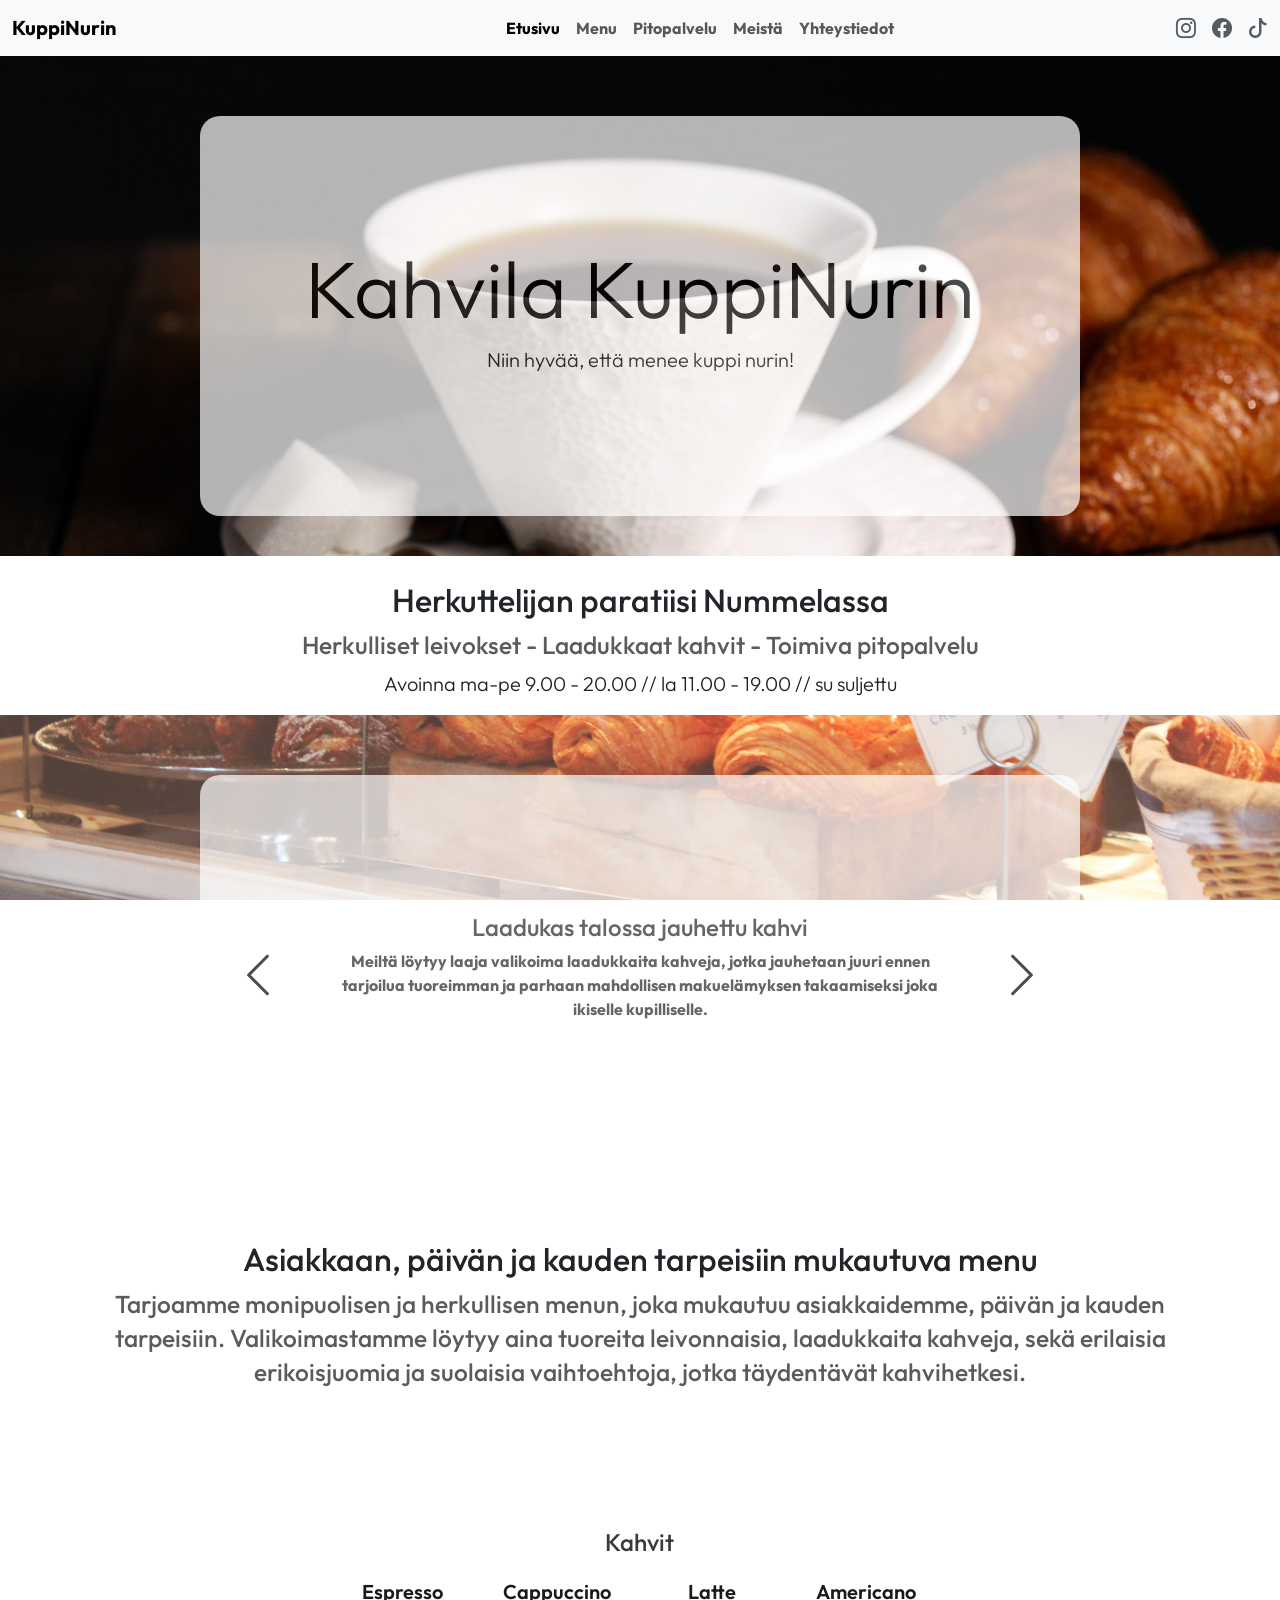
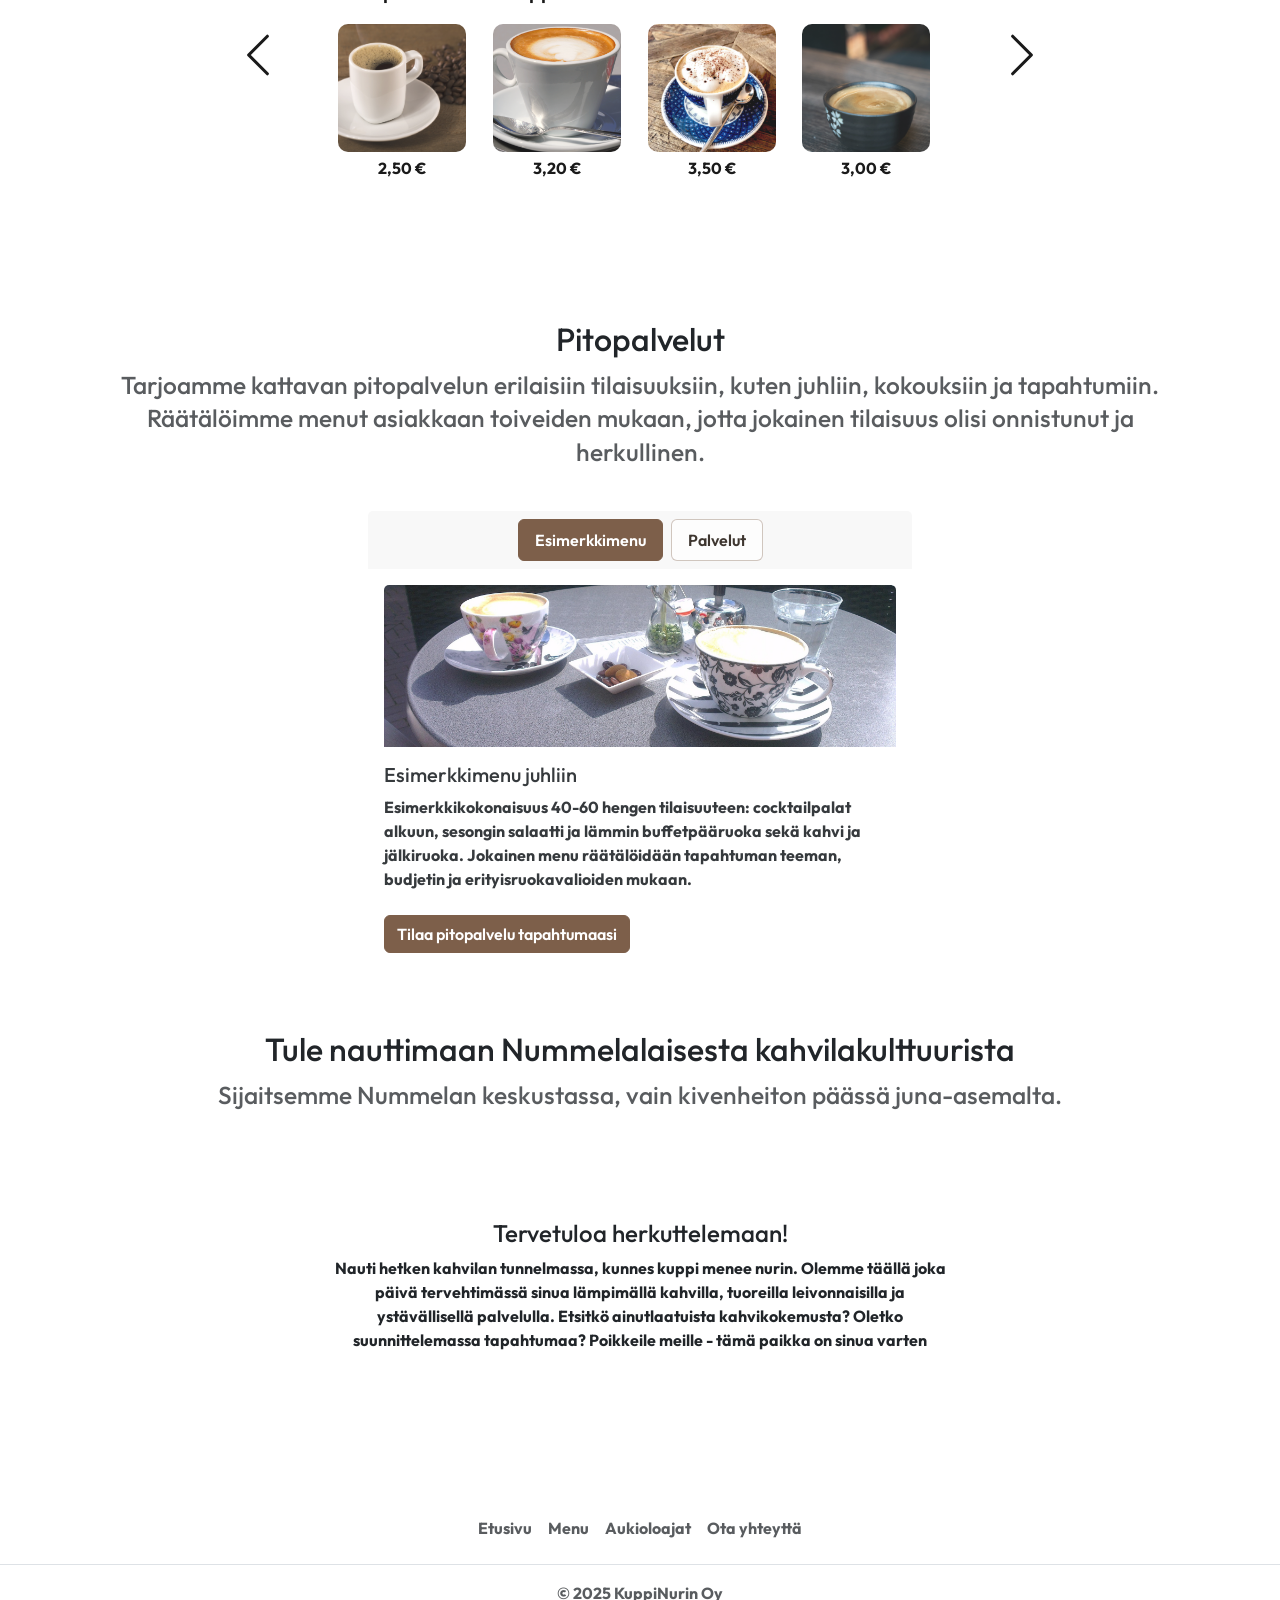
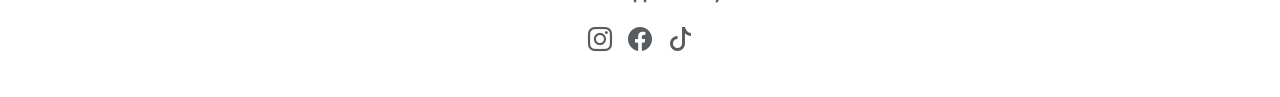
<file: index.html>
<!doctype html>
<html lang="fi">

<head>
  <!-- Global metadata, typography, and Bootstrap styles -->
  <meta charset="UTF-8" />
  <meta name="viewport" content="width=device-width, initial-scale=1.0" />
  <title>KuppiNurin | Etusivu</title>
  <link href="https://cdn.jsdelivr.net/npm/bootstrap@5.3.8/dist/css/bootstrap.min.css" rel="stylesheet"
    integrity="sha384-sRIl4kxILFvY47J16cr9ZwB07vP4J8+LH7qKQnuqkuIAvNWLzeN8tE5YBujZqJLB" crossorigin="anonymous" />
  <link rel="stylesheet" href="index_style.css" />
  <link rel="stylesheet" href="https://cdn.jsdelivr.net/npm/bootstrap-icons@1.11.3/font/bootstrap-icons.min.css" />
  <link rel="preconnect" href="https://fonts.googleapis.com" />
  <link rel="preconnect" href="https://fonts.gstatic.com" crossorigin />
  <link href="https://fonts.googleapis.com/css2?family=Outfit:wght@100..900&display=swap" rel="stylesheet" />
</head>

<body>
  <!-- Sticky top navigation and hero banner -->
  <header>
    <nav class="navbar navbar-expand-lg bg-body-tertiary justify-content-center" id="stickynav">
      <div class="container-fluid">
        <a class="navbar-brand" href="./index.html">KuppiNurin</a>
        <button class="navbar-toggler" type="button" data-bs-toggle="collapse"
          data-bs-target="#navbar-supported-content" aria-controls="navbar-supported-content" aria-expanded="false"
          aria-label="Toggle navigation">
          <span class="navbar-toggler-icon"></span>
        </button>
        <div class="collapse navbar-collapse" id="navbar-supported-content">
          <ul class="navbar-nav mx-auto mb-2 mb-lg-0">
            <li class="nav-item">
              <a class="nav-link active" aria-current="page" href="./index.html">Etusivu</a>
            </li>
            <li class="nav-item">
              <a class="nav-link" href="./menu.html">Menu</a>
            </li>
            <li class="nav-item">
              <a class="nav-link" href="./pitopalvelu.html">Pitopalvelu</a>
            </li>
            <li class="nav-item">
              <a class="nav-link" href="./meista.html">Meistä</a>
            </li>
            <li class="nav-item">
              <a class="nav-link" href="./yhteystiedot.html">Yhteystiedot</a>
            </li>
          </ul>
          <div class="d-flex align-items-center gap-3 ms-lg-auto mt-2 mt-lg-0">
            <a class="nav-link px-0 py-0 text-body-secondary" href="https://www.instagram.com" target="_blank"
              rel="noopener noreferrer" aria-label="Instagram">
              <i class="bi bi-instagram fs-5"></i>
            </a>
            <a class="nav-link px-0 py-0 text-body-secondary" href="https://www.facebook.com" target="_blank"
              rel="noopener noreferrer" aria-label="Facebook">
              <i class="bi bi-facebook fs-5"></i>
            </a>
            <a class="nav-link px-0 py-0 text-body-secondary" href="https://www.tiktok.com" target="_blank"
              rel="noopener noreferrer" aria-label="TikTok">
              <i class="bi bi-tiktok fs-5"></i>
            </a>
          </div>
        </div>
      </div>
    </nav>
    <section id="hero-section">
      <div class="container-fluid" id="hero">
        <div class="container" id="herobackground">
          <div class="container justify-content-center" id="hero-content">
            <h1 class="display-1">Kahvila KuppiNurin</h1>
            <p class="lead">Niin hyvää, että menee kuppi nurin!</p>
          </div>
        </div>
      </div>
    </section>
  </header>
  <main>
    <!-- Business intro and opening-hours summary -->
    <section id="business-section">
      <div class="container" id="openinghours">
        <div class="container" id="openinghourscontent">
          <h2>Herkuttelijan paratiisi Nummelassa</h2>
          <h3>
            <small class="text-muted">Herkulliset leivokset - Laadukkaat kahvit - Toimiva
              pitopalvelu</small>
          </h3>
          <p class="lead">
            Avoinna ma-pe 9.00 - 20.00 // la 11.00 - 19.00 // su suljettu
          </p>
        </div>
      </div>
    </section>
    <!-- About carousel describing core coffee shop services -->
    <section id="information-section">
      <div class="container-fluid" id="businessdescription">
        <div class="container" id="businessdescriptionbackground">
          <div class="container justify-content-center" id="businessdescriptioncontent">
            <div id="businessdescription-carousel" class="carousel slide">
              <div class="carousel-inner">
                <div class="carousel-item active">
                  <div class="d-flex justify-content-center align-items-center">
                    <div class="text-center" id="business-caption-1">
                      <h4>Laadukas talossa jauhettu kahvi</h4>
                      <p>
                        Meiltä löytyy laaja valikoima laadukkaita kahveja,
                        jotka jauhetaan juuri ennen tarjoilua tuoreimman ja
                        parhaan mahdollisen makuelämyksen takaamiseksi joka
                        ikiselle kupilliselle.
                      </p>
                    </div>
                  </div>
                </div>
                <div class="carousel-item">
                  <div class="d-flex justify-content-center align-items-center">
                    <div class="text-center" id="business-caption-2">
                      <h4>Tuoreet leivonnaiset</h4>
                      <p>
                        Tarjoamme päivittäin tuoreita leivonnaisia, kuten
                        croissanteja, muffinsseja, ja muita herkullisia
                        vaihtoehtoja, jotka täydentävät kahvihetkesi.
                      </p>
                    </div>
                  </div>
                </div>
                <div class="carousel-item">
                  <div class="d-flex justify-content-center align-items-center">
                    <div class="text-center" id="business-caption-3">
                      <h4>Kattava pitopalvelu</h4>
                      <p>
                        Tarjoamme kattavan pitopalvelun erilaisiin
                        tilaisuuksiin, kuten juhliin, kokouksiin ja
                        tapahtumiin. Räätälöimme menut asiakkaan toiveiden
                        mukaan, jotta jokainen tilaisuus olisi onnistunut ja
                        herkullinen.
                      </p>
                    </div>
                  </div>
                </div>
              </div>
              <button class="carousel-control-prev" type="button" data-bs-target="#businessdescription-carousel"
                data-bs-slide="prev">
                <span class="carousel-control-prev-icon" aria-hidden="true"></span>
                <span class="visually-hidden">Previous</span>
              </button>
              <button class="carousel-control-next" type="button" data-bs-target="#businessdescription-carousel"
                data-bs-slide="next">
                <span class="carousel-control-next-icon" aria-hidden="true"></span>
                <span class="visually-hidden">Next</span>
              </button>
            </div>
          </div>
        </div>
      </div>
    </section>
    <!-- Menu preview carousel with links to exact products on menu page -->
    <section id="menu-section">
      <div class="container" id="menusectionseparator">
        <div class="container" id="menusectionseparatorcontent">
          <h2>Asiakkaan, päivän ja kauden tarpeisiin mukautuva menu</h2>
          <h3>
            <small class="text-muted">Tarjoamme monipuolisen ja herkullisen menun, joka mukautuu
              asiakkaidemme, päivän ja kauden tarpeisiin. Valikoimastamme
              löytyy aina tuoreita leivonnaisia, laadukkaita kahveja, sekä
              erilaisia erikoisjuomia ja suolaisia vaihtoehtoja, jotka
              täydentävät kahvihetkesi.
            </small>
          </h3>
        </div>
      </div>
      <div class="container-fluid" id="menuexamples">
        <div class="container" id="menuexamplebackground">
          <div class="container justify-content-center" id="menuexamplecontent">
            <div id="menu-carousel" class="carousel slide">
              <div class="carousel-inner">
                <!-- Carousel slide: coffees -->
                <div class="carousel-item active">
                  <div class="d-flex justify-content-center align-items-center">
                    <div class="text-center">
                      <h4>Kahvit</h4>
                      <div class="row" id="image-caption-coffee">
                        <ul class="list-group list-group-horizontal-sm">
                          <li class="list-group-item">
                            <a href="./menu.html?product=espresso">Espresso</a>
                            <img src="images/menu_expresso.jpg" alt="Espresso" />
                            <p>2,50 €</p>
                          </li>
                          <li class="list-group-item">
                            <a href="./menu.html?product=cappuccino">Cappuccino</a>
                            <img src="images/menu_cappuccino.jpg" alt="Cappuccino" />
                            <p>3,20 €</p>
                          </li>
                          <li class="list-group-item">
                            <a href="./menu.html?product=latte">Latte</a>
                            <img src="images/menu_latte.jpg" alt="Latte" />
                            <p>3,50 €</p>
                          </li>
                          <li class="list-group-item">
                            <a href="./menu.html?product=americano">Americano</a>
                            <img src="images/menu_americano.jpg" alt="Americano" />
                            <p>3,00 €</p>
                          </li>
                        </ul>
                      </div>
                    </div>
                  </div>
                </div>

                <!-- Carousel slide: pastries -->
                <div class="carousel-item">
                  <div class="d-flex justify-content-center align-items-center">
                    <div class="text-center">
                      <h4>Leivonnaiset</h4>
                      <div class="row" id="image-caption-pastries">
                        <ul class="list-group list-group-horizontal-sm">
                          <li class="list-group-item">
                            <a href="./menu.html?product=croissant">Croisantti</a>
                            <img src="images/menu_croissant.jpg" alt="Croisantti" />
                            <p>3,80 €</p>
                          </li>
                          <li class="list-group-item">
                            <a href="./menu.html?product=muffinssi">Muffinssi</a>
                            <img src="images/menu_muffin.jpg" alt="Muffinssi" />
                            <p>4,20 €</p>
                          </li>
                          <li class="list-group-item">
                            <a href="./menu.html?product=korvapuusti">Korvapuusti</a>
                            <img src="images/menu_korvapuusti.jpg" alt="Korvapuusti" />
                            <p>3,60 €</p>
                          </li>
                          <li class="list-group-item">
                            <a href="./menu.html?product=suklaakakku">Suklaakakku</a>
                            <img src="images/menu_chocolatecake.jpg" alt="Suklaakakku" />
                            <p>5,40 €</p>
                          </li>
                        </ul>
                      </div>
                    </div>
                  </div>
                </div>

                <!-- Carousel slide: special drinks -->
                <div class="carousel-item">
                  <div class="d-flex justify-content-center align-items-center">
                    <div class="text-center">
                      <h4>Erikoisjuomat</h4>
                      <div class="row" id="image-caption-specialdrinks">
                        <ul class="list-group list-group-horizontal-sm">
                          <li class="list-group-item">
                            <a href="./menu.html?product=chai%20latte">Chai Latte</a>
                            <img src="images/menu_chailatte.jpg" alt="Chai Latte" />
                            <p>4,90 €</p>
                          </li>
                          <li class="list-group-item">
                            <a href="./menu.html?product=matcha%20latte">Matcha Latte</a>
                            <img src="images/menu_matchalatte.jpg" alt="Matcha Latte" />
                            <p>5,20 €</p>
                          </li>
                          <li class="list-group-item">
                            <a href="./menu.html?product=caramel%20latte">Caramel Latte</a>
                            <img src="images/menu_caramellatte.jpg" alt="Caramel Latte" />
                            <p>3,60 €</p>
                          </li>
                          <li class="list-group-item">
                            <a href="./menu.html?product=affogato">Affogato</a>
                            <img src="images/menu_affogato.jpg" alt="Affogato" />
                            <p>5,40 €</p>
                          </li>
                        </ul>
                      </div>
                    </div>
                  </div>
                </div>

                <!-- Carousel slide: savory items -->
                <div class="carousel-item">
                  <div class="d-flex justify-content-center align-items-center">
                    <div class="text-center">
                      <h4>Suolaiset</h4>
                      <div class="row" id="image-caption-savory">
                        <ul class="list-group list-group-horizontal-sm">
                          <li class="list-group-item">
                            <a href="./menu.html?product=kana%20panini">Kana panini</a>
                            <img src="images/menu_chickenpanini.jpg" alt="Kana panini" />
                            <p>6,90 €</p>
                          </li>
                          <li class="list-group-item">
                            <a href="./menu.html?product=feta%20piirakka">Feta piirakka</a>
                            <img src="images/menu_fetapie.jpg" alt="Feta piirakka" />
                            <p>5,80 €</p>
                          </li>
                          <li class="list-group-item">
                            <a href="./menu.html?product=tonnikala%20toast">Tonnikala toast</a>
                            <img src="images/menu_tunatoast.jpg" alt="Tonnikala toast" />
                            <p>6,40 €</p>
                          </li>
                          <li class="list-group-item">
                            <a href="./menu.html?product=kasvis%20wrap">Kasvis wrap</a>
                            <img src="images/menu_vegetablewrap.jpg" alt="Kasvis wrap" />
                            <p>6,20 €</p>
                          </li>
                        </ul>
                      </div>
                    </div>
                  </div>
                </div>
              </div>
              <button class="carousel-control-prev" type="button" data-bs-target="#menu-carousel" data-bs-slide="prev">
                <span class="carousel-control-prev-icon" aria-hidden="true"></span>
                <span class="visually-hidden">Previous</span>
              </button>
              <button class="carousel-control-next" type="button" data-bs-target="#menu-carousel" data-bs-slide="next">
                <span class="carousel-control-next-icon" aria-hidden="true"></span>
                <span class="visually-hidden">Next</span>
              </button>
            </div>
          </div>
        </div>
      </div>
    </section>
    <!-- Catering preview with tabbed card content -->
    <section id="catering-section">
      <div class="container" id="cateringssectionseparator">
        <div class="container" id="cateringssectionseparatorcontent">
          <h2>Pitopalvelut</h2>
          <h3>
            <small class="text-muted">Tarjoamme kattavan pitopalvelun erilaisiin tilaisuuksiin, kuten
              juhliin, kokouksiin ja tapahtumiin. Räätälöimme menut asiakkaan
              toiveiden mukaan, jotta jokainen tilaisuus olisi onnistunut ja
              herkullinen.
            </small>
          </h3>
        </div>
      </div>
      <div class="container-fluid" id="catering">
        <div class="container" id="cateringbackground">
          <div class="container justify-content-center" id="cateringcontent">
            <div class="card">
              <div class="card-header">
                <ul class="nav nav-pills card-header-pills" id="catering-tabs" role="tablist">
                  <li class="nav-item">
                    <button class="nav-link active" id="catering-menu-tab" data-bs-toggle="pill"
                      data-bs-target="#catering-menu" type="button" role="tab" aria-controls="catering-menu"
                      aria-selected="true">
                      Esimerkkimenu
                    </button>
                  </li>
                  <li class="nav-item">
                    <button class="nav-link" id="catering-info-tab" data-bs-toggle="pill"
                      data-bs-target="#catering-info" type="button" role="tab" aria-controls="catering-info"
                      aria-selected="false">
                      Palvelut
                    </button>
                  </li>
                </ul>
              </div>
              <div class="card-body">
                <div class="tab-content" id="catering-tabs-content">
                  <div class="tab-pane fade show active" id="catering-menu" role="tabpanel"
                    aria-labelledby="catering-menu-tab" tabindex="0">
                    <img src="images/home_catering_example_one.jpg" class="card-img-top"
                      alt="Pitopalvelun esimerkkimenu" />
                    <h5 class="card-title pt-3">Esimerkkimenu juhliin</h5>
                    <p class="card-text">
                      Esimerkkikokonaisuus 40-60 hengen tilaisuuteen:
                      cocktailpalat alkuun, sesongin salaatti ja lämmin
                      buffetpääruoka sekä kahvi ja jälkiruoka. Jokainen menu
                      räätälöidään tapahtuman teeman, budjetin ja
                      erityisruokavalioiden mukaan.
                    </p>
                    <a href="./pitopalvelu.html#order-form-section" class="btn catering-cta-btn">
                      Tilaa pitopalvelu tapahtumaasi
                    </a>
                  </div>
                  <div class="tab-pane fade" id="catering-info" role="tabpanel" aria-labelledby="catering-info-tab"
                    tabindex="0">
                    <img src="images/home_catering_example_two.jpg" class="card-img-top"
                      alt="Pitopalvelun palvelukuvaus" />
                    <h5 class="card-title pt-3">Pitopalvelun palvelut</h5>
                    <p class="card-text">
                      Toimitamme, katamme ja tarvittaessa hoidamme tarjoilun
                      Nummelan alueella. Saatavilla ovat myös astiavuokraus,
                      henkilöstö sekä kasvis-, vegaani- ja
                      allergiaystävälliset vaihtoehdot. Suosittelemme varausta
                      1-2 viikkoa etukäteen.
                    </p>
                    <a href="./pitopalvelu.html#order-form-section" class="btn catering-cta-btn">
                      Tilaa pitopalvelu tapahtumaasi
                    </a>
                  </div>
                </div>
              </div>
            </div>
          </div>
        </div>
      </div>
    </section>
    <!-- Experience section with tabs -->
    <section id="experience-section">
      <div class="container" id="experiencesectionseparator">
        <div class="container" id="experiencesectionseparatorcontent">
          <h2>Tule nauttimaan Nummelalaisesta kahvilakulttuurista</h2>
          <h3>
            <small class="text-muted">
              Sijaitsemme Nummelan keskustassa, vain kivenheiton päässä juna-asemalta.
            </small>
          </h3>
        </div>
      </div>
      <div class="container-fluid" id="experience">
        <div class="container" id="experiencebackground">
          <div class="container justify-content-center" id="experiencecontent">
            <div id="experience-text-content">
              <h4>Tervetuloa herkuttelemaan!</h4>
              <p>Nauti hetken kahvilan tunnelmassa, kunnes kuppi menee nurin. Olemme täällä joka päivä tervehtimässä
                sinua lämpimällä
                kahvilla, tuoreilla leivonnaisilla ja ystävällisellä palvelulla. Etsitkö ainutlaatuista kahvikokemusta?
                Oletko
                suunnittelemassa tapahtumaa? Poikkeile meille - tämä paikka on sinua varten</p>
            </div>
          </div>
        </div>
      </div>
    </section>
  </main>
  <!-- Footer links and copyright -->
  <footer class="py-3 my-4">
    <ul class="nav justify-content-center border-bottom pb-3 mb-3">
      <li class="nav-item">
        <a href="./index.html" class="nav-link px-2 text-body-secondary">Etusivu</a>
      </li>
      <li class="nav-item">
        <a href="./menu.html" class="nav-link px-2 text-body-secondary">Menu</a>
      </li>
      <li class="nav-item">
        <a href="index.html#openinghours" class="nav-link px-2 text-body-secondary">Aukioloajat</a>
      </li>
      <li class="nav-item">
        <a href="./yhteystiedot.html#contact-section" class="nav-link px-2 text-body-secondary">Ota yhteyttä</a>
      </li>
    </ul>
    <p class="text-center text-body-secondary">© 2025 KuppiNurin Oy</p>
    <div class="d-flex justify-content-center align-items-center gap-3 mt-2">
      <a class="text-body-secondary fs-4" href="https://www.instagram.com" target="_blank" rel="noopener noreferrer"
        aria-label="Instagram">
        <i class="bi bi-instagram" aria-hidden="true"></i>
      </a>
      <a class="text-body-secondary fs-4" href="https://www.facebook.com" target="_blank" rel="noopener noreferrer"
        aria-label="Facebook">
        <i class="bi bi-facebook" aria-hidden="true"></i>
      </a>
      <a class="text-body-secondary fs-4" href="https://www.tiktok.com" target="_blank" rel="noopener noreferrer"
        aria-label="TikTok">
        <i class="bi bi-tiktok" aria-hidden="true"></i>
      </a>
    </div>

  </footer>
  <!-- Bootstrap JavaScript + site-specific behavior -->
  <script src="https://cdn.jsdelivr.net/npm/bootstrap@5.3.8/dist/js/bootstrap.bundle.min.js"
    integrity="sha384-FKyoEForCGlyvwx9Hj09JcYn3nv7wiPVlz7YYwJrWVcXK/BmnVDxM+D2scQbITxI"
    crossorigin="anonymous"></script>
  <script src="app.js"></script>
</body>

</html>
</file>
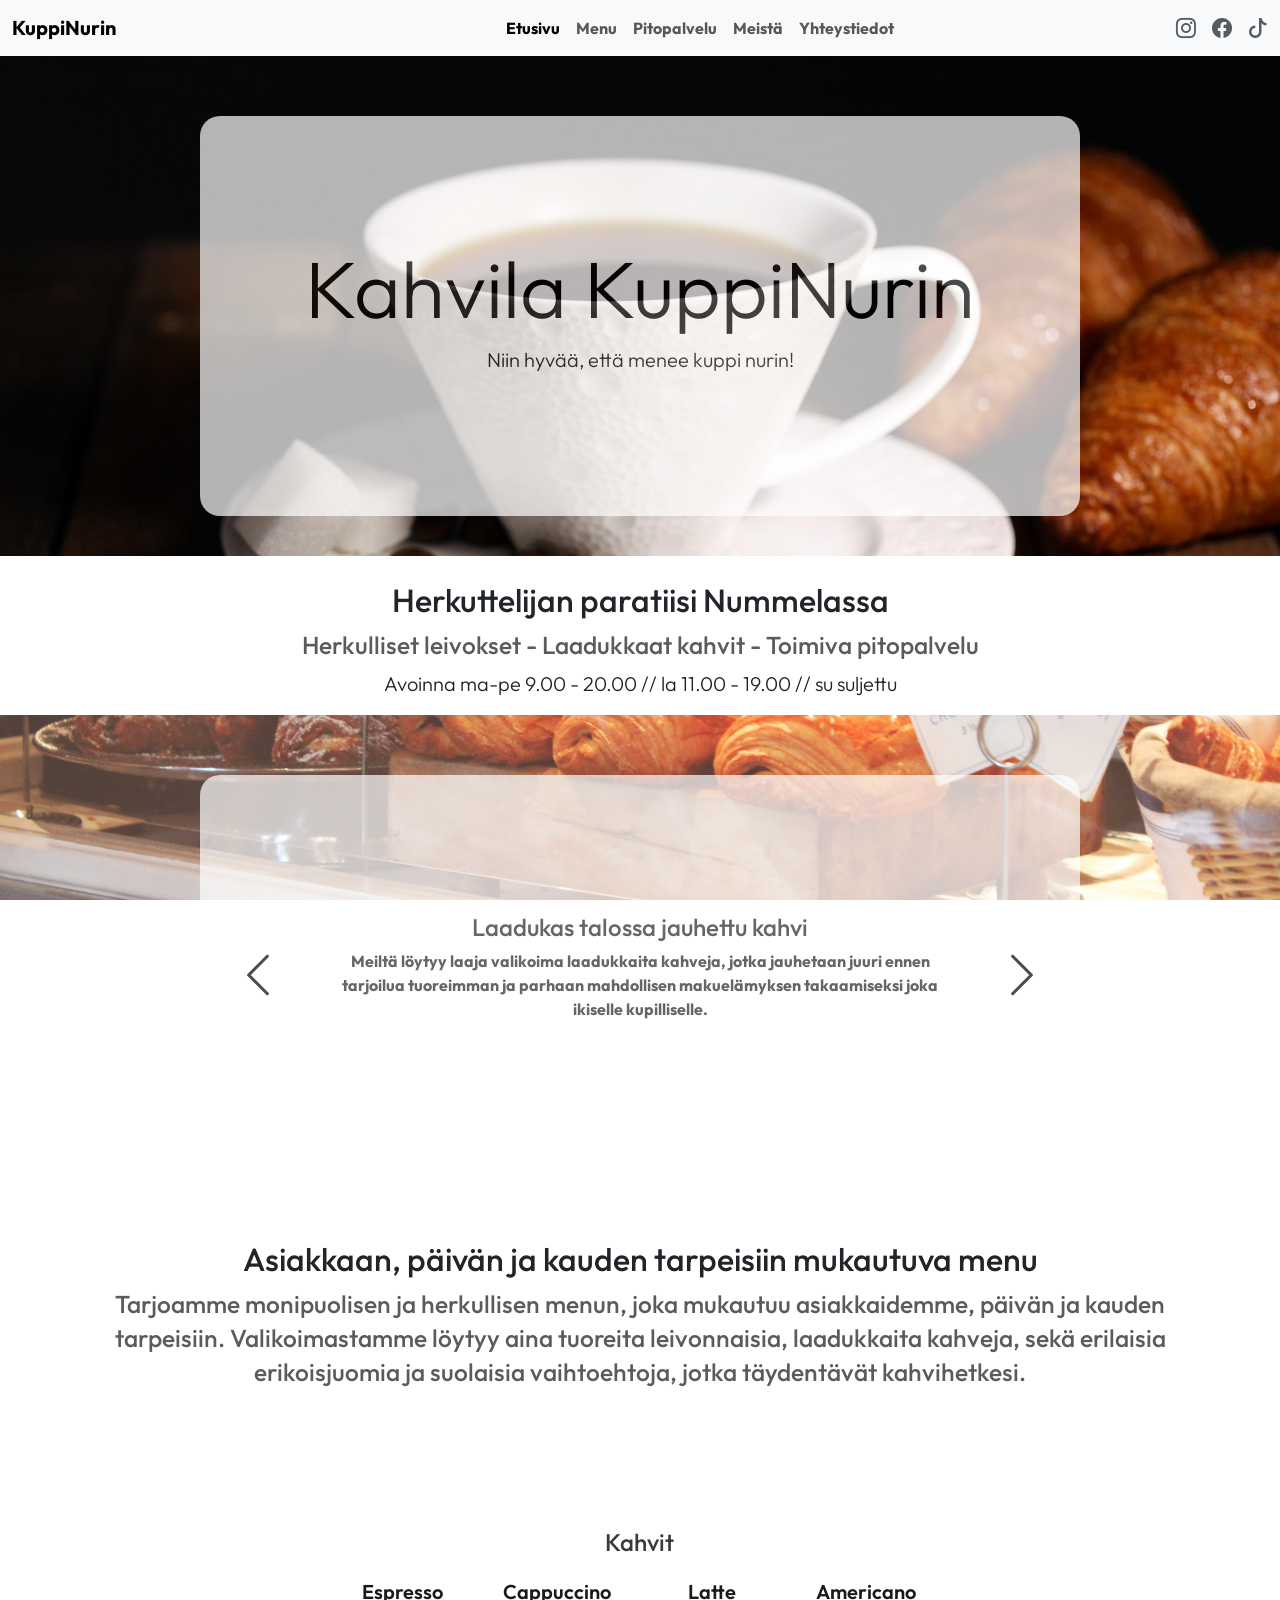
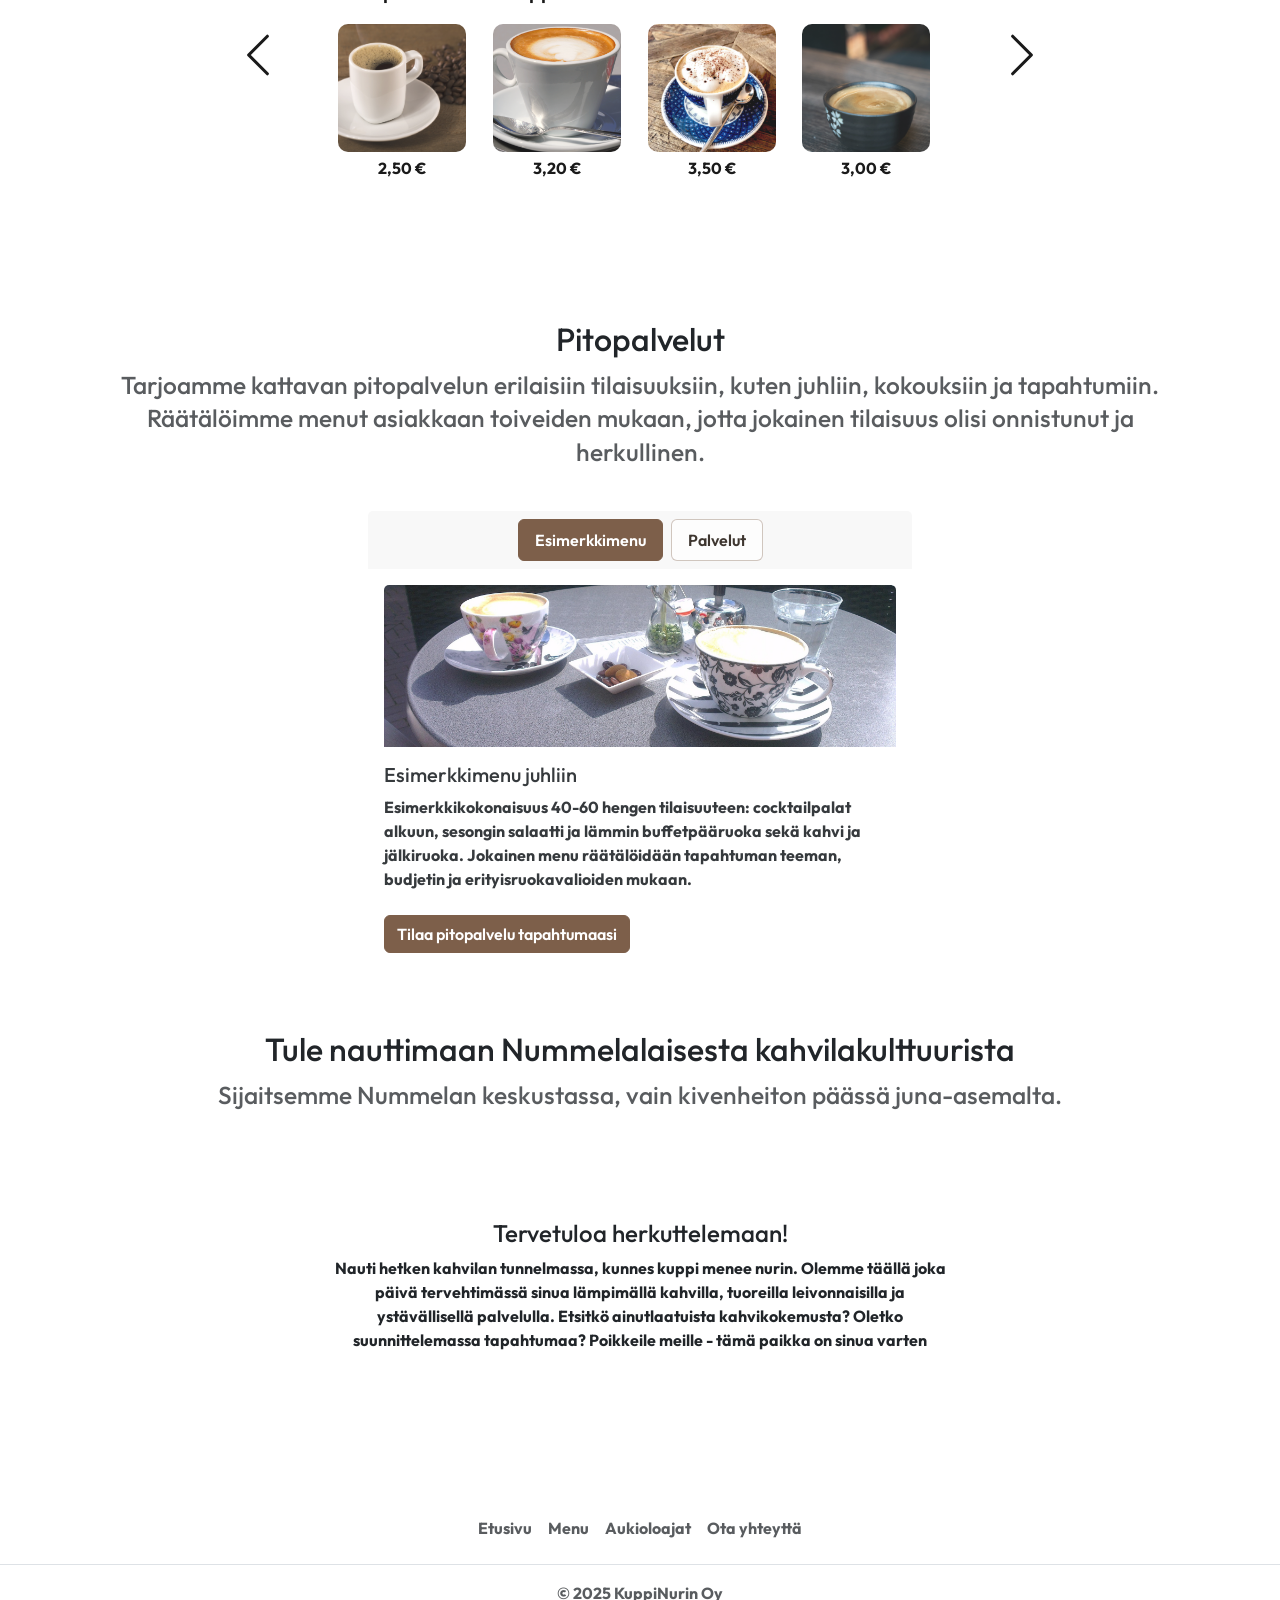
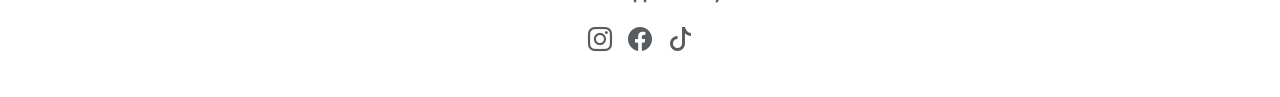
<file: html/index.html>
<!doctype html>
<html lang="fi">

<head>
  <!-- Global metadata, typography, and Bootstrap styles -->
  <meta charset="UTF-8" />
  <meta name="viewport" content="width=device-width, initial-scale=1.0" />
  <title>KuppiNurin | Etusivu</title>
  <link href="https://cdn.jsdelivr.net/npm/bootstrap@5.3.8/dist/css/bootstrap.min.css" rel="stylesheet"
    integrity="sha384-sRIl4kxILFvY47J16cr9ZwB07vP4J8+LH7qKQnuqkuIAvNWLzeN8tE5YBujZqJLB" crossorigin="anonymous" />
  <link rel="stylesheet" href="../css/index_style.css" />
  <link rel="stylesheet" href="https://cdn.jsdelivr.net/npm/bootstrap-icons@1.11.3/font/bootstrap-icons.min.css" />
  <link rel="preconnect" href="https://fonts.googleapis.com" />
  <link rel="preconnect" href="https://fonts.gstatic.com" crossorigin />
  <link href="https://fonts.googleapis.com/css2?family=Outfit:wght@100..900&display=swap" rel="stylesheet" />
</head>

<body>
  <!-- Sticky top navigation and hero banner -->
  <header>
    <nav class="navbar navbar-expand-lg bg-body-tertiary justify-content-center" id="stickynav">
      <div class="container-fluid">
        <a class="navbar-brand" href="./index.html">KuppiNurin</a>
        <button class="navbar-toggler" type="button" data-bs-toggle="collapse"
          data-bs-target="#navbar-supported-content" aria-controls="navbar-supported-content" aria-expanded="false"
          aria-label="Toggle navigation">
          <span class="navbar-toggler-icon"></span>
        </button>
        <div class="collapse navbar-collapse" id="navbar-supported-content">
          <ul class="navbar-nav mx-auto mb-2 mb-lg-0">
            <li class="nav-item">
              <a class="nav-link active" aria-current="page" href="./index.html">Etusivu</a>
            </li>
            <li class="nav-item">
              <a class="nav-link" href="./menu.html">Menu</a>
            </li>
            <li class="nav-item">
              <a class="nav-link" href="./pitopalvelu.html">Pitopalvelu</a>
            </li>
            <li class="nav-item">
              <a class="nav-link" href="./meista.html">Meistä</a>
            </li>
            <li class="nav-item">
              <a class="nav-link" href="./yhteystiedot.html">Yhteystiedot</a>
            </li>
          </ul>
          <div class="d-flex align-items-center gap-3 ms-lg-auto mt-2 mt-lg-0">
            <a class="nav-link px-0 py-0 text-body-secondary" href="https://www.instagram.com" target="_blank"
              rel="noopener noreferrer" aria-label="Instagram">
              <i class="bi bi-instagram fs-5"></i>
            </a>
            <a class="nav-link px-0 py-0 text-body-secondary" href="https://www.facebook.com" target="_blank"
              rel="noopener noreferrer" aria-label="Facebook">
              <i class="bi bi-facebook fs-5"></i>
            </a>
            <a class="nav-link px-0 py-0 text-body-secondary" href="https://www.tiktok.com" target="_blank"
              rel="noopener noreferrer" aria-label="TikTok">
              <i class="bi bi-tiktok fs-5"></i>
            </a>
          </div>
        </div>
      </div>
    </nav>
    <section id="hero-section">
      <div class="container-fluid" id="hero">
        <div class="container" id="herobackground">
          <div class="container justify-content-center" id="hero-content">
            <h1 class="display-1">Kahvila KuppiNurin</h1>
            <p class="lead">Niin hyvää, että menee kuppi nurin!</p>
          </div>
        </div>
      </div>
    </section>
  </header>
  <main>
    <!-- Business intro and opening-hours summary -->
    <section id="business-section">
      <div class="container" id="openinghours">
        <div class="container" id="openinghourscontent">
          <h2>Herkuttelijan paratiisi Nummelassa</h2>
          <h3>
            <small class="text-muted">Herkulliset leivokset - Laadukkaat kahvit - Toimiva
              pitopalvelu</small>
          </h3>
          <p class="lead">
            Avoinna ma-pe 9.00 - 20.00 // la 11.00 - 19.00 // su suljettu
          </p>
        </div>
      </div>
    </section>
    <!-- About carousel describing core coffee shop services -->
    <section id="information-section">
      <div class="container-fluid" id="businessdescription">
        <div class="container" id="businessdescriptionbackground">
          <div class="container justify-content-center" id="businessdescriptioncontent">
            <div id="businessdescription-carousel" class="carousel slide">
              <div class="carousel-inner">
                <div class="carousel-item active">
                  <div class="d-flex justify-content-center align-items-center">
                    <div class="text-center" id="business-caption-1">
                      <h4>Laadukas talossa jauhettu kahvi</h4>
                      <p>
                        Meiltä löytyy laaja valikoima laadukkaita kahveja,
                        jotka jauhetaan juuri ennen tarjoilua tuoreimman ja
                        parhaan mahdollisen makuelämyksen takaamiseksi joka
                        ikiselle kupilliselle.
                      </p>
                    </div>
                  </div>
                </div>
                <div class="carousel-item">
                  <div class="d-flex justify-content-center align-items-center">
                    <div class="text-center" id="business-caption-2">
                      <h4>Tuoreet leivonnaiset</h4>
                      <p>
                        Tarjoamme päivittäin tuoreita leivonnaisia, kuten
                        croissanteja, muffinsseja, ja muita herkullisia
                        vaihtoehtoja, jotka täydentävät kahvihetkesi.
                      </p>
                    </div>
                  </div>
                </div>
                <div class="carousel-item">
                  <div class="d-flex justify-content-center align-items-center">
                    <div class="text-center" id="business-caption-3">
                      <h4>Kattava pitopalvelu</h4>
                      <p>
                        Tarjoamme kattavan pitopalvelun erilaisiin
                        tilaisuuksiin, kuten juhliin, kokouksiin ja
                        tapahtumiin. Räätälöimme menut asiakkaan toiveiden
                        mukaan, jotta jokainen tilaisuus olisi onnistunut ja
                        herkullinen.
                      </p>
                    </div>
                  </div>
                </div>
              </div>
              <button class="carousel-control-prev" type="button" data-bs-target="#businessdescription-carousel"
                data-bs-slide="prev">
                <span class="carousel-control-prev-icon" aria-hidden="true"></span>
                <span class="visually-hidden">Previous</span>
              </button>
              <button class="carousel-control-next" type="button" data-bs-target="#businessdescription-carousel"
                data-bs-slide="next">
                <span class="carousel-control-next-icon" aria-hidden="true"></span>
                <span class="visually-hidden">Next</span>
              </button>
            </div>
          </div>
        </div>
      </div>
    </section>
    <!-- Menu preview carousel with links to exact products on menu page -->
    <section id="menu-section">
      <div class="container" id="menusectionseparator">
        <div class="container" id="menusectionseparatorcontent">
          <h2>Asiakkaan, päivän ja kauden tarpeisiin mukautuva menu</h2>
          <h3>
            <small class="text-muted">Tarjoamme monipuolisen ja herkullisen menun, joka mukautuu
              asiakkaidemme, päivän ja kauden tarpeisiin. Valikoimastamme
              löytyy aina tuoreita leivonnaisia, laadukkaita kahveja, sekä
              erilaisia erikoisjuomia ja suolaisia vaihtoehtoja, jotka
              täydentävät kahvihetkesi.
            </small>
          </h3>
        </div>
      </div>
      <div class="container-fluid" id="menuexamples">
        <div class="container" id="menuexamplebackground">
          <div class="container justify-content-center" id="menuexamplecontent">
            <div id="menu-carousel" class="carousel slide">
              <div class="carousel-inner">
                <!-- Carousel slide: coffees -->
                <div class="carousel-item active">
                  <div class="d-flex justify-content-center align-items-center">
                    <div class="text-center">
                      <h4>Kahvit</h4>
                      <div class="row" id="image-caption-coffee">
                        <ul class="list-group list-group-horizontal-sm">
                          <li class="list-group-item">
                            <a href="./menu.html?product=espresso">Espresso</a>
                            <img src="../images/menu_expresso.jpg" alt="Espresso" />
                            <p>2,50 €</p>
                          </li>
                          <li class="list-group-item">
                            <a href="./menu.html?product=cappuccino">Cappuccino</a>
                            <img src="../images/menu_cappuccino.jpg" alt="Cappuccino" />
                            <p>3,20 €</p>
                          </li>
                          <li class="list-group-item">
                            <a href="./menu.html?product=latte">Latte</a>
                            <img src="../images/menu_latte.jpg" alt="Latte" />
                            <p>3,50 €</p>
                          </li>
                          <li class="list-group-item">
                            <a href="./menu.html?product=americano">Americano</a>
                            <img src="../images/menu_americano.jpg" alt="Americano" />
                            <p>3,00 €</p>
                          </li>
                        </ul>
                      </div>
                    </div>
                  </div>
                </div>

                <!-- Carousel slide: pastries -->
                <div class="carousel-item">
                  <div class="d-flex justify-content-center align-items-center">
                    <div class="text-center">
                      <h4>Leivonnaiset</h4>
                      <div class="row" id="image-caption-pastries">
                        <ul class="list-group list-group-horizontal-sm">
                          <li class="list-group-item">
                            <a href="./menu.html?product=croissant">Croisantti</a>
                            <img src="../images/menu_croissant.jpg" alt="Croisantti" />
                            <p>3,80 €</p>
                          </li>
                          <li class="list-group-item">
                            <a href="./menu.html?product=muffinssi">Muffinssi</a>
                            <img src="../images/menu_muffin.jpg" alt="Muffinssi" />
                            <p>4,20 €</p>
                          </li>
                          <li class="list-group-item">
                            <a href="./menu.html?product=korvapuusti">Korvapuusti</a>
                            <img src="../images/menu_korvapuusti.jpg" alt="Korvapuusti" />
                            <p>3,60 €</p>
                          </li>
                          <li class="list-group-item">
                            <a href="./menu.html?product=suklaakakku">Suklaakakku</a>
                            <img src="../images/menu_chocolatecake.jpg" alt="Suklaakakku" />
                            <p>5,40 €</p>
                          </li>
                        </ul>
                      </div>
                    </div>
                  </div>
                </div>

                <!-- Carousel slide: special drinks -->
                <div class="carousel-item">
                  <div class="d-flex justify-content-center align-items-center">
                    <div class="text-center">
                      <h4>Erikoisjuomat</h4>
                      <div class="row" id="image-caption-specialdrinks">
                        <ul class="list-group list-group-horizontal-sm">
                          <li class="list-group-item">
                            <a href="./menu.html?product=chai%20latte">Chai Latte</a>
                            <img src="../images/menu_chailatte.jpg" alt="Chai Latte" />
                            <p>4,90 €</p>
                          </li>
                          <li class="list-group-item">
                            <a href="./menu.html?product=matcha%20latte">Matcha Latte</a>
                            <img src="../images/menu_matchalatte.jpg" alt="Matcha Latte" />
                            <p>5,20 €</p>
                          </li>
                          <li class="list-group-item">
                            <a href="./menu.html?product=caramel%20latte">Caramel Latte</a>
                            <img src="../images/menu_caramellatte.jpg" alt="Caramel Latte" />
                            <p>3,60 €</p>
                          </li>
                          <li class="list-group-item">
                            <a href="./menu.html?product=affogato">Affogato</a>
                            <img src="../images/menu_affogato.jpg" alt="Affogato" />
                            <p>5,40 €</p>
                          </li>
                        </ul>
                      </div>
                    </div>
                  </div>
                </div>

                <!-- Carousel slide: savory items -->
                <div class="carousel-item">
                  <div class="d-flex justify-content-center align-items-center">
                    <div class="text-center">
                      <h4>Suolaiset</h4>
                      <div class="row" id="image-caption-savory">
                        <ul class="list-group list-group-horizontal-sm">
                          <li class="list-group-item">
                            <a href="./menu.html?product=kana%20panini">Kana panini</a>
                            <img src="../images/menu_chickenpanini.jpg" alt="Kana panini" />
                            <p>6,90 €</p>
                          </li>
                          <li class="list-group-item">
                            <a href="./menu.html?product=feta%20piirakka">Feta piirakka</a>
                            <img src="../images/menu_fetapie.jpg" alt="Feta piirakka" />
                            <p>5,80 €</p>
                          </li>
                          <li class="list-group-item">
                            <a href="./menu.html?product=tonnikala%20toast">Tonnikala toast</a>
                            <img src="../images/menu_tunatoast.jpg" alt="Tonnikala toast" />
                            <p>6,40 €</p>
                          </li>
                          <li class="list-group-item">
                            <a href="./menu.html?product=kasvis%20wrap">Kasvis wrap</a>
                            <img src="../images/menu_vegetablewrap.jpg" alt="Kasvis wrap" />
                            <p>6,20 €</p>
                          </li>
                        </ul>
                      </div>
                    </div>
                  </div>
                </div>
              </div>
              <button class="carousel-control-prev" type="button" data-bs-target="#menu-carousel" data-bs-slide="prev">
                <span class="carousel-control-prev-icon" aria-hidden="true"></span>
                <span class="visually-hidden">Previous</span>
              </button>
              <button class="carousel-control-next" type="button" data-bs-target="#menu-carousel" data-bs-slide="next">
                <span class="carousel-control-next-icon" aria-hidden="true"></span>
                <span class="visually-hidden">Next</span>
              </button>
            </div>
          </div>
        </div>
      </div>
    </section>
    <!-- Catering preview with tabbed card content -->
    <section id="catering-section">
      <div class="container" id="cateringssectionseparator">
        <div class="container" id="cateringssectionseparatorcontent">
          <h2>Pitopalvelut</h2>
          <h3>
            <small class="text-muted">Tarjoamme kattavan pitopalvelun erilaisiin tilaisuuksiin, kuten
              juhliin, kokouksiin ja tapahtumiin. Räätälöimme menut asiakkaan
              toiveiden mukaan, jotta jokainen tilaisuus olisi onnistunut ja
              herkullinen.
            </small>
          </h3>
        </div>
      </div>
      <div class="container-fluid" id="catering">
        <div class="container" id="cateringbackground">
          <div class="container justify-content-center" id="cateringcontent">
            <div class="card">
              <div class="card-header">
                <ul class="nav nav-pills card-header-pills" id="catering-tabs" role="tablist">
                  <li class="nav-item">
                    <button class="nav-link active" id="catering-menu-tab" data-bs-toggle="pill"
                      data-bs-target="#catering-menu" type="button" role="tab" aria-controls="catering-menu"
                      aria-selected="true">
                      Esimerkkimenu
                    </button>
                  </li>
                  <li class="nav-item">
                    <button class="nav-link" id="catering-info-tab" data-bs-toggle="pill"
                      data-bs-target="#catering-info" type="button" role="tab" aria-controls="catering-info"
                      aria-selected="false">
                      Palvelut
                    </button>
                  </li>
                </ul>
              </div>
              <div class="card-body">
                <div class="tab-content" id="catering-tabs-content">
                  <div class="tab-pane fade show active" id="catering-menu" role="tabpanel"
                    aria-labelledby="catering-menu-tab" tabindex="0">
                    <img src="../images/home_catering_example_one.jpg" class="card-img-top"
                      alt="Pitopalvelun esimerkkimenu" />
                    <h5 class="card-title pt-3">Esimerkkimenu juhliin</h5>
                    <p class="card-text">
                      Esimerkkikokonaisuus 40-60 hengen tilaisuuteen:
                      cocktailpalat alkuun, sesongin salaatti ja lämmin
                      buffetpääruoka sekä kahvi ja jälkiruoka. Jokainen menu
                      räätälöidään tapahtuman teeman, budjetin ja
                      erityisruokavalioiden mukaan.
                    </p>
                    <a href="./pitopalvelu.html#order-form-section" class="btn catering-cta-btn">
                      Tilaa pitopalvelu tapahtumaasi
                    </a>
                  </div>
                  <div class="tab-pane fade" id="catering-info" role="tabpanel" aria-labelledby="catering-info-tab"
                    tabindex="0">
                    <img src="../images/home_catering_example_two.jpg" class="card-img-top"
                      alt="Pitopalvelun palvelukuvaus" />
                    <h5 class="card-title pt-3">Pitopalvelun palvelut</h5>
                    <p class="card-text">
                      Toimitamme, katamme ja tarvittaessa hoidamme tarjoilun
                      Nummelan alueella. Saatavilla ovat myös astiavuokraus,
                      henkilöstö sekä kasvis-, vegaani- ja
                      allergiaystävälliset vaihtoehdot. Suosittelemme varausta
                      1-2 viikkoa etukäteen.
                    </p>
                    <a href="./pitopalvelu.html#order-form-section" class="btn catering-cta-btn">
                      Tilaa pitopalvelu tapahtumaasi
                    </a>
                  </div>
                </div>
              </div>
            </div>
          </div>
        </div>
      </div>
    </section>
    <!-- Experience section with tabs -->
    <section id="experience-section">
      <div class="container" id="experiencesectionseparator">
        <div class="container" id="experiencesectionseparatorcontent">
          <h2>Tule nauttimaan Nummelalaisesta kahvilakulttuurista</h2>
          <h3>
            <small class="text-muted">
              Sijaitsemme Nummelan keskustassa, vain kivenheiton päässä juna-asemalta.
            </small>
          </h3>
        </div>
      </div>
      <div class="container-fluid" id="experience">
        <div class="container" id="experiencebackground">
          <div class="container justify-content-center" id="experiencecontent">
            <div id="experience-text-content">
              <h4>Tervetuloa herkuttelemaan!</h4>
              <p>Nauti hetken kahvilan tunnelmassa, kunnes kuppi menee nurin. Olemme täällä joka päivä tervehtimässä
                sinua lämpimällä
                kahvilla, tuoreilla leivonnaisilla ja ystävällisellä palvelulla. Etsitkö ainutlaatuista kahvikokemusta?
                Oletko
                suunnittelemassa tapahtumaa? Poikkeile meille - tämä paikka on sinua varten</p>
            </div>
          </div>
        </div>
      </div>
    </section>
  </main>
  <!-- Footer links and copyright -->
  <footer class="py-3 my-4">
    <ul class="nav justify-content-center border-bottom pb-3 mb-3">
      <li class="nav-item">
        <a href="./index.html" class="nav-link px-2 text-body-secondary">Etusivu</a>
      </li>
      <li class="nav-item">
        <a href="./menu.html" class="nav-link px-2 text-body-secondary">Menu</a>
      </li>
      <li class="nav-item">
        <a href="index.html#openinghours" class="nav-link px-2 text-body-secondary">Aukioloajat</a>
      </li>
      <li class="nav-item">
        <a href="./yhteystiedot.html#contact-section" class="nav-link px-2 text-body-secondary">Ota yhteyttä</a>
      </li>
    </ul>
    <p class="text-center text-body-secondary">© 2025 KuppiNurin Oy</p>
    <div class="d-flex justify-content-center align-items-center gap-3 mt-2">
      <a class="text-body-secondary fs-4" href="https://www.instagram.com" target="_blank" rel="noopener noreferrer"
        aria-label="Instagram">
        <i class="bi bi-instagram" aria-hidden="true"></i>
      </a>
      <a class="text-body-secondary fs-4" href="https://www.facebook.com" target="_blank" rel="noopener noreferrer"
        aria-label="Facebook">
        <i class="bi bi-facebook" aria-hidden="true"></i>
      </a>
      <a class="text-body-secondary fs-4" href="https://www.tiktok.com" target="_blank" rel="noopener noreferrer"
        aria-label="TikTok">
        <i class="bi bi-tiktok" aria-hidden="true"></i>
      </a>
    </div>

  </footer>
  <!-- Bootstrap JavaScript + site-specific behavior -->
  <script src="https://cdn.jsdelivr.net/npm/bootstrap@5.3.8/dist/js/bootstrap.bundle.min.js"
    integrity="sha384-FKyoEForCGlyvwx9Hj09JcYn3nv7wiPVlz7YYwJrWVcXK/BmnVDxM+D2scQbITxI"
    crossorigin="anonymous"></script>
  <script src="../js/app.js"></script>
</body>

</html>
</file>
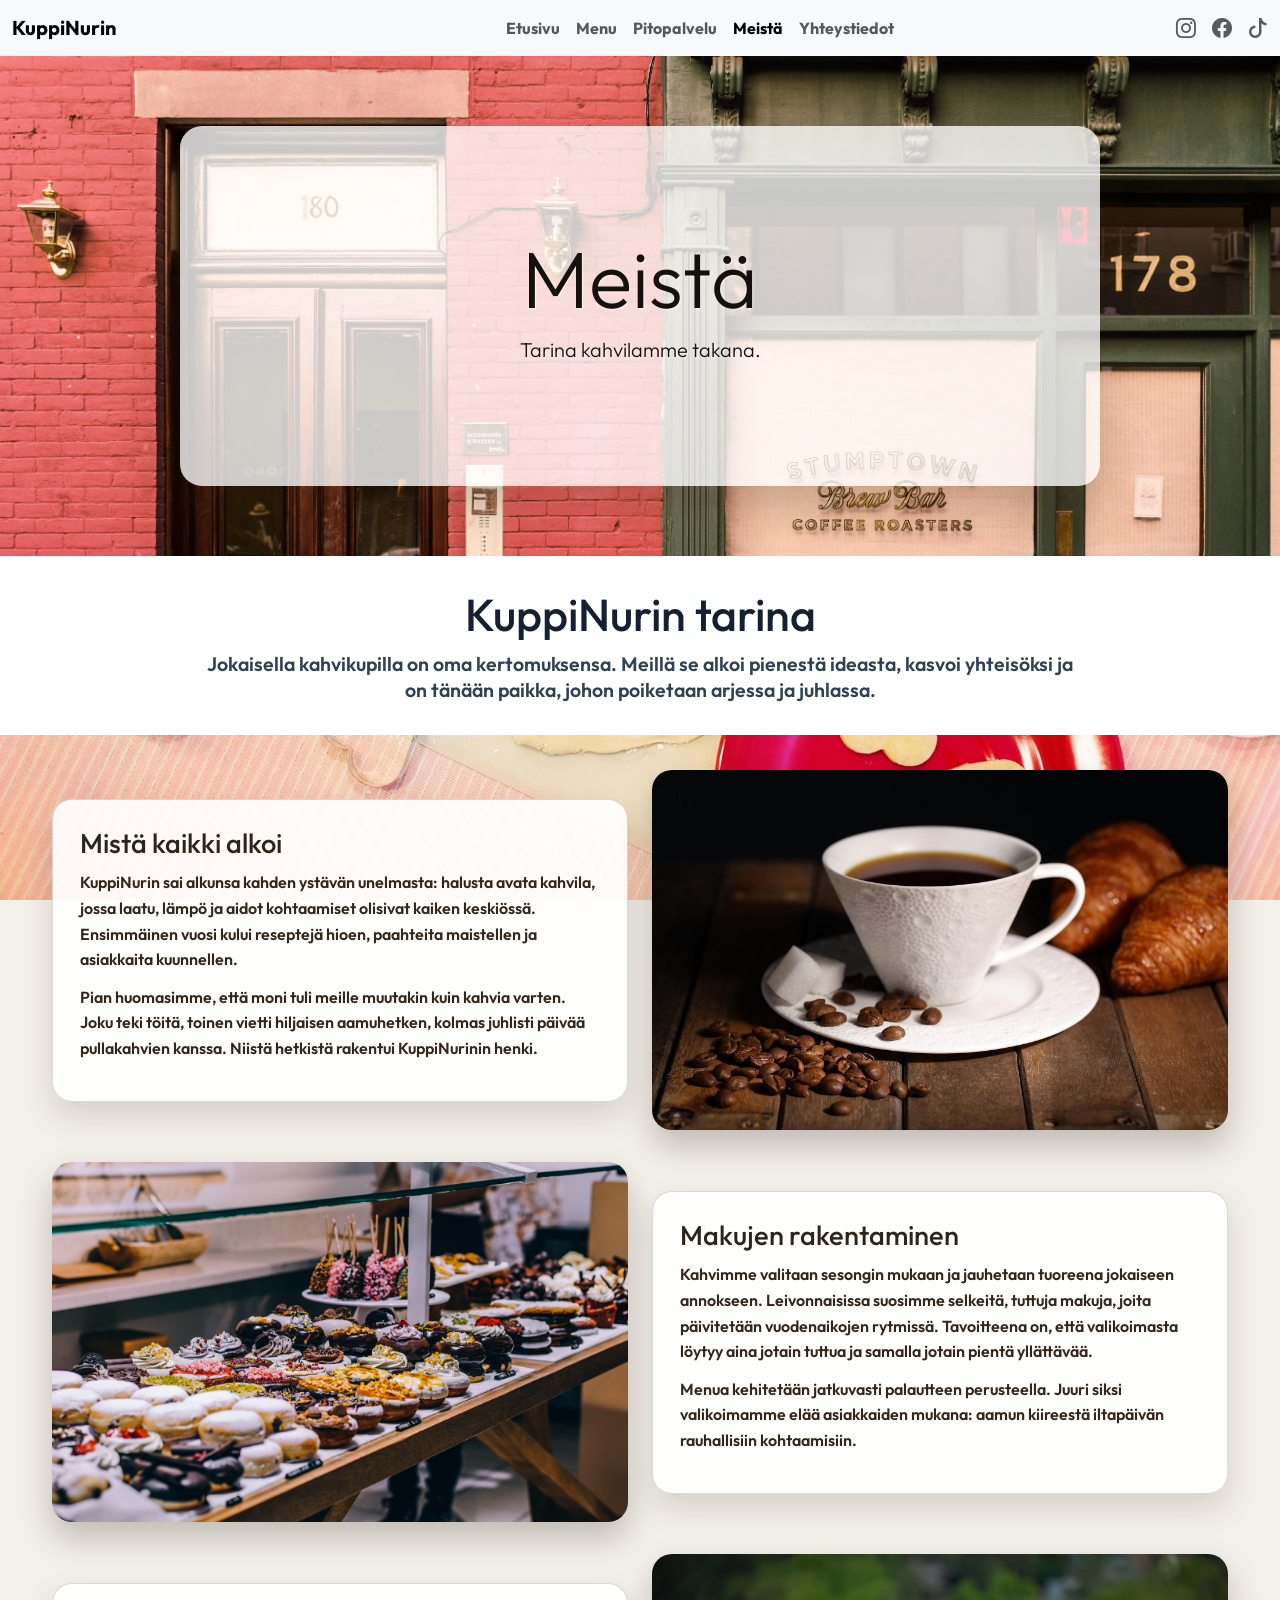
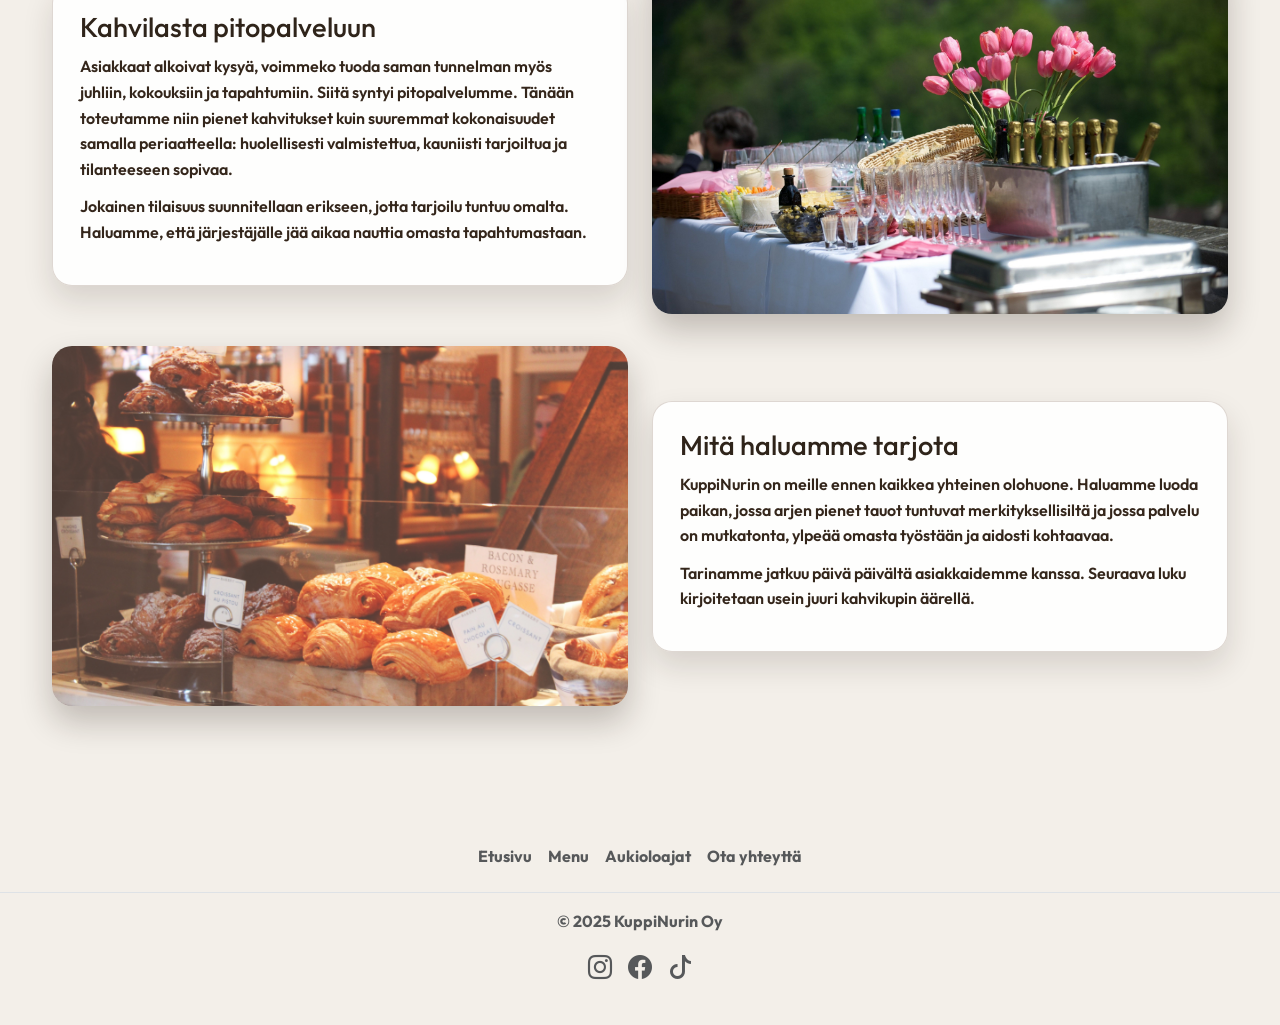
<file: meista.html>
<!doctype html>
<html lang="fi">

<head>
    <!-- Global metadata, typography, and Bootstrap styles -->
    <meta charset="UTF-8" />
    <meta name="viewport" content="width=device-width, initial-scale=1.0" />
    <title>KuppiNurin | Meistä</title>
    <link href="https://cdn.jsdelivr.net/npm/bootstrap@5.3.8/dist/css/bootstrap.min.css" rel="stylesheet"
        integrity="sha384-sRIl4kxILFvY47J16cr9ZwB07vP4J8+LH7qKQnuqkuIAvNWLzeN8tE5YBujZqJLB" crossorigin="anonymous" />
    <link rel="stylesheet" href="meista_style.css" />
    <link rel="stylesheet" href="https://cdn.jsdelivr.net/npm/bootstrap-icons@1.11.3/font/bootstrap-icons.min.css" />
    <link rel="preconnect" href="https://fonts.googleapis.com" />
    <link rel="preconnect" href="https://fonts.gstatic.com" crossorigin />
    <link href="https://fonts.googleapis.com/css2?family=Outfit:wght@100..900&display=swap" rel="stylesheet" />
</head>

<body>
    <!-- Sticky top navigation and menu hero area -->
    <header>
        <nav class="navbar navbar-expand-lg bg-body-tertiary justify-content-center" id="stickynav">
            <div class="container-fluid">
                <a class="navbar-brand" href="./index.html">KuppiNurin</a>
                <button class="navbar-toggler" type="button" data-bs-toggle="collapse"
                    data-bs-target="#navbar-supported-content" aria-controls="navbar-supported-content"
                    aria-expanded="false" aria-label="Toggle navigation">
                    <span class="navbar-toggler-icon"></span>
                </button>
                <div class="collapse navbar-collapse" id="navbar-supported-content">
                    <ul class="navbar-nav mx-auto mb-2 mb-lg-0">
                        <li class="nav-item">
                            <a class="nav-link active" aria-current="page" href="./index.html">Etusivu</a>
                        </li>
                        <li class="nav-item">
                            <a class="nav-link" href="./menu.html">Menu</a>
                        </li>
                        <li class="nav-item">
                            <a class="nav-link" href="./pitopalvelu.html">Pitopalvelu</a>
                        </li>
                        <li class="nav-item">
                            <a class="nav-link" href="./meista.html">Meistä</a>
                        </li>
                        <li class="nav-item">
                            <a class="nav-link" href="./yhteystiedot.html">Yhteystiedot</a>
                        </li>
                    </ul>
                    <div class="d-flex align-items-center gap-3 ms-lg-auto mt-2 mt-lg-0">
                        <a class="nav-link px-0 py-0 text-body-secondary" href="https://www.instagram.com"
                            target="_blank" rel="noopener noreferrer" aria-label="Instagram">
                            <i class="bi bi-instagram fs-5"></i>
                        </a>
                        <a class="nav-link px-0 py-0 text-body-secondary" href="https://www.facebook.com"
                            target="_blank" rel="noopener noreferrer" aria-label="Facebook">
                            <i class="bi bi-facebook fs-5"></i>
                        </a>
                        <a class="nav-link px-0 py-0 text-body-secondary" href="https://www.tiktok.com" target="_blank"
                            rel="noopener noreferrer" aria-label="TikTok">
                            <i class="bi bi-tiktok fs-5"></i>
                        </a>
                    </div>
                </div>
            </div>
        </nav>
        <section id="hero-section">
            <div class="container-fluid" id="hero">
                <div class="container" id="herobackground">
                    <div class="container justify-content-center" id="hero-content">
                        <h1 class="display-1">Meistä</h1>
                        <p class="lead">Tarina kahvilamme takana.</p>
                    </div>
                </div>
            </div>
        </section>
    </header>
    <main>
        <!-- About us section -->
        <section id="about-us">
            <div id="about-intro-band">
                <div class="container" id="about-intro-content">
                    <h2>KuppiNurin tarina</h2>
                    <p>
                        Jokaisella kahvikupilla on oma kertomuksensa. Meillä se alkoi
                        pienestä ideasta, kasvoi yhteisöksi ja on tänään paikka, johon
                        poiketaan arjessa ja juhlassa.
                    </p>
                </div>
            </div>

            <div class="container story-wrapper">
                <article class="story-block row g-4 align-items-center">
                    <div class="col-12 col-lg-6">
                        <div class="story-text-card">
                            <h3>Mistä kaikki alkoi</h3>
                            <p>
                                KuppiNurin sai alkunsa kahden ystävän unelmasta: halusta avata
                                kahvila, jossa laatu, lämpö ja aidot kohtaamiset olisivat
                                kaiken keskiössä. Ensimmäinen vuosi kului reseptejä hioen,
                                paahteita maistellen ja asiakkaita kuunnellen.
                            </p>
                            <p>
                                Pian huomasimme, että moni tuli meille muutakin kuin kahvia
                                varten. Joku teki töitä, toinen vietti hiljaisen aamuhetken,
                                kolmas juhlisti päivää pullakahvien kanssa. Niistä hetkistä
                                rakentui KuppiNurinin henki.
                            </p>
                            <figure class="story-image-card story-image-mobile">
                                <img src="images/hero_home_image.jpg" alt="KuppiNurinin tunnelmallinen kahvila-aamu" />
                            </figure>
                        </div>
                    </div>
                    <div class="col-12 col-lg-6">
                        <figure class="story-image-card story-image-desktop">
                            <img src="images/hero_home_image.jpg" alt="KuppiNurinin tunnelmallinen kahvila-aamu" />
                        </figure>
                    </div>
                </article>

                <article class="story-block row g-4 align-items-center flex-lg-row-reverse">
                    <div class="col-12 col-lg-6">
                        <div class="story-text-card">
                            <h3>Makujen rakentaminen</h3>
                            <p>
                                Kahvimme valitaan sesongin mukaan ja jauhetaan tuoreena
                                jokaiseen annokseen. Leivonnaisissa suosimme selkeitä, tuttuja
                                makuja, joita päivitetään vuodenaikojen rytmissä. Tavoitteena
                                on, että valikoimasta löytyy aina jotain tuttua ja samalla
                                jotain pientä yllättävää.
                            </p>
                            <p>
                                Menua kehitetään jatkuvasti palautteen perusteella. Juuri
                                siksi valikoimamme elää asiakkaiden mukana: aamun kiireestä
                                iltapäivän rauhallisiin kohtaamisiin.
                            </p>
                            <figure class="story-image-card story-image-mobile">
                                <img src="images/menusection_home_image.jpg"
                                    alt="Kahvilan menu ja päivän leivonnaisia" />
                            </figure>
                        </div>
                    </div>
                    <div class="col-12 col-lg-6">
                        <figure class="story-image-card story-image-desktop">
                            <img src="images/menusection_home_image.jpg" alt="Kahvilan menu ja päivän leivonnaisia" />
                        </figure>
                    </div>
                </article>

                <article class="story-block row g-4 align-items-center">
                    <div class="col-12 col-lg-6">
                        <div class="story-text-card">
                            <h3>Kahvilasta pitopalveluun</h3>
                            <p>
                                Asiakkaat alkoivat kysyä, voimmeko tuoda saman tunnelman myös
                                juhliin, kokouksiin ja tapahtumiin. Siitä syntyi
                                pitopalvelumme. Tänään toteutamme niin pienet kahvitukset kuin
                                suuremmat kokonaisuudet samalla periaatteella: huolellisesti
                                valmistettua, kauniisti tarjoiltua ja tilanteeseen sopivaa.
                            </p>
                            <p>
                                Jokainen tilaisuus suunnitellaan erikseen, jotta tarjoilu
                                tuntuu omalta. Haluamme, että järjestäjälle jää aikaa nauttia
                                omasta tapahtumastaan.
                            </p>
                            <figure class="story-image-card story-image-mobile">
                                <img src="images/catering_home_image.jpg" alt="KuppiNurinin pitopalvelun kattaus" />
                            </figure>
                        </div>
                    </div>
                    <div class="col-12 col-lg-6">
                        <figure class="story-image-card story-image-desktop">
                            <img src="images/catering_home_image.jpg" alt="KuppiNurinin pitopalvelun kattaus" />
                        </figure>
                    </div>
                </article>

                <article class="story-block row g-4 align-items-center flex-lg-row-reverse">
                    <div class="col-12 col-lg-6">
                        <div class="story-text-card">
                            <h3>Mitä haluamme tarjota</h3>
                            <p>
                                KuppiNurin on meille ennen kaikkea yhteinen olohuone. Haluamme
                                luoda paikan, jossa arjen pienet tauot tuntuvat
                                merkityksellisiltä ja jossa palvelu on mutkatonta, ylpeää
                                omasta työstään ja aidosti kohtaavaa.
                            </p>
                            <p>
                                Tarinamme jatkuu päivä päivältä asiakkaidemme kanssa. Seuraava
                                luku kirjoitetaan usein juuri kahvikupin äärellä.
                            </p>
                            <figure class="story-image-card story-image-mobile">
                                <img src="images/infosection_home_image.jpg"
                                    alt="Asiakkaat nauttimassa kahvihetkesta" />
                            </figure>
                        </div>
                    </div>
                    <div class="col-12 col-lg-6">
                        <figure class="story-image-card story-image-desktop">
                            <img src="images/infosection_home_image.jpg" alt="Asiakkaat nauttimassa kahvihetkesta" />
                        </figure>
                    </div>
                </article>
            </div>
        </section>
    </main>
    <!-- Footer links and copyright -->
    <footer class="py-3 my-4">
        <ul class="nav justify-content-center border-bottom pb-3 mb-3">
            <li class="nav-item">
                <a href="./index.html" class="nav-link px-2 text-body-secondary">Etusivu</a>
            </li>
            <li class="nav-item">
                <a href="./menu.html" class="nav-link px-2 text-body-secondary">Menu</a>
            </li>
            <li class="nav-item">
                <a href="index.html#openinghours" class="nav-link px-2 text-body-secondary">Aukioloajat</a>
            </li>
            <li class="nav-item">
                <a href="./yhteystiedot.html#contact-section" class="nav-link px-2 text-body-secondary">Ota yhteyttä</a>
            </li>
        </ul>
        <p class="text-center text-body-secondary">© 2025 KuppiNurin Oy</p>
        <div class="d-flex justify-content-center align-items-center gap-3 mt-2">
            <a class="text-body-secondary fs-4" href="https://www.instagram.com" target="_blank"
                rel="noopener noreferrer" aria-label="Instagram">
                <i class="bi bi-instagram" aria-hidden="true"></i>
            </a>
            <a class="text-body-secondary fs-4" href="https://www.facebook.com" target="_blank"
                rel="noopener noreferrer" aria-label="Facebook">
                <i class="bi bi-facebook" aria-hidden="true"></i>
            </a>
            <a class="text-body-secondary fs-4" href="https://www.tiktok.com" target="_blank" rel="noopener noreferrer"
                aria-label="TikTok">
                <i class="bi bi-tiktok" aria-hidden="true"></i>
            </a>
        </div>
    </footer>
    <!-- Bootstrap JavaScript + site-specific behavior -->
    <script src="https://cdn.jsdelivr.net/npm/bootstrap@5.3.8/dist/js/bootstrap.bundle.min.js"
        integrity="sha384-FKyoEForCGlyvwx9Hj09JcYn3nv7wiPVlz7YYwJrWVcXK/BmnVDxM+D2scQbITxI"
        crossorigin="anonymous"></script>
    <script src="app.js"></script>
</body>

</html>
</file>
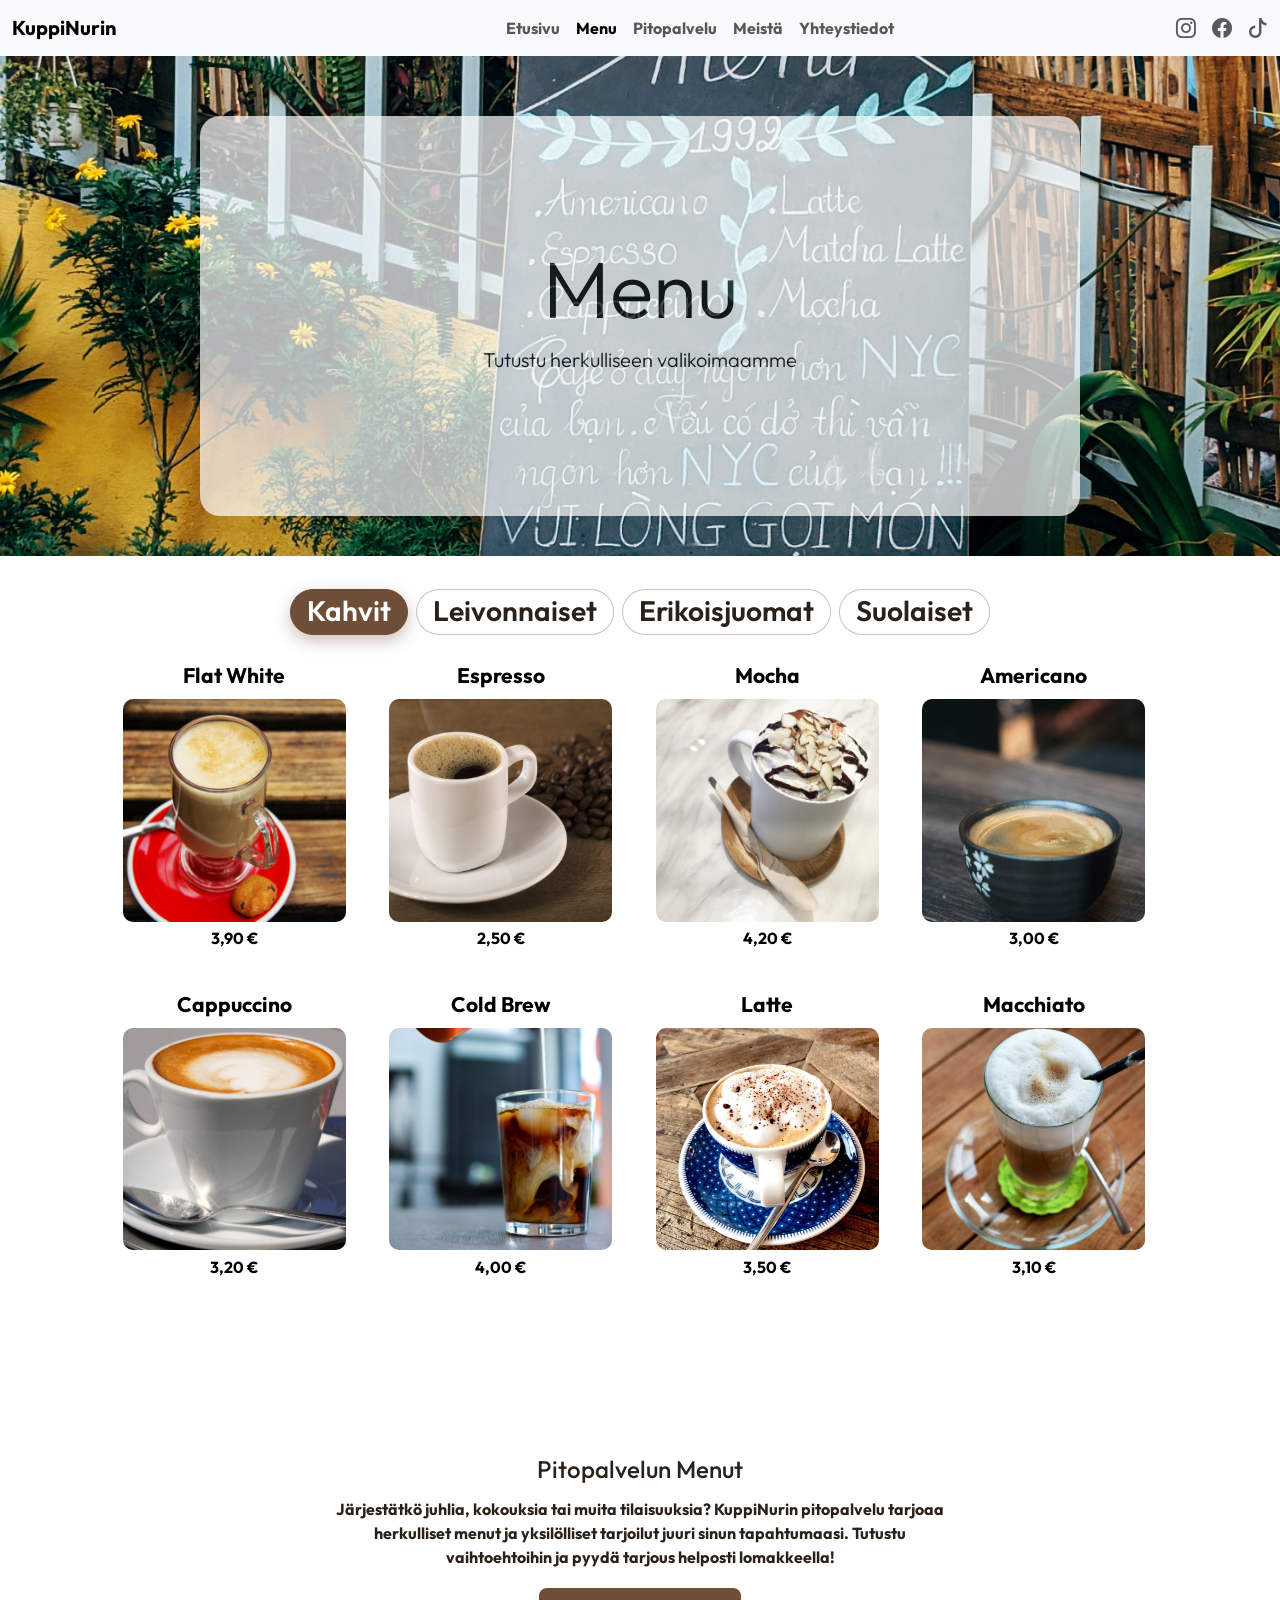
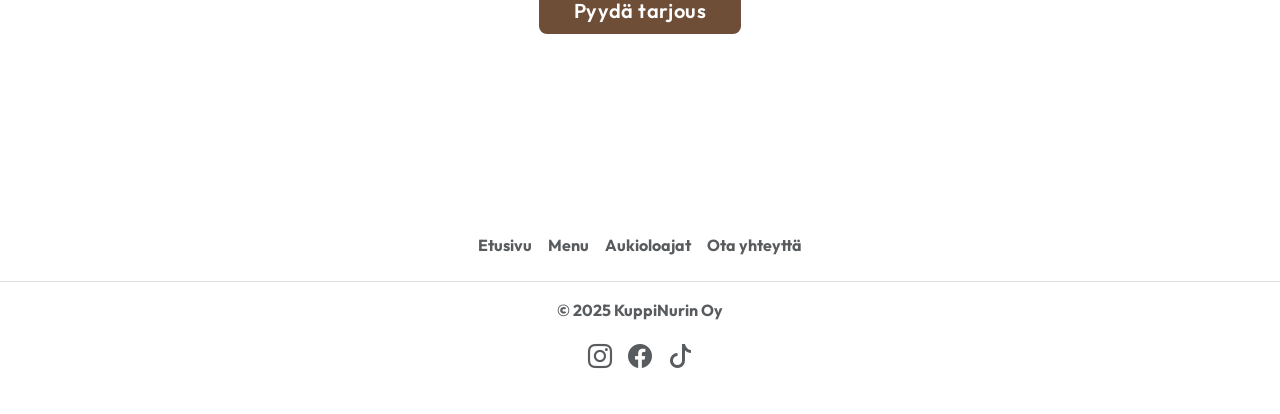
<file: menu.html>
<!doctype html>
<html lang="fi">
  <head>
    <!-- Global metadata, typography, and Bootstrap styles -->
    <meta charset="UTF-8" />
    <meta name="viewport" content="width=device-width, initial-scale=1.0" />
    <title>KuppiNurin | Menu</title>
    <link
      href="https://cdn.jsdelivr.net/npm/bootstrap@5.3.8/dist/css/bootstrap.min.css"
      rel="stylesheet"
      integrity="sha384-sRIl4kxILFvY47J16cr9ZwB07vP4J8+LH7qKQnuqkuIAvNWLzeN8tE5YBujZqJLB"
      crossorigin="anonymous" />
    <link rel="stylesheet" href="menu_style.css" />
    <link
      rel="stylesheet"
      href="https://cdn.jsdelivr.net/npm/bootstrap-icons@1.11.3/font/bootstrap-icons.min.css" />
    <link rel="preconnect" href="https://fonts.googleapis.com" />
    <link rel="preconnect" href="https://fonts.gstatic.com" crossorigin />
    <link
      href="https://fonts.googleapis.com/css2?family=Outfit:wght@100..900&display=swap"
      rel="stylesheet" />
  </head>

  <body>
    <!-- Sticky top navigation and menu hero area -->
    <header>
      <nav
        class="navbar navbar-expand-lg bg-body-tertiary justify-content-center"
        id="stickynav">
        <div class="container-fluid">
          <a class="navbar-brand" href="./index.html">KuppiNurin</a>
          <button
            class="navbar-toggler"
            type="button"
            data-bs-toggle="collapse"
            data-bs-target="#navbar-supported-content"
            aria-controls="navbar-supported-content"
            aria-expanded="false"
            aria-label="Toggle navigation">
            <span class="navbar-toggler-icon"></span>
          </button>
          <div class="collapse navbar-collapse" id="navbar-supported-content">
            <ul class="navbar-nav mx-auto mb-2 mb-lg-0">
              <li class="nav-item">
                <a
                  class="nav-link active"
                  aria-current="page"
                  href="./index.html"
                  >Etusivu</a
                >
              </li>
              <li class="nav-item">
                <a class="nav-link" href="./menu.html">Menu</a>
              </li>
              <li class="nav-item">
                <a class="nav-link" href="./pitopalvelu.html">Pitopalvelu</a>
              </li>
              <li class="nav-item">
                <a class="nav-link" href="./meista.html">Meistä</a>
              </li>
              <li class="nav-item">
                <a class="nav-link" href="./yhteystiedot.html">Yhteystiedot</a>
              </li>
            </ul>
            <div
              class="d-flex align-items-center gap-3 ms-lg-auto mt-2 mt-lg-0">
              <a
                class="nav-link px-0 py-0 text-body-secondary"
                href="https://www.instagram.com"
                target="_blank"
                rel="noopener noreferrer"
                aria-label="Instagram">
                <i class="bi bi-instagram fs-5"></i>
              </a>
              <a
                class="nav-link px-0 py-0 text-body-secondary"
                href="https://www.facebook.com"
                target="_blank"
                rel="noopener noreferrer"
                aria-label="Facebook">
                <i class="bi bi-facebook fs-5"></i>
              </a>
              <a
                class="nav-link px-0 py-0 text-body-secondary"
                href="https://www.tiktok.com"
                target="_blank"
                rel="noopener noreferrer"
                aria-label="TikTok">
                <i class="bi bi-tiktok fs-5"></i>
              </a>
            </div>
          </div>
        </div>
      </nav>
      <section id="hero-section">
        <div class="container-fluid" id="hero">
          <div class="container" id="herobackground">
            <div class="container justify-content-center" id="hero-content">
              <h1 class="display-1">Menu</h1>
              <p class="lead">Tutustu herkulliseen valikoimaamme</p>
            </div>
          </div>
        </div>
      </section>
    </header>
    <main>
      <!-- Main menu section: tabbed categories and product cards -->
      <section id="menu-section">
        <div class="container" id="menu-section-separator">
          <div class="container" id="menu-section-content">
            <!-- Category tabs (Bootstrap tab component) -->
            <ul class="nav nav-tabs menu-tabs" id="menuTabs" role="tablist">
              <li class="nav-item" role="presentation">
                <button
                  class="nav-link active"
                  id="coffee-tab"
                  data-bs-toggle="tab"
                  data-bs-target="#coffee-pane"
                  type="button"
                  role="tab"
                  aria-controls="coffee-pane"
                  aria-selected="true">
                  <span class="menu-tab-title">Kahvit</span>
                </button>
              </li>
              <li class="nav-item" role="presentation">
                <button
                  class="nav-link"
                  id="pastry-tab"
                  data-bs-toggle="tab"
                  data-bs-target="#pastry-pane"
                  type="button"
                  role="tab"
                  aria-controls="pastry-pane"
                  aria-selected="false">
                  <span class="menu-tab-title">Leivonnaiset</span>
                </button>
              </li>
              <li class="nav-item" role="presentation">
                <button
                  class="nav-link"
                  id="specialdrinks-tab"
                  data-bs-toggle="tab"
                  data-bs-target="#specialdrinks-pane"
                  type="button"
                  role="tab"
                  aria-controls="specialdrinks-pane"
                  aria-selected="false">
                  <span class="menu-tab-title">Erikoisjuomat</span>
                </button>
              </li>
              <li class="nav-item" role="presentation">
                <button
                  class="nav-link"
                  id="savory-tab"
                  data-bs-toggle="tab"
                  data-bs-target="#savory-pane"
                  type="button"
                  role="tab"
                  aria-controls="savory-pane"
                  aria-selected="false">
                  <span class="menu-tab-title">Suolaiset</span>
                </button>
              </li>
            </ul>

            <!-- Tab panes: each pane contains one product category grid -->
            <div class="tab-content menu-tab-content" id="menuTabsContent">
              <!-- Coffee products pane -->
              <div
                class="tab-pane fade show active"
                id="coffee-pane"
                role="tabpanel"
                aria-labelledby="coffee-tab"
                tabindex="0">
                <div class="row" id="image-caption-coffee">
                  <ul class="list-group list-group-horizontal-sm">
                    <li class="list-group-item">
                      <h2 class="product-title">Flat White</h2>
                      <div class="coffee-image-wrap" tabindex="0">
                        <img src="images/menu_flatwhite.jpg" alt="Flat White" />
                        <p class="coffee-hover-text">
                          Silkkisen maitovaahdon ja vahvan espresson
                          tasapainoinen klassikko
                        </p>
                      </div>
                      <p>3,90 €</p>
                    </li>
                    <li class="list-group-item">
                      <h2 class="product-title">Espresso</h2>
                      <div class="coffee-image-wrap" tabindex="0">
                        <img src="images/menu_expresso.jpg" alt="Espresso" />
                        <p class="coffee-hover-text">
                          Herkullinen ja vahva espresso
                        </p>
                      </div>
                      <p>2,50 €</p>
                    </li>
                    <li class="list-group-item">
                      <h2 class="product-title">Mocha</h2>
                      <div class="coffee-image-wrap" tabindex="0">
                        <img src="images/menu_mocha.jpg" alt="Mocha" />
                        <p class="coffee-hover-text">
                          Täyteläinen kahvijuoma suklaan ja pehmeän maidon
                          yhdistelmällä
                        </p>
                      </div>
                      <p>4,20 €</p>
                    </li>
                    <li class="list-group-item">
                      <h2 class="product-title">Americano</h2>
                      <div class="coffee-image-wrap" tabindex="0">
                        <img src="images/menu_americano.jpg" alt="Americano" />
                        <p class="coffee-hover-text">
                          Pehmeä, pitkä espresso miedolla mutta täyteläisellä
                          maulla
                        </p>
                      </div>
                      <p>3,00 €</p>
                    </li>
                    <li class="coffee-row-break" aria-hidden="true"></li>
                    <li class="list-group-item">
                      <h2 class="product-title">Cappuccino</h2>
                      <div class="coffee-image-wrap" tabindex="0">
                        <img
                          src="images/menu_cappuccino.jpg"
                          alt="Cappuccino" />
                        <p class="coffee-hover-text">
                          Kermainen cappuccino, täydellinen aamun aloitukseen
                        </p>
                      </div>
                      <p>3,20 €</p>
                    </li>
                    <li class="list-group-item">
                      <h2 class="product-title">Cold Brew</h2>
                      <div class="coffee-image-wrap" tabindex="0">
                        <img src="images/menu_coldbrew.jpg" alt="Cold Brew" />
                        <p class="coffee-hover-text">
                          Raikas kylmäuutettu kahvi, jossa on pehmeä maku ja
                          vähäinen happamuus
                        </p>
                      </div>
                      <p>4,00 €</p>
                    </li>
                    <li class="list-group-item">
                      <h2 class="product-title">Latte</h2>
                      <div class="coffee-image-wrap" tabindex="0">
                        <img src="images/menu_latte.jpg" alt="Latte" />
                        <p class="coffee-hover-text">
                          Pehmeä latte, jossa on runsaasti maitovaahtoa
                        </p>
                      </div>
                      <p>3,50 €</p>
                    </li>
                    <li class="list-group-item">
                      <h2 class="product-title">Macchiato</h2>
                      <div class="coffee-image-wrap" tabindex="0">
                        <img src="images/menu_macchiato.jpg" alt="Macchiato" />
                        <p class="coffee-hover-text">
                          Tuhti espresso viimeisteltynä kevyellä
                          maitovaahtolusikallisella
                        </p>
                      </div>
                      <p>3,10 €</p>
                    </li>
                  </ul>
                </div>
              </div>

              <!-- Pastry products pane -->
              <div
                class="tab-pane fade"
                id="pastry-pane"
                role="tabpanel"
                aria-labelledby="pastry-tab"
                tabindex="0">
                <div class="row" id="image-caption-pastries">
                  <ul class="list-group list-group-horizontal-sm">
                    <li class="list-group-item">
                      <h2 class="product-title">Croissant</h2>
                      <div class="coffee-image-wrap" tabindex="0">
                        <img src="images/menu_croissant.jpg" alt="Croissant" />
                        <p class="coffee-hover-text">
                          Voitaikinaan leivottu rapea klassikko, täydellinen
                          kahvin kanssa
                        </p>
                      </div>
                      <p>3,80 €</p>
                    </li>
                    <li class="list-group-item">
                      <h2 class="product-title">Muffinssi</h2>
                      <div class="coffee-image-wrap" tabindex="0">
                        <img src="images/menu_muffin.jpg" alt="Muffinssi" />
                        <p class="coffee-hover-text">
                          Pehmeä ja mehevä muffinssi päivän makeaan
                          herkkuhetkeen
                        </p>
                      </div>
                      <p>4,20 €</p>
                    </li>
                    <li class="list-group-item">
                      <h2 class="product-title">Korvapuusti</h2>
                      <div class="coffee-image-wrap" tabindex="0">
                        <img
                          src="images/menu_korvapuusti.jpg"
                          alt="Korvapuusti" />
                        <p class="coffee-hover-text">
                          Kanelinen suomalainen klassikko tuoreena uunista
                        </p>
                      </div>
                      <p>3,60 €</p>
                    </li>
                    <li class="list-group-item">
                      <h2 class="product-title">Suklaakakku</h2>
                      <div class="coffee-image-wrap" tabindex="0">
                        <img
                          src="images/menu_chocolatecake.jpg"
                          alt="Suklaakakku" />
                        <p class="coffee-hover-text">
                          Täyteläinen suklaakakku samettisella rakenteella
                        </p>
                      </div>
                      <p>5,40 €</p>
                    </li>
                    <li class="list-group-item">
                      <h2 class="product-title">Mustikkapiirakka</h2>
                      <div class="coffee-image-wrap" tabindex="0">
                        <img
                          src="images/menu_blueberrypie.jpg"
                          alt="Mustikkapiirakka" />
                        <p class="coffee-hover-text">
                          Meheva marjapiirakka, jossa on runsaasti kotimaisia
                          mustikoita
                        </p>
                      </div>
                      <p>4,80 €</p>
                    </li>
                    <li class="list-group-item">
                      <h2 class="product-title">Porkkanakakku</h2>
                      <div class="coffee-image-wrap" tabindex="0">
                        <img
                          src="images/menu_carrotcake.jpg"
                          alt="Porkkanakakku" />
                        <p class="coffee-hover-text">
                          Mausteinen ja pehmea kakku tuorejuustokuorrutteella
                        </p>
                      </div>
                      <p>5,20 €</p>
                    </li>
                    <li class="list-group-item">
                      <h2 class="product-title">Vadelmaleivos</h2>
                      <div class="coffee-image-wrap" tabindex="0">
                        <img
                          src="images/menu_raspberrypastry.jpg"
                          alt="Vadelmaleivos" />
                        <p class="coffee-hover-text">
                          Raikas vadelmainen leivos, jossa on kevyt vaniljatayte
                        </p>
                      </div>
                      <p>4,60 €</p>
                    </li>
                    <li class="list-group-item">
                      <h2 class="product-title">Sitruunatorttu</h2>
                      <div class="coffee-image-wrap" tabindex="0">
                        <img
                          src="images/menu_lemontart.jpg"
                          alt="Sitruunatorttu" />
                        <p class="coffee-hover-text">
                          Kirpean makea sitruunatorttu rapealla pohjalla
                        </p>
                      </div>
                      <p>4,90 €</p>
                    </li>
                  </ul>
                </div>
              </div>

              <!-- Special drinks pane -->
              <div
                class="tab-pane fade"
                id="specialdrinks-pane"
                role="tabpanel"
                aria-labelledby="specialdrinks-tab"
                tabindex="0">
                <div class="row" id="image-caption-specialdrinks">
                  <ul class="list-group list-group-horizontal-sm">
                    <li class="list-group-item">
                      <h2 class="product-title">Caramel latte</h2>
                      <div class="coffee-image-wrap" tabindex="0">
                        <img
                          src="images/menu_caramellatte.jpg"
                          alt="Caramel latte" />
                        <p class="coffee-hover-text">
                          Pehmeä latte, jonka kruunaa makea karamellikastike ja
                          kermavaahto
                        </p>
                      </div>
                      <p>3,60 €</p>
                    </li>
                    <li class="list-group-item">
                      <h2 class="product-title">Chai Latte</h2>
                      <div class="coffee-image-wrap" tabindex="0">
                        <img src="images/menu_chailatte.jpg" alt="Chai Latte" />
                        <p class="coffee-hover-text">
                          Mausteinen chai latte, joka lämmittää ja virkistää
                        </p>
                      </div>
                      <p>4,90 €</p>
                    </li>
                    <li class="list-group-item">
                      <h2 class="product-title">Jäätee</h2>
                      <div class="coffee-image-wrap" tabindex="0">
                        <img src="images/menu_icedtea.jpg" alt="Jäätee" />
                        <p class="coffee-hover-text">
                          Raikas ja virkistävä jäätee, joka sopii täydellisesti
                          kuumiin päiviin
                        </p>
                      </div>
                      <p>3,60 €</p>
                    </li>
                    <li class="list-group-item">
                      <h2 class="product-title">Kaakao</h2>
                      <div class="coffee-image-wrap" tabindex="0">
                        <img src="images/menu_cocoa.jpg" alt="Kaakao" />
                        <p class="coffee-hover-text">
                          Lämmin ja pehmeä kaakao, joka sopii täydellisesti
                          kylmiin päiviin
                        </p>
                      </div>
                      <p>5,40 €</p>
                    </li>
                    <li class="list-group-item">
                      <h2 class="product-title">Iced Vanilla Latte</h2>
                      <div class="coffee-image-wrap" tabindex="0">
                        <img
                          src="images/menu_icedvanillalatte.jpg"
                          alt="Iced Vanilla Latte" />
                        <p class="coffee-hover-text">
                          Raikas ja pehmeä jäälatte vaniljan vivahteella
                        </p>
                      </div>
                      <p>4,70 €</p>
                    </li>
                    <li class="list-group-item">
                      <h2 class="product-title">Honey Cinnamon Latte</h2>
                      <div class="coffee-image-wrap" tabindex="0">
                        <img
                          src="images/menu_honeycinnamonlatte.jpg"
                          alt="Honey Cinnamon Latte" />
                        <p class="coffee-hover-text">
                          Lämmin yhdistelmä hunajaa, kanelia ja samettista
                          maitovaahtoa
                        </p>
                      </div>
                      <p>4,90 €</p>
                    </li>
                    <li class="list-group-item">
                      <h2 class="product-title">Affogato</h2>
                      <div class="coffee-image-wrap" tabindex="0">
                        <img src="images/menu_affogato.jpg" alt="Affogato" />
                        <p class="coffee-hover-text">
                          Klassinen italialainen jälkiruokakahvi, jossa espresso
                          kaadetaan vaniljajäätelön päälle
                        </p>
                      </div>
                      <p>5,40 €</p>
                    </li>
                    <li class="list-group-item">
                      <h2 class="product-title">Matcha Latte</h2>
                      <div class="coffee-image-wrap" tabindex="0">
                        <img
                          src="images/menu_matchalatte.jpg"
                          alt="Matcha Latte" />
                        <p class="coffee-hover-text">
                          Vihreä tee latte, joka tarjoaa virkistävän ja
                          terveellisen vaihtoehdon
                        </p>
                      </div>
                      <p>5,20 €</p>
                    </li>
                  </ul>
                </div>
              </div>

              <!-- Savory products pane -->
              <div
                class="tab-pane fade"
                id="savory-pane"
                role="tabpanel"
                aria-labelledby="savory-tab"
                tabindex="0">
                <div class="row" id="image-caption-savory">
                  <ul class="list-group list-group-horizontal-sm">
                    <li class="list-group-item">
                      <h2 class="product-title">Kinkku-juusto croissant</h2>
                      <div class="coffee-image-wrap" tabindex="0">
                        <img
                          src="images/menu_hamcroissant.jpg"
                          alt="Kinkku-juusto croissant" />
                        <p class="coffee-hover-text">
                          Voitaikinainen croissant, jonka sisällä on sulaa
                          juustoa ja mehevää kinkkua
                        </p>
                      </div>
                      <p>5,90 €</p>
                    </li>
                    <li class="list-group-item">
                      <h2 class="product-title">Lohibagel</h2>
                      <div class="coffee-image-wrap" tabindex="0">
                        <img
                          src="images/menu_salmonbagel.jpg"
                          alt="Lohibagel" />
                        <p class="coffee-hover-text">
                          Täytetty bagel savulohella, tuorejuustolla ja rapealla
                          salaatilla
                        </p>
                      </div>
                      <p>6,80 €</p>
                    </li>
                    <li class="list-group-item">
                      <h2 class="product-title">Kana panini</h2>
                      <div class="coffee-image-wrap" tabindex="0">
                        <img
                          src="images/menu_chickenpanini.jpg"
                          alt="Kana Panini" />
                        <p class="coffee-hover-text">
                          Maukas kana panini, joka sopii täydellisesti lounaaksi
                        </p>
                      </div>
                      <p>6,90 €</p>
                    </li>
                    <li class="list-group-item">
                      <h2 class="product-title">Avokadoleipä</h2>
                      <div class="coffee-image-wrap" tabindex="0">
                        <img
                          src="images/menu_avocadosandwich.jpg"
                          alt="Avokadoleipä" />
                        <p class="coffee-hover-text">
                          Paahdettu leipä avokadotahnalla, sitruunalla ja
                          chilihiutaleilla
                        </p>
                      </div>
                      <p>6,40 €</p>
                    </li>
                    <li class="list-group-item">
                      <h2 class="product-title">Tonnikala toast</h2>
                      <div class="coffee-image-wrap" tabindex="0">
                        <img
                          src="images/menu_tunatoast.jpg"
                          alt="Tonnikala toast" />
                        <p class="coffee-hover-text">
                          Rapea toast, jossa on herkullinen tonnikala- ja
                          majoneesitäyte
                        </p>
                      </div>
                      <p>6,40 €</p>
                    </li>
                    <li class="list-group-item">
                      <h2 class="product-title">Peruna-focaccia</h2>
                      <div class="coffee-image-wrap" tabindex="0">
                        <img
                          src="images/menu_potatofocaccia.jpg"
                          alt="Peruna-focaccia" />
                        <p class="coffee-hover-text">
                          Pehmeä focaccia perunalla, rosmariinilla ja
                          oliivioljyllä viimeisteltynä
                        </p>
                      </div>
                      <p>5,60 €</p>
                    </li>
                    <li class="list-group-item">
                      <h2 class="product-title">Feta piirakka</h2>
                      <div class="coffee-image-wrap" tabindex="0">
                        <img
                          src="images/menu_fetapie.jpg"
                          alt="Feta piirakka" />
                        <p class="coffee-hover-text">
                          Suolainen feta- ja pinaattipiirakka, joka sopii
                          täydellisesti lounaaksi tai välipalaksi
                        </p>
                      </div>
                      <p>5,80 €</p>
                    </li>
                    <li class="list-group-item">
                      <h2 class="product-title">Kasvis wrap</h2>
                      <div class="coffee-image-wrap" tabindex="0">
                        <img
                          src="images/menu_vegetablewrap.jpg"
                          alt="Kasvis wrap" />
                        <p class="coffee-hover-text">
                          Raikas kasviswrap, joka on täytetty tuoreilla
                          vihanneksilla ja herkullisella kastikkeella
                        </p>
                      </div>
                      <p>5,20 €</p>
                    </li>
                  </ul>
                </div>
              </div>
            </div>
          </div>
        </div>
      </section>
    </main>
    <!-- Pitopalvelu menus info section -->
    <section id="pitopalvelu-menu-section">
      <div class="container-fluid" id="pitopalvelu-menu-background">
        <div class="container" id="pitopalvelu-menu-background-card">
          <div
            class="container justify-content-center"
            id="pitopalvelu-menu-content">
            <h4>Pitopalvelun Menut</h4>
            <p class="pitopalvelu-menu-copy">
              Järjestätkö juhlia, kokouksia tai muita tilaisuuksia? KuppiNurin
              pitopalvelu tarjoaa herkulliset menut ja yksilölliset tarjoilut
              juuri sinun tapahtumaasi. Tutustu vaihtoehtoihin ja pyydä tarjous
              helposti lomakkeella!
            </p>
            <a
              href="pitopalvelu.html#order-form-section"
              class="btn btn-lg btn-primary pitopalvelu-btn"
              >Pyydä tarjous</a
            >
          </div>
        </div>
      </div>
    </section>

    <!-- Footer links and copyright -->
    <footer class="py-3 my-4">
      <ul class="nav justify-content-center border-bottom pb-3 mb-3">
        <li class="nav-item">
          <a href="./index.html" class="nav-link px-2 text-body-secondary"
            >Etusivu</a
          >
        </li>
        <li class="nav-item">
          <a href="./menu.html" class="nav-link px-2 text-body-secondary"
            >Menu</a
          >
        </li>
        <li class="nav-item">
          <a
            href="index.html#openinghours"
            class="nav-link px-2 text-body-secondary"
            >Aukioloajat</a
          >
        </li>
        <li class="nav-item">
          <a
            href="./yhteystiedot.html#contact-section"
            class="nav-link px-2 text-body-secondary"
            >Ota yhteyttä</a
          >
        </li>
      </ul>
      <p class="text-center text-body-secondary">© 2025 KuppiNurin Oy</p>
      <div class="d-flex justify-content-center align-items-center gap-3 mt-2">
        <a
          class="text-body-secondary fs-4"
          href="https://www.instagram.com"
          target="_blank"
          rel="noopener noreferrer"
          aria-label="Instagram">
          <i class="bi bi-instagram" aria-hidden="true"></i>
        </a>
        <a
          class="text-body-secondary fs-4"
          href="https://www.facebook.com"
          target="_blank"
          rel="noopener noreferrer"
          aria-label="Facebook">
          <i class="bi bi-facebook" aria-hidden="true"></i>
        </a>
        <a
          class="text-body-secondary fs-4"
          href="https://www.tiktok.com"
          target="_blank"
          rel="noopener noreferrer"
          aria-label="TikTok">
          <i class="bi bi-tiktok" aria-hidden="true"></i>
        </a>
      </div>
    </footer>
    <!-- Bootstrap JavaScript + site-specific behavior -->
    <script
      src="https://cdn.jsdelivr.net/npm/bootstrap@5.3.8/dist/js/bootstrap.bundle.min.js"
      integrity="sha384-FKyoEForCGlyvwx9Hj09JcYn3nv7wiPVlz7YYwJrWVcXK/BmnVDxM+D2scQbITxI"
      crossorigin="anonymous"></script>
    <script src="app.js"></script>
  </body>
</html>
</file>
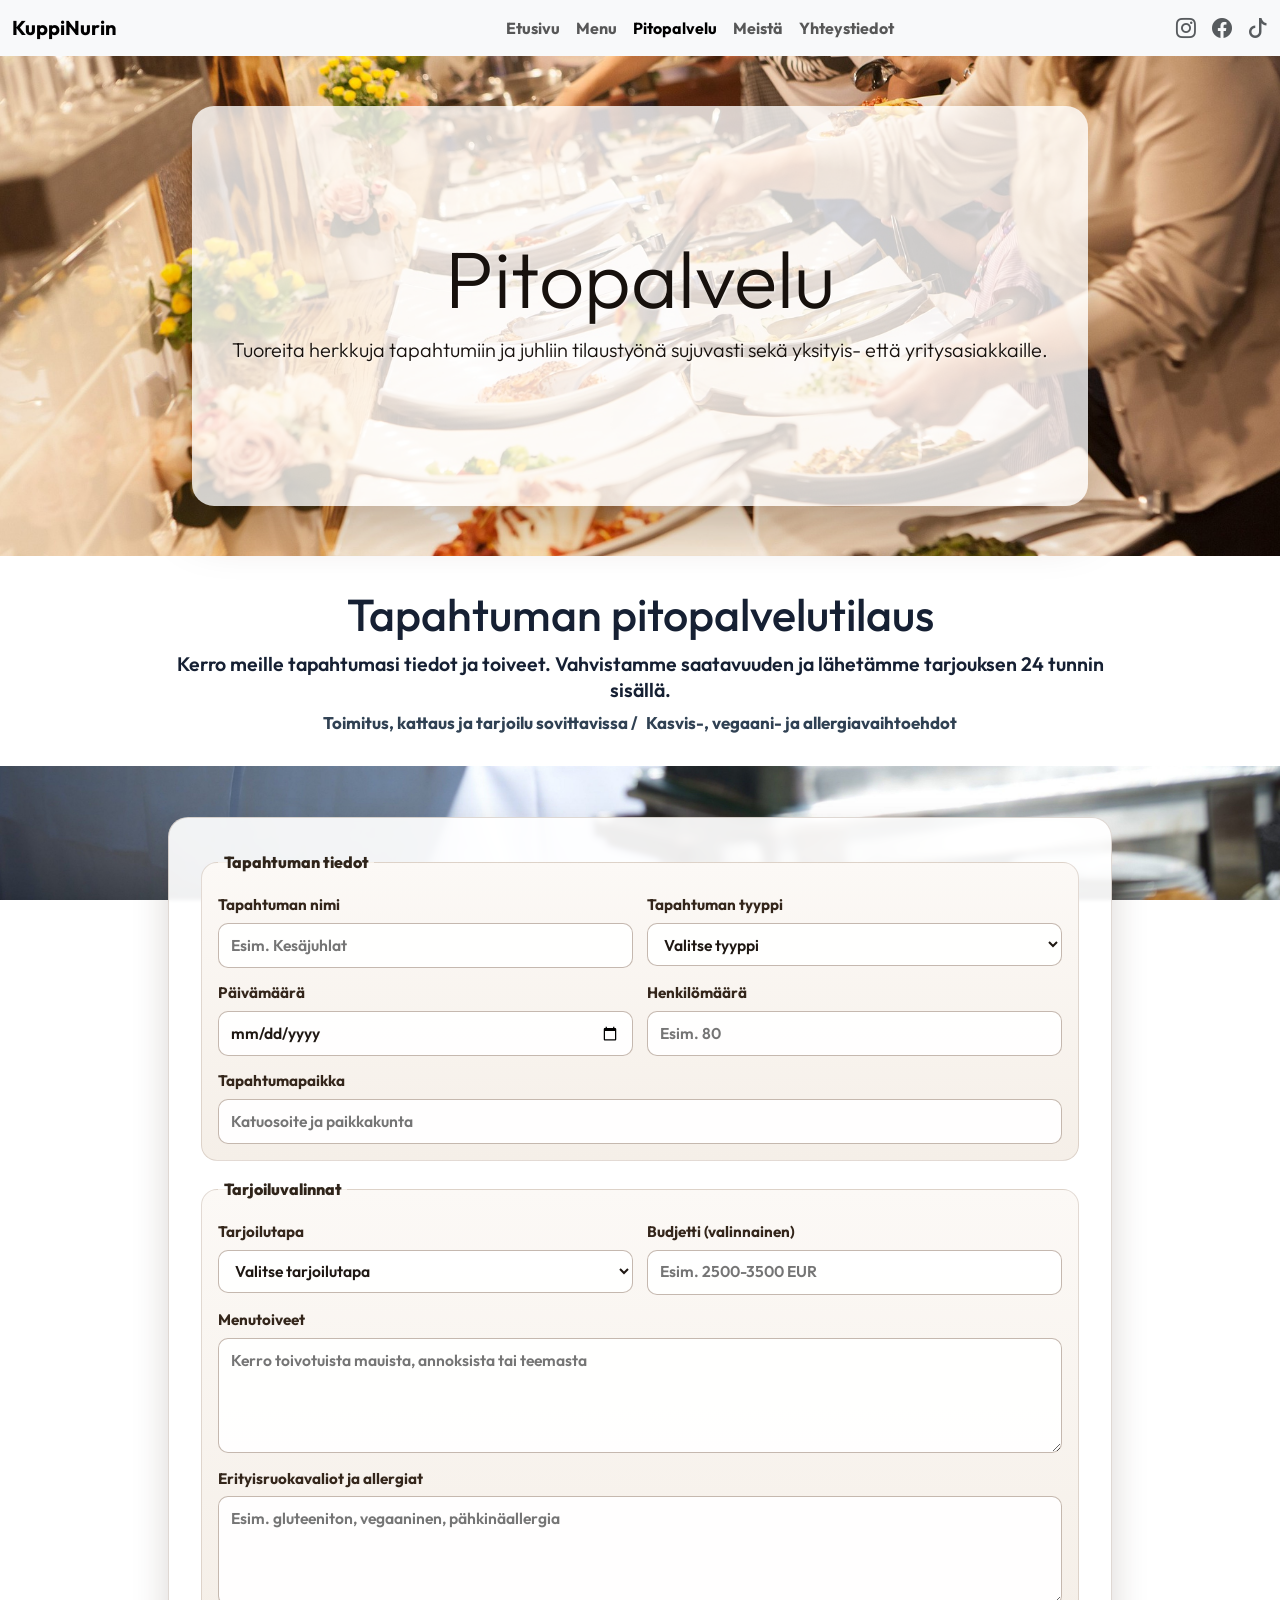
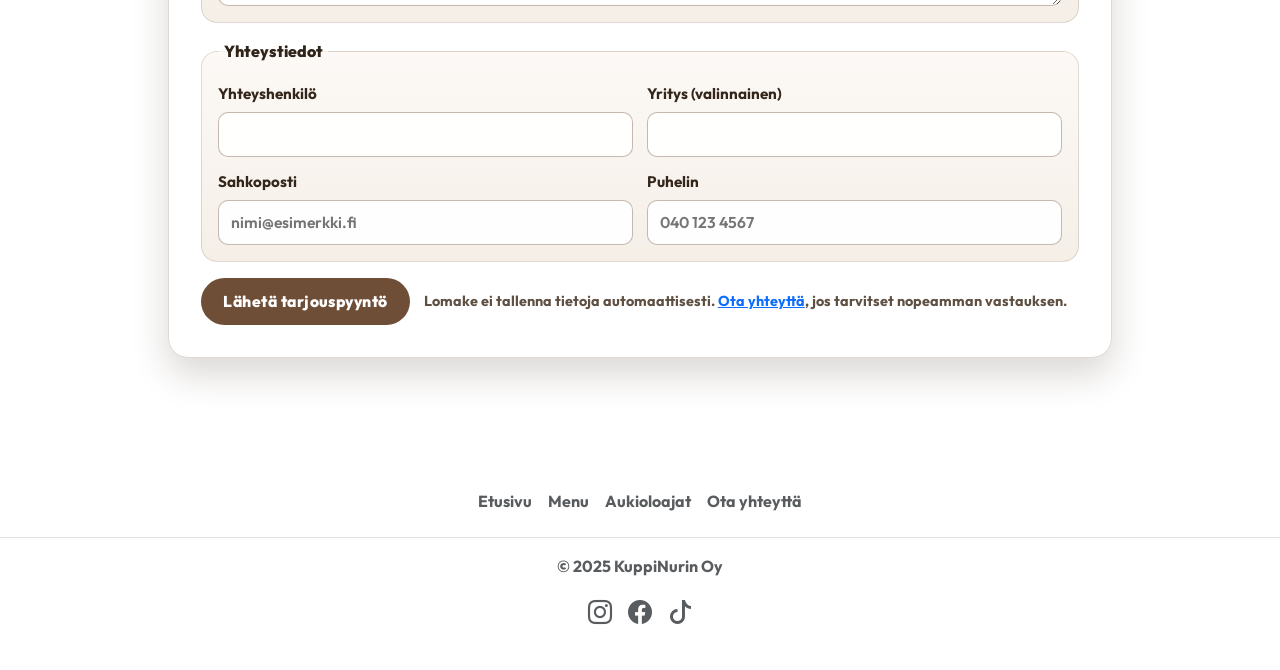
<file: pitopalvelu.html>
<!doctype html>
<html lang="fi">

<head>
    <!-- Global metadata, typography, and Bootstrap styles -->
    <meta charset="UTF-8" />
    <meta name="viewport" content="width=device-width, initial-scale=1.0" />
    <title>KuppiNurin | Pitopalvelu</title>
    <link href="https://cdn.jsdelivr.net/npm/bootstrap@5.3.8/dist/css/bootstrap.min.css" rel="stylesheet"
        integrity="sha384-sRIl4kxILFvY47J16cr9ZwB07vP4J8+LH7qKQnuqkuIAvNWLzeN8tE5YBujZqJLB" crossorigin="anonymous" />
    <link rel="stylesheet" href="pitopalvelu_style.css" />
    <link rel="stylesheet" href="https://cdn.jsdelivr.net/npm/bootstrap-icons@1.11.3/font/bootstrap-icons.min.css" />
    <link rel="preconnect" href="https://fonts.googleapis.com" />
    <link rel="preconnect" href="https://fonts.gstatic.com" crossorigin />
    <link href="https://fonts.googleapis.com/css2?family=Outfit:wght@100..900&display=swap" rel="stylesheet" />
</head>

<body>
    <!-- Sticky top navigation and menu hero area -->
    <header>
        <nav class="navbar navbar-expand-lg bg-body-tertiary justify-content-center" id="stickynav">
            <div class="container-fluid">
                <a class="navbar-brand" href="./index.html">KuppiNurin</a>
                <button class="navbar-toggler" type="button" data-bs-toggle="collapse"
                    data-bs-target="#navbar-supported-content" aria-controls="navbar-supported-content"
                    aria-expanded="false" aria-label="Toggle navigation">
                    <span class="navbar-toggler-icon"></span>
                </button>
                <div class="collapse navbar-collapse" id="navbar-supported-content">
                    <ul class="navbar-nav mx-auto mb-2 mb-lg-0">
                        <li class="nav-item">
                            <a class="nav-link active" aria-current="page" href="./index.html">Etusivu</a>
                        </li>
                        <li class="nav-item">
                            <a class="nav-link" href="./menu.html">Menu</a>
                        </li>
                        <li class="nav-item">
                            <a class="nav-link" href="./pitopalvelu.html">Pitopalvelu</a>
                        </li>
                        <li class="nav-item">
                            <a class="nav-link" href="./meista.html">Meistä</a>
                        </li>
                        <li class="nav-item">
                            <a class="nav-link" href="./yhteystiedot.html">Yhteystiedot</a>
                        </li>
                    </ul>
                    <div class="d-flex align-items-center gap-3 ms-lg-auto mt-2 mt-lg-0">
                        <a class="nav-link px-0 py-0 text-body-secondary" href="https://www.instagram.com"
                            target="_blank" rel="noopener noreferrer" aria-label="Instagram">
                            <i class="bi bi-instagram fs-5"></i>
                        </a>
                        <a class="nav-link px-0 py-0 text-body-secondary" href="https://www.facebook.com"
                            target="_blank" rel="noopener noreferrer" aria-label="Facebook">
                            <i class="bi bi-facebook fs-5"></i>
                        </a>
                        <a class="nav-link px-0 py-0 text-body-secondary" href="https://www.tiktok.com" target="_blank"
                            rel="noopener noreferrer" aria-label="TikTok">
                            <i class="bi bi-tiktok fs-5"></i>
                        </a>
                    </div>
                </div>
            </div>
        </nav>
        <section id="hero-section">
            <div class="container-fluid" id="hero">
                <div class="container" id="herobackground">
                    <div class="container justify-content-center" id="hero-content">
                        <h1 class="display-1">Pitopalvelu</h1>
                        <p class="lead">
                            Tuoreita herkkuja tapahtumiin ja juhliin tilaustyönä sujuvasti sekä yksityis- että
                            yritysasiakkaille.
                        </p>
                    </div>
                </div>
            </div>
        </section>
    </header>
    <main>
        <!-- Catering order form section -->
        <section id="order-form-section">
            <div id="order-form-intro-band">
                <div class="container" id="order-form-intro-separator">
                    <div class="order-info-card">
                        <h2>Tapahtuman pitopalvelutilaus</h2>
                        <p>
                            Kerro meille tapahtumasi tiedot ja toiveet. Vahvistamme saatavuuden ja lähetämme
                            tarjouksen 24 tunnin sisällä.
                        </p>
                        <ul class="order-info-list">
                            <li>Toimitus, kattaus ja tarjoilu sovittavissa</li>
                            <li>Kasvis-, vegaani- ja allergiavaihtoehdot</li>
                        </ul>
                    </div>
                </div>
            </div>

            <div class="container" id="order-form-separator">
                <div class="row g-4 align-items-start" id="order-form-layout">
                    <div class="col-12 col-lg-10 mx-auto">
                        <form class="catering-order-form" action="#" method="post">
                            <fieldset>
                                <legend>Tapahtuman tiedot</legend>
                                <div class="form-grid two-col">
                                    <div class="form-field">
                                        <label for="event-name">Tapahtuman nimi</label>
                                        <input type="text" id="event-name" name="eventName"
                                            placeholder="Esim. Kesäjuhlat" required />
                                    </div>
                                    <div class="form-field">
                                        <label for="event-type">Tapahtuman tyyppi</label>
                                        <select id="event-type" name="eventType" required>
                                            <option value="" selected disabled>Valitse tyyppi</option>
                                            <option value="haat">Häät</option>
                                            <option value="syntymapaivat">Syntymäpäivät</option>
                                            <option value="yritystapahtuma">Yritystapahtuma</option>
                                            <option value="muistotilaisuus">Muistotilaisuus</option>
                                            <option value="muu">Muu tapahtuma</option>
                                        </select>
                                    </div>
                                    <div class="form-field">
                                        <label for="event-date">Päivämäärä</label>
                                        <input type="date" id="event-date" name="eventDate" required />
                                    </div>
                                    <div class="form-field">
                                        <label for="guest-count">Henkilömäärä</label>
                                        <input type="number" id="guest-count" name="guestCount" min="10" max="500"
                                            placeholder="Esim. 80" required />
                                    </div>
                                    <div class="form-field full-width">
                                        <label for="event-location">Tapahtumapaikka</label>
                                        <input type="text" id="event-location" name="eventLocation"
                                            placeholder="Katuosoite ja paikkakunta" required />
                                    </div>
                                </div>
                            </fieldset>

                            <fieldset>
                                <legend>Tarjoiluvalinnat</legend>
                                <div class="form-grid two-col">
                                    <div class="form-field">
                                        <label for="service-style">Tarjoilutapa</label>
                                        <select id="service-style" name="serviceStyle" required>
                                            <option value="" selected disabled>Valitse tarjoilutapa</option>
                                            <option value="buffet">Buffet</option>
                                            <option value="poytiintarjoilu">Pöytiin tarjoilu</option>
                                            <option value="cocktail">Cocktail / finger food</option>
                                            <option value="kahvitarjoilu">Kahvitarjoilu</option>
                                        </select>
                                    </div>
                                    <div class="form-field">
                                        <label for="budget">Budjetti (valinnainen)</label>
                                        <input type="text" id="budget" name="budget"
                                            placeholder="Esim. 2500-3500 EUR" />
                                    </div>
                                    <div class="form-field full-width">
                                        <label for="menu-wishes">Menutoiveet</label>
                                        <textarea id="menu-wishes" name="menuWishes" rows="4"
                                            placeholder="Kerro toivotuista mauista, annoksista tai teemasta"></textarea>
                                    </div>
                                    <div class="form-field full-width">
                                        <label for="dietary-needs">Erityisruokavaliot ja allergiat</label>
                                        <textarea id="dietary-needs" name="dietaryNeeds" rows="3"
                                            placeholder="Esim. gluteeniton, vegaaninen, pähkinäallergia"></textarea>
                                    </div>
                                </div>
                            </fieldset>

                            <fieldset>
                                <legend>Yhteystiedot</legend>
                                <div class="form-grid two-col">
                                    <div class="form-field">
                                        <label for="contact-name">Yhteyshenkilö</label>
                                        <input type="text" id="contact-name" name="contactName" required />
                                    </div>
                                    <div class="form-field">
                                        <label for="company-name">Yritys (valinnainen)</label>
                                        <input type="text" id="company-name" name="companyName" />
                                    </div>
                                    <div class="form-field">
                                        <label for="contact-email">Sahkoposti</label>
                                        <input type="email" id="contact-email" name="contactEmail"
                                            placeholder="nimi@esimerkki.fi" required />
                                    </div>
                                    <div class="form-field">
                                        <label for="contact-phone">Puhelin</label>
                                        <input type="tel" id="contact-phone" name="contactPhone"
                                            placeholder="040 123 4567" required />
                                    </div>
                                </div>
                            </fieldset>

                            <div class="form-submit-row">
                                <button type="submit" class="order-submit-btn">Lähetä tarjouspyyntö</button>
                                <p class="form-note">Lomake ei tallenna tietoja automaattisesti. <a
                                        href="yhteystiedot.html#contact-section">Ota yhteyttä</a>, jos
                                    tarvitset nopeamman vastauksen.</p>
                            </div>
                        </form>
                    </div>
                </div>
            </div>
        </section>
    </main>
    <!-- Footer links and copyright -->
    <footer class="py-3 my-4">
        <ul class="nav justify-content-center border-bottom pb-3 mb-3">
            <li class="nav-item">
                <a href="./index.html" class="nav-link px-2 text-body-secondary">Etusivu</a>
            </li>
            <li class="nav-item">
                <a href="./menu.html" class="nav-link px-2 text-body-secondary">Menu</a>
            </li>
            <li class="nav-item">
                <a href="index.html#openinghours" class="nav-link px-2 text-body-secondary">Aukioloajat</a>
            </li>
            <li class="nav-item">
                <a href="./yhteystiedot.html#contact-section" class="nav-link px-2 text-body-secondary">Ota yhteyttä</a>
            </li>
        </ul>
        <p class="text-center text-body-secondary">© 2025 KuppiNurin Oy</p>
        <div class="d-flex justify-content-center align-items-center gap-3 mt-2">
            <a class="text-body-secondary fs-4" href="https://www.instagram.com" target="_blank"
                rel="noopener noreferrer" aria-label="Instagram">
                <i class="bi bi-instagram" aria-hidden="true"></i>
            </a>
            <a class="text-body-secondary fs-4" href="https://www.facebook.com" target="_blank"
                rel="noopener noreferrer" aria-label="Facebook">
                <i class="bi bi-facebook" aria-hidden="true"></i>
            </a>
            <a class="text-body-secondary fs-4" href="https://www.tiktok.com" target="_blank" rel="noopener noreferrer"
                aria-label="TikTok">
                <i class="bi bi-tiktok" aria-hidden="true"></i>
            </a>
        </div>
    </footer>
    <!-- Bootstrap JavaScript + site-specific behavior -->
    <script src="https://cdn.jsdelivr.net/npm/bootstrap@5.3.8/dist/js/bootstrap.bundle.min.js"
        integrity="sha384-FKyoEForCGlyvwx9Hj09JcYn3nv7wiPVlz7YYwJrWVcXK/BmnVDxM+D2scQbITxI"
        crossorigin="anonymous"></script>
    <script src="app.js"></script>
</body>

</html>
</file>
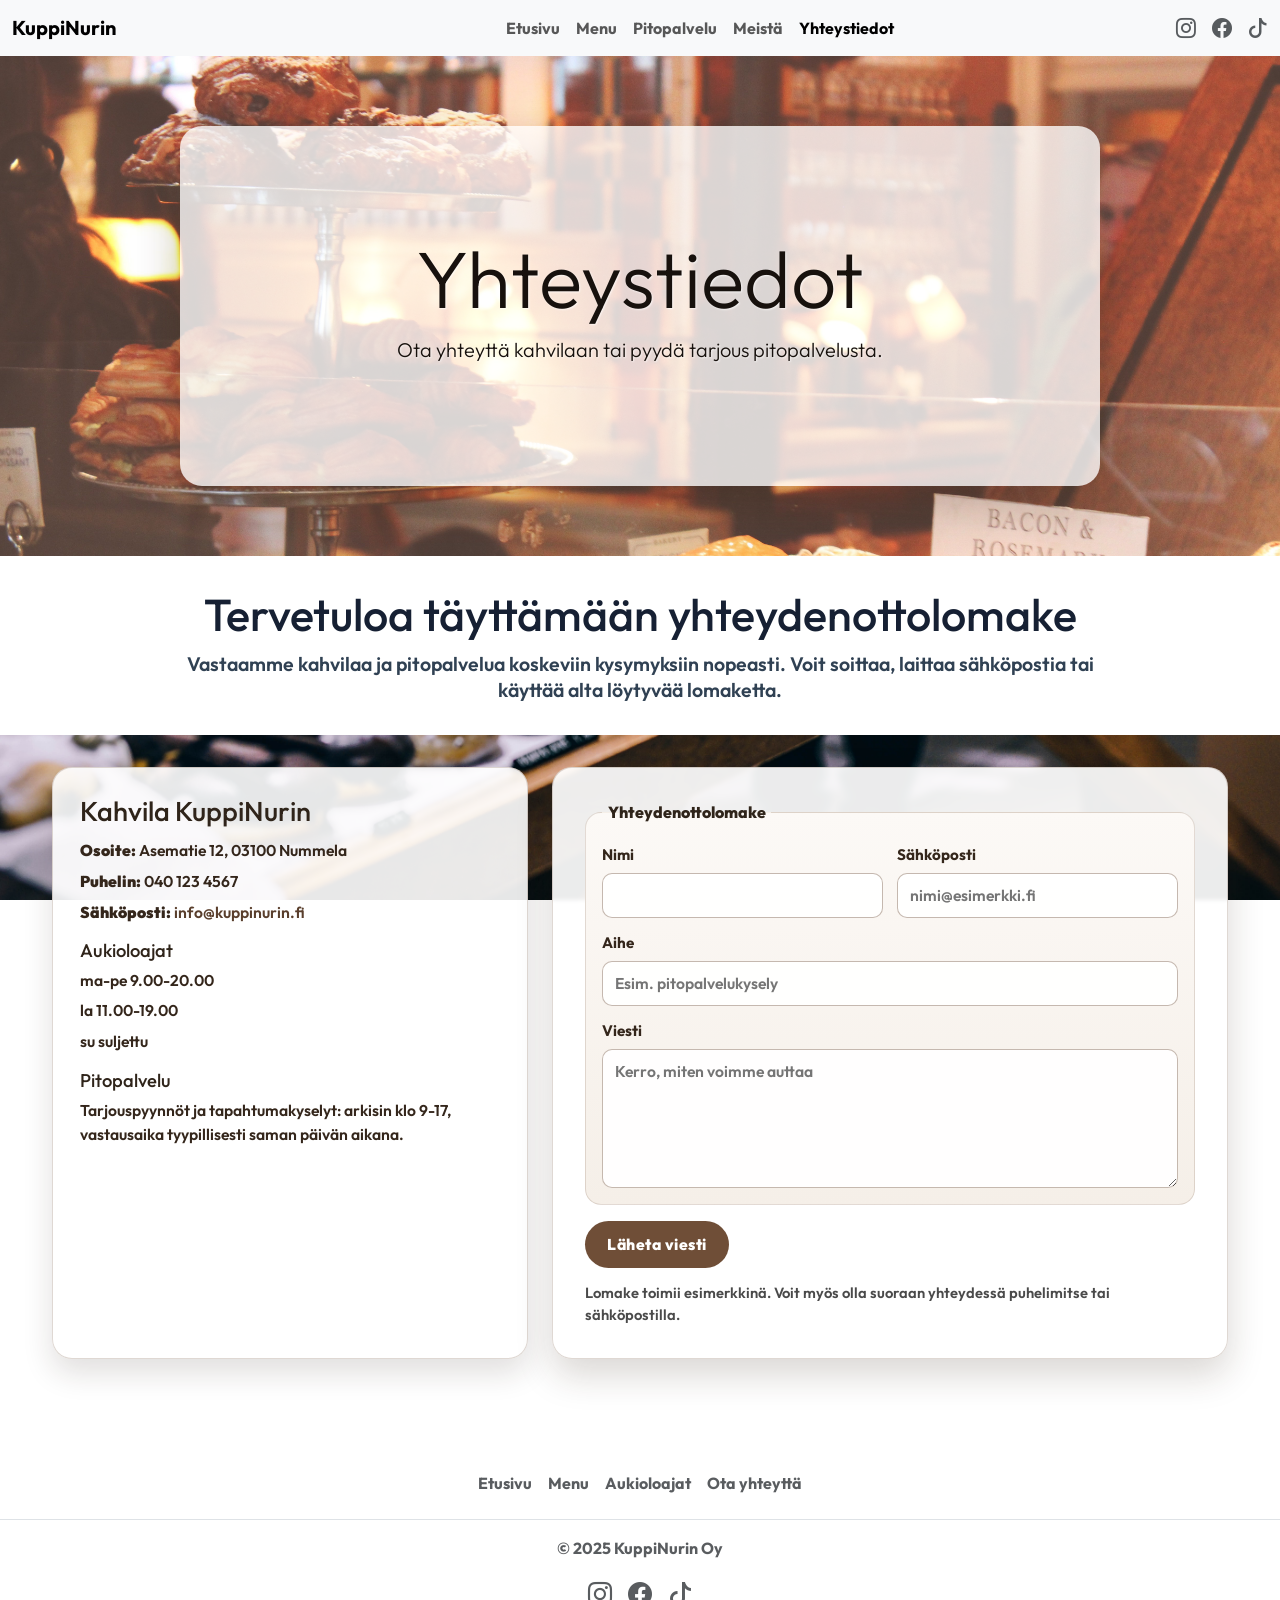
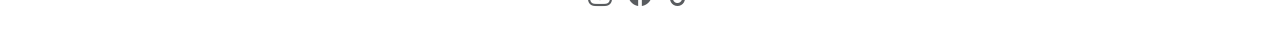
<file: yhteystiedot.html>
<!doctype html>
<html lang="fi">
  <head>
    <!-- Global metadata, typography, and Bootstrap styles -->
    <meta charset="UTF-8" />
    <meta name="viewport" content="width=device-width, initial-scale=1.0" />
    <title>KuppiNurin | Yhteystiedot</title>
    <link
      href="https://cdn.jsdelivr.net/npm/bootstrap@5.3.8/dist/css/bootstrap.min.css"
      rel="stylesheet"
      integrity="sha384-sRIl4kxILFvY47J16cr9ZwB07vP4J8+LH7qKQnuqkuIAvNWLzeN8tE5YBujZqJLB"
      crossorigin="anonymous" />
    <link rel="stylesheet" href="yhteystiedot_style.css" />
    <link
      rel="stylesheet"
      href="https://cdn.jsdelivr.net/npm/bootstrap-icons@1.11.3/font/bootstrap-icons.min.css" />
    <link rel="preconnect" href="https://fonts.googleapis.com" />
    <link rel="preconnect" href="https://fonts.gstatic.com" crossorigin />
    <link
      href="https://fonts.googleapis.com/css2?family=Outfit:wght@100..900&display=swap"
      rel="stylesheet" />
  </head>

  <body>
    <header>
      <nav
        class="navbar navbar-expand-lg bg-body-tertiary justify-content-center"
        id="stickynav">
        <div class="container-fluid">
          <a class="navbar-brand" href="./index.html">KuppiNurin</a>
          <button
            class="navbar-toggler"
            type="button"
            data-bs-toggle="collapse"
            data-bs-target="#navbar-supported-content"
            aria-controls="navbar-supported-content"
            aria-expanded="false"
            aria-label="Toggle navigation">
            <span class="navbar-toggler-icon"></span>
          </button>
          <div class="collapse navbar-collapse" id="navbar-supported-content">
            <ul class="navbar-nav mx-auto mb-2 mb-lg-0">
              <li class="nav-item">
                <a class="nav-link" href="./index.html">Etusivu</a>
              </li>
              <li class="nav-item">
                <a class="nav-link" href="./menu.html">Menu</a>
              </li>
              <li class="nav-item">
                <a class="nav-link" href="./pitopalvelu.html">Pitopalvelu</a>
              </li>
              <li class="nav-item">
                <a class="nav-link" href="./meista.html">Meistä</a>
              </li>
              <li class="nav-item">
                <a
                  class="nav-link active"
                  aria-current="page"
                  href="./yhteystiedot.html"
                  >Yhteystiedot</a
                >
              </li>
            </ul>
            <div
              class="d-flex align-items-center gap-3 ms-lg-auto mt-2 mt-lg-0">
              <a
                class="nav-link px-0 py-0 text-body-secondary"
                href="https://www.instagram.com"
                target="_blank"
                rel="noopener noreferrer"
                aria-label="Instagram">
                <i class="bi bi-instagram fs-5"></i>
              </a>
              <a
                class="nav-link px-0 py-0 text-body-secondary"
                href="https://www.facebook.com"
                target="_blank"
                rel="noopener noreferrer"
                aria-label="Facebook">
                <i class="bi bi-facebook fs-5"></i>
              </a>
              <a
                class="nav-link px-0 py-0 text-body-secondary"
                href="https://www.tiktok.com"
                target="_blank"
                rel="noopener noreferrer"
                aria-label="TikTok">
                <i class="bi bi-tiktok fs-5"></i>
              </a>
            </div>
          </div>
        </div>
      </nav>

      <section id="hero-section">
        <div class="container-fluid" id="hero">
          <div class="container" id="herobackground">
            <div class="container justify-content-center" id="hero-content">
              <h1 class="display-1">Yhteystiedot</h1>
              <p class="lead">
                Ota yhteyttä kahvilaan tai pyydä tarjous pitopalvelusta.
              </p>
            </div>
          </div>
        </div>
      </section>
    </header>

    <main>
      <section id="contact-section">
        <div id="contact-intro-band">
          <div class="container" id="contact-intro-content">
            <h2>Tervetuloa täyttämään yhteydenottolomake</h2>
            <p>
              Vastaamme kahvilaa ja pitopalvelua koskeviin kysymyksiin nopeasti.
              Voit soittaa, laittaa sähköpostia tai käyttää alta löytyvää
              lomaketta.
            </p>
          </div>
        </div>

        <div class="container" id="contact-layout">
          <div class="row g-4 align-items-stretch">
            <div class="col-12 col-lg-5">
              <article class="contact-card h-100">
                <h3>Kahvila KuppiNurin</h3>
                <ul class="contact-list">
                  <li><strong>Osoite:</strong> Asematie 12, 03100 Nummela</li>
                  <li><strong>Puhelin:</strong> 040 123 4567</li>
                  <li>
                    <strong>Sähköposti:</strong>
                    <a href="mailto:info@kuppinurin.fi">info@kuppinurin.fi</a>
                  </li>
                </ul>

                <h4>Aukioloajat</h4>
                <ul class="contact-list">
                  <li>ma-pe 9.00-20.00</li>
                  <li>la 11.00-19.00</li>
                  <li>su suljettu</li>
                </ul>

                <h4>Pitopalvelu</h4>
                <p>
                  Tarjouspyynnöt ja tapahtumakyselyt: arkisin klo 9-17,
                  vastausaika tyypillisesti saman päivän aikana.
                </p>
              </article>
            </div>

            <div class="col-12 col-lg-7">
              <form class="contact-form" action="#" method="post">
                <fieldset>
                  <legend>Yhteydenottolomake</legend>
                  <div class="form-grid two-col">
                    <div class="form-field">
                      <label for="name">Nimi</label>
                      <input type="text" id="name" name="name" required />
                    </div>
                    <div class="form-field">
                      <label for="email">Sähköposti</label>
                      <input
                        type="email"
                        id="email"
                        name="email"
                        placeholder="nimi@esimerkki.fi"
                        required />
                    </div>
                    <div class="form-field full-width">
                      <label for="subject">Aihe</label>
                      <input
                        type="text"
                        id="subject"
                        name="subject"
                        placeholder="Esim. pitopalvelukysely" />
                    </div>
                    <div class="form-field full-width">
                      <label for="message">Viesti</label>
                      <textarea
                        id="message"
                        name="message"
                        rows="5"
                        placeholder="Kerro, miten voimme auttaa"
                        required></textarea>
                    </div>
                  </div>
                </fieldset>
                <div class="form-submit-row">
                  <button type="submit" class="contact-submit-btn">
                    Läheta viesti
                  </button>
                  <p class="form-note">
                    Lomake toimii esimerkkinä. Voit myös olla suoraan yhteydessä
                    puhelimitse tai sähköpostilla.
                  </p>
                </div>
              </form>
            </div>
          </div>
        </div>
      </section>
    </main>

    <footer class="py-3 my-4">
      <ul class="nav justify-content-center border-bottom pb-3 mb-3">
        <li class="nav-item">
          <a href="./index.html" class="nav-link px-2 text-body-secondary"
            >Etusivu</a
          >
        </li>
        <li class="nav-item">
          <a href="./menu.html" class="nav-link px-2 text-body-secondary"
            >Menu</a
          >
        </li>
        <li class="nav-item">
          <a
            href="./index.html#openinghours"
            class="nav-link px-2 text-body-secondary"
            >Aukioloajat</a
          >
        </li>
        <li class="nav-item">
          <a
            href="./yhteystiedot.html#contact-section"
            class="nav-link px-2 text-body-secondary"
            >Ota yhteyttä</a
          >
        </li>
      </ul>
      <p class="text-center text-body-secondary">© 2025 KuppiNurin Oy</p>
      <div class="d-flex justify-content-center align-items-center gap-3 mt-2">
        <a
          class="text-body-secondary fs-4"
          href="https://www.instagram.com"
          target="_blank"
          rel="noopener noreferrer"
          aria-label="Instagram">
          <i class="bi bi-instagram" aria-hidden="true"></i>
        </a>
        <a
          class="text-body-secondary fs-4"
          href="https://www.facebook.com"
          target="_blank"
          rel="noopener noreferrer"
          aria-label="Facebook">
          <i class="bi bi-facebook" aria-hidden="true"></i>
        </a>
        <a
          class="text-body-secondary fs-4"
          href="https://www.tiktok.com"
          target="_blank"
          rel="noopener noreferrer"
          aria-label="TikTok">
          <i class="bi bi-tiktok" aria-hidden="true"></i>
        </a>
      </div>
    </footer>

    <script
      src="https://cdn.jsdelivr.net/npm/bootstrap@5.3.8/dist/js/bootstrap.bundle.min.js"
      integrity="sha384-FKyoEForCGlyvwx9Hj09JcYn3nv7wiPVlz7YYwJrWVcXK/BmnVDxM+D2scQbITxI"
      crossorigin="anonymous"></script>
    <script src="app.js"></script>
  </body>
</html>
</file>
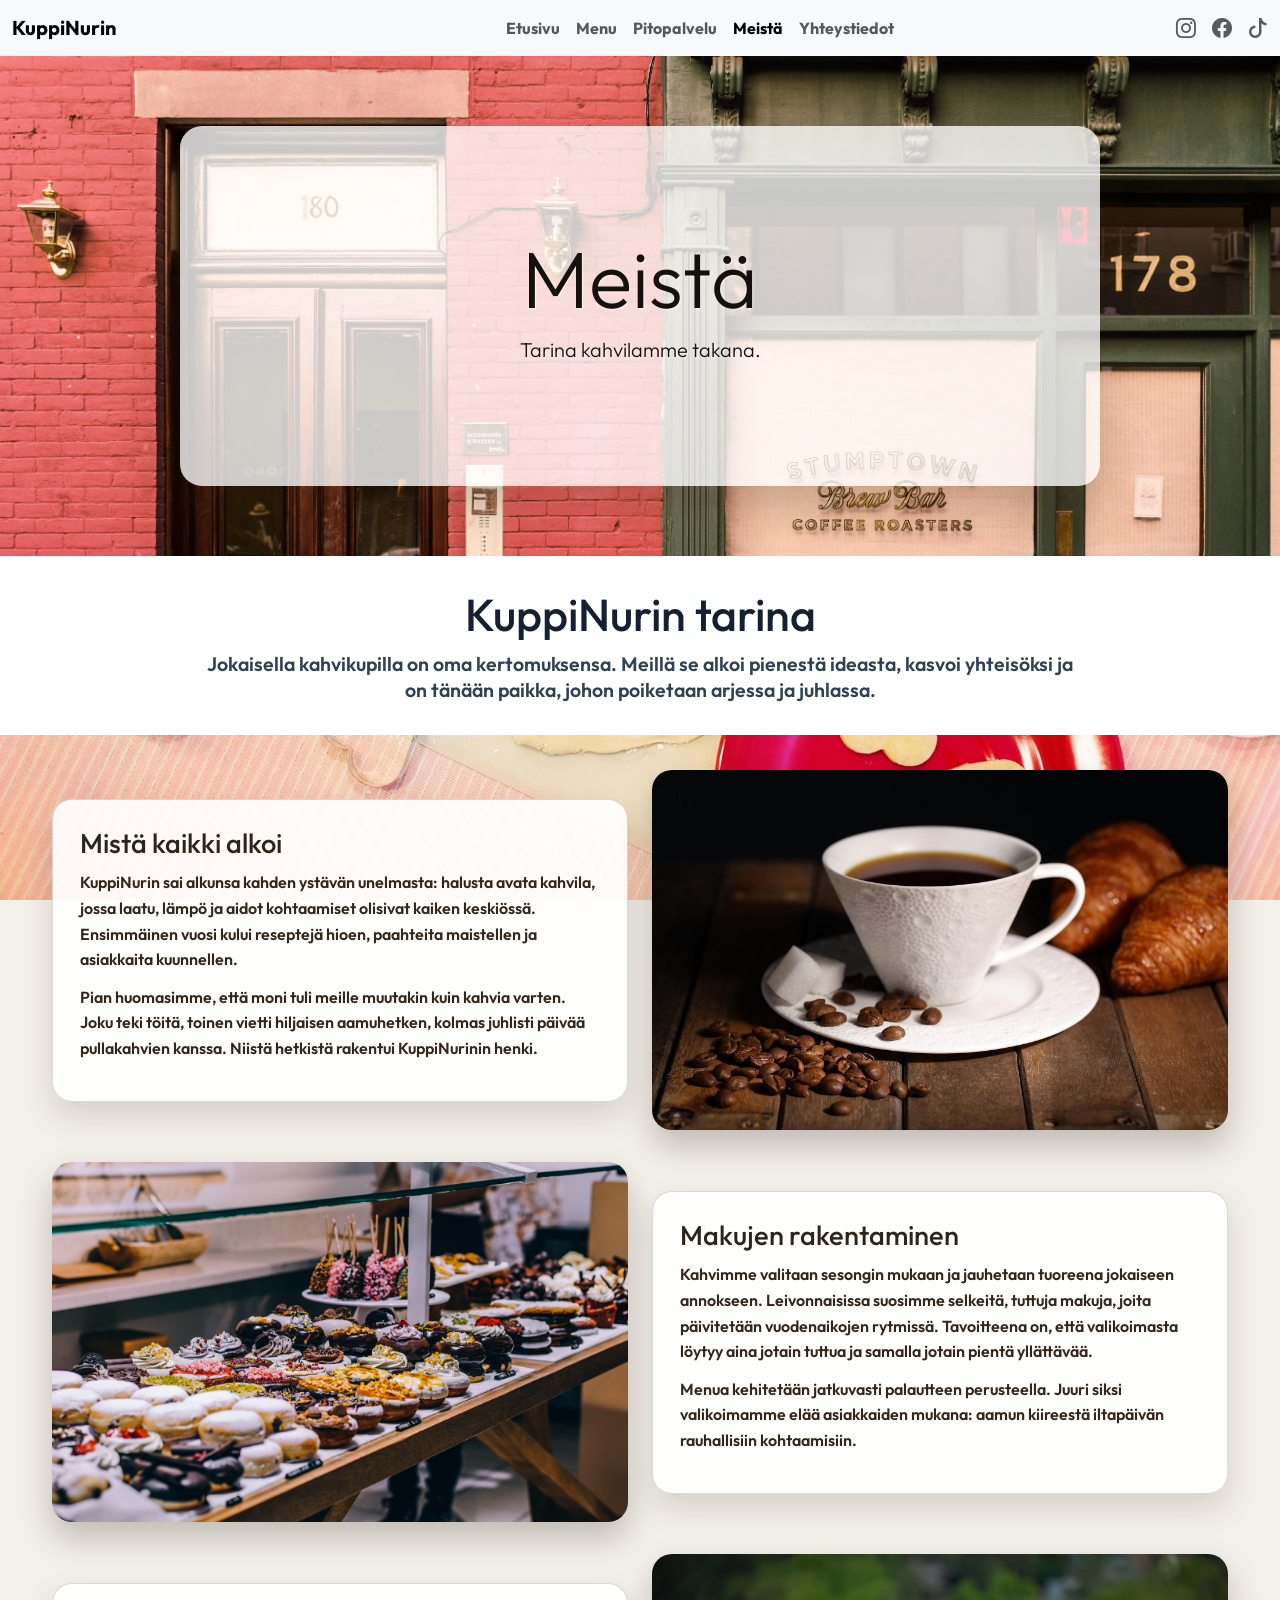
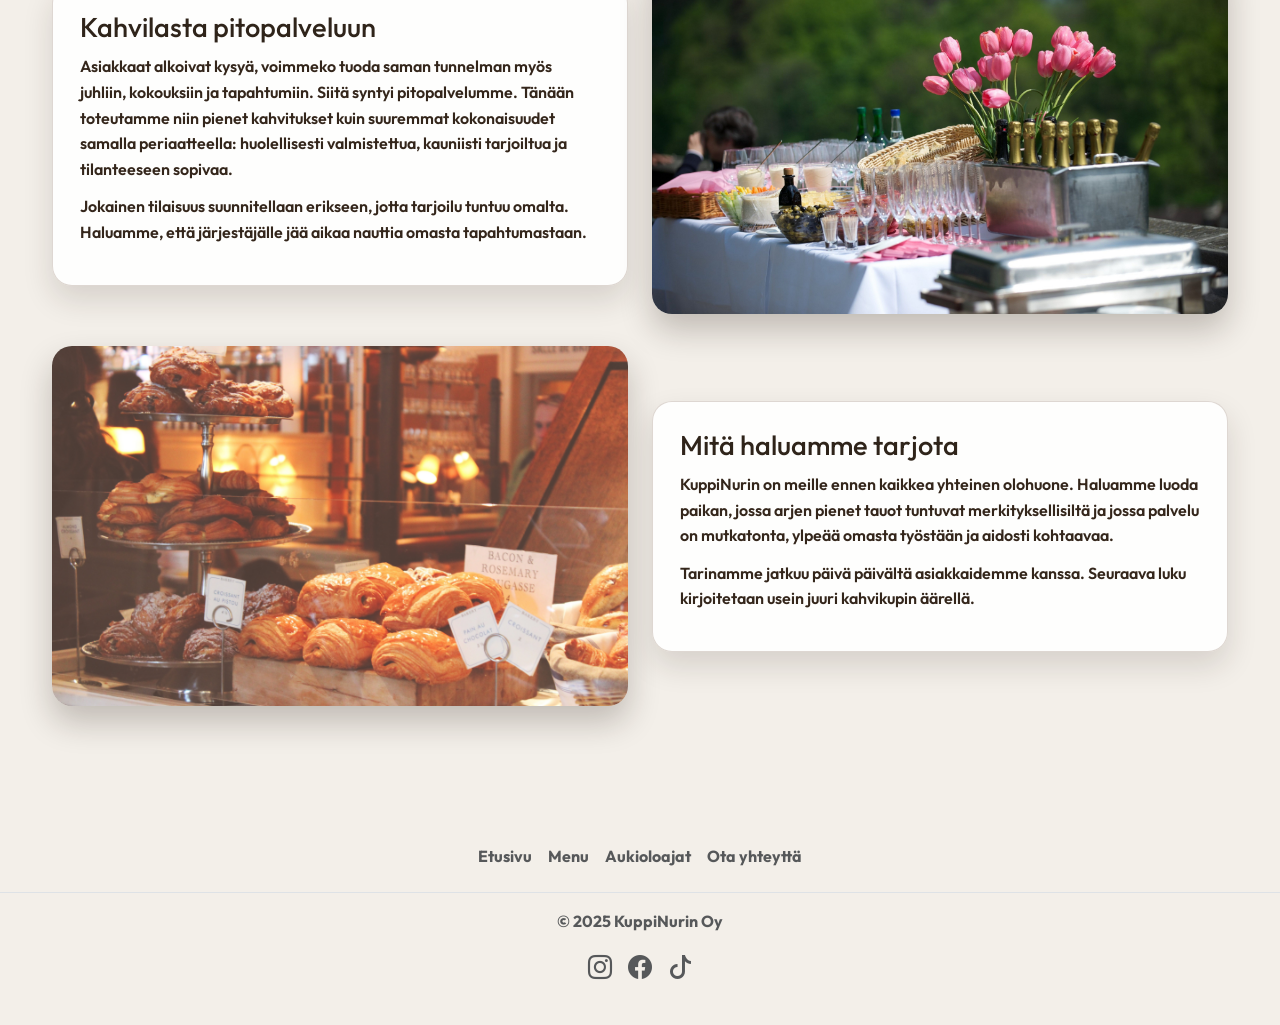
<file: html/meista.html>
<!doctype html>
<html lang="fi">

<head>
    <!-- Global metadata, typography, and Bootstrap styles -->
    <meta charset="UTF-8" />
    <meta name="viewport" content="width=device-width, initial-scale=1.0" />
    <title>KuppiNurin | Meistä</title>
    <link href="https://cdn.jsdelivr.net/npm/bootstrap@5.3.8/dist/css/bootstrap.min.css" rel="stylesheet"
        integrity="sha384-sRIl4kxILFvY47J16cr9ZwB07vP4J8+LH7qKQnuqkuIAvNWLzeN8tE5YBujZqJLB" crossorigin="anonymous" />
    <link rel="stylesheet" href="../css/meista_style.css" />
    <link rel="stylesheet" href="https://cdn.jsdelivr.net/npm/bootstrap-icons@1.11.3/font/bootstrap-icons.min.css" />
    <link rel="preconnect" href="https://fonts.googleapis.com" />
    <link rel="preconnect" href="https://fonts.gstatic.com" crossorigin />
    <link href="https://fonts.googleapis.com/css2?family=Outfit:wght@100..900&display=swap" rel="stylesheet" />
</head>

<body>
    <!-- Sticky top navigation and menu hero area -->
    <header>
        <nav class="navbar navbar-expand-lg bg-body-tertiary justify-content-center" id="stickynav">
            <div class="container-fluid">
                <a class="navbar-brand" href="./index.html">KuppiNurin</a>
                <button class="navbar-toggler" type="button" data-bs-toggle="collapse"
                    data-bs-target="#navbar-supported-content" aria-controls="navbar-supported-content"
                    aria-expanded="false" aria-label="Toggle navigation">
                    <span class="navbar-toggler-icon"></span>
                </button>
                <div class="collapse navbar-collapse" id="navbar-supported-content">
                    <ul class="navbar-nav mx-auto mb-2 mb-lg-0">
                        <li class="nav-item">
                            <a class="nav-link active" aria-current="page" href="./index.html">Etusivu</a>
                        </li>
                        <li class="nav-item">
                            <a class="nav-link" href="./menu.html">Menu</a>
                        </li>
                        <li class="nav-item">
                            <a class="nav-link" href="./pitopalvelu.html">Pitopalvelu</a>
                        </li>
                        <li class="nav-item">
                            <a class="nav-link" href="./meista.html">Meistä</a>
                        </li>
                        <li class="nav-item">
                            <a class="nav-link" href="./yhteystiedot.html">Yhteystiedot</a>
                        </li>
                    </ul>
                    <div class="d-flex align-items-center gap-3 ms-lg-auto mt-2 mt-lg-0">
                        <a class="nav-link px-0 py-0 text-body-secondary" href="https://www.instagram.com"
                            target="_blank" rel="noopener noreferrer" aria-label="Instagram">
                            <i class="bi bi-instagram fs-5"></i>
                        </a>
                        <a class="nav-link px-0 py-0 text-body-secondary" href="https://www.facebook.com"
                            target="_blank" rel="noopener noreferrer" aria-label="Facebook">
                            <i class="bi bi-facebook fs-5"></i>
                        </a>
                        <a class="nav-link px-0 py-0 text-body-secondary" href="https://www.tiktok.com" target="_blank"
                            rel="noopener noreferrer" aria-label="TikTok">
                            <i class="bi bi-tiktok fs-5"></i>
                        </a>
                    </div>
                </div>
            </div>
        </nav>
        <section id="hero-section">
            <div class="container-fluid" id="hero">
                <div class="container" id="herobackground">
                    <div class="container justify-content-center" id="hero-content">
                        <h1 class="display-1">Meistä</h1>
                        <p class="lead">Tarina kahvilamme takana.</p>
                    </div>
                </div>
            </div>
        </section>
    </header>
    <main>
        <!-- About us section -->
        <section id="about-us">
            <div id="about-intro-band">
                <div class="container" id="about-intro-content">
                    <h2>KuppiNurin tarina</h2>
                    <p>
                        Jokaisella kahvikupilla on oma kertomuksensa. Meillä se alkoi
                        pienestä ideasta, kasvoi yhteisöksi ja on tänään paikka, johon
                        poiketaan arjessa ja juhlassa.
                    </p>
                </div>
            </div>

            <div class="container story-wrapper">
                <article class="story-block row g-4 align-items-center">
                    <div class="col-12 col-lg-6">
                        <div class="story-text-card">
                            <h3>Mistä kaikki alkoi</h3>
                            <p>
                                KuppiNurin sai alkunsa kahden ystävän unelmasta: halusta avata
                                kahvila, jossa laatu, lämpö ja aidot kohtaamiset olisivat
                                kaiken keskiössä. Ensimmäinen vuosi kului reseptejä hioen,
                                paahteita maistellen ja asiakkaita kuunnellen.
                            </p>
                            <p>
                                Pian huomasimme, että moni tuli meille muutakin kuin kahvia
                                varten. Joku teki töitä, toinen vietti hiljaisen aamuhetken,
                                kolmas juhlisti päivää pullakahvien kanssa. Niistä hetkistä
                                rakentui KuppiNurinin henki.
                            </p>
                            <figure class="story-image-card story-image-mobile">
                                <img src="../images/hero_home_image.jpg" alt="KuppiNurinin tunnelmallinen kahvila-aamu" />
                            </figure>
                        </div>
                    </div>
                    <div class="col-12 col-lg-6">
                        <figure class="story-image-card story-image-desktop">
                            <img src="../images/hero_home_image.jpg" alt="KuppiNurinin tunnelmallinen kahvila-aamu" />
                        </figure>
                    </div>
                </article>

                <article class="story-block row g-4 align-items-center flex-lg-row-reverse">
                    <div class="col-12 col-lg-6">
                        <div class="story-text-card">
                            <h3>Makujen rakentaminen</h3>
                            <p>
                                Kahvimme valitaan sesongin mukaan ja jauhetaan tuoreena
                                jokaiseen annokseen. Leivonnaisissa suosimme selkeitä, tuttuja
                                makuja, joita päivitetään vuodenaikojen rytmissä. Tavoitteena
                                on, että valikoimasta löytyy aina jotain tuttua ja samalla
                                jotain pientä yllättävää.
                            </p>
                            <p>
                                Menua kehitetään jatkuvasti palautteen perusteella. Juuri
                                siksi valikoimamme elää asiakkaiden mukana: aamun kiireestä
                                iltapäivän rauhallisiin kohtaamisiin.
                            </p>
                            <figure class="story-image-card story-image-mobile">
                                <img src="../images/menusection_home_image.jpg"
                                    alt="Kahvilan menu ja päivän leivonnaisia" />
                            </figure>
                        </div>
                    </div>
                    <div class="col-12 col-lg-6">
                        <figure class="story-image-card story-image-desktop">
                            <img src="../images/menusection_home_image.jpg" alt="Kahvilan menu ja päivän leivonnaisia" />
                        </figure>
                    </div>
                </article>

                <article class="story-block row g-4 align-items-center">
                    <div class="col-12 col-lg-6">
                        <div class="story-text-card">
                            <h3>Kahvilasta pitopalveluun</h3>
                            <p>
                                Asiakkaat alkoivat kysyä, voimmeko tuoda saman tunnelman myös
                                juhliin, kokouksiin ja tapahtumiin. Siitä syntyi
                                pitopalvelumme. Tänään toteutamme niin pienet kahvitukset kuin
                                suuremmat kokonaisuudet samalla periaatteella: huolellisesti
                                valmistettua, kauniisti tarjoiltua ja tilanteeseen sopivaa.
                            </p>
                            <p>
                                Jokainen tilaisuus suunnitellaan erikseen, jotta tarjoilu
                                tuntuu omalta. Haluamme, että järjestäjälle jää aikaa nauttia
                                omasta tapahtumastaan.
                            </p>
                            <figure class="story-image-card story-image-mobile">
                                <img src="../images/catering_home_image.jpg" alt="KuppiNurinin pitopalvelun kattaus" />
                            </figure>
                        </div>
                    </div>
                    <div class="col-12 col-lg-6">
                        <figure class="story-image-card story-image-desktop">
                            <img src="../images/catering_home_image.jpg" alt="KuppiNurinin pitopalvelun kattaus" />
                        </figure>
                    </div>
                </article>

                <article class="story-block row g-4 align-items-center flex-lg-row-reverse">
                    <div class="col-12 col-lg-6">
                        <div class="story-text-card">
                            <h3>Mitä haluamme tarjota</h3>
                            <p>
                                KuppiNurin on meille ennen kaikkea yhteinen olohuone. Haluamme
                                luoda paikan, jossa arjen pienet tauot tuntuvat
                                merkityksellisiltä ja jossa palvelu on mutkatonta, ylpeää
                                omasta työstään ja aidosti kohtaavaa.
                            </p>
                            <p>
                                Tarinamme jatkuu päivä päivältä asiakkaidemme kanssa. Seuraava
                                luku kirjoitetaan usein juuri kahvikupin äärellä.
                            </p>
                            <figure class="story-image-card story-image-mobile">
                                <img src="../images/infosection_home_image.jpg"
                                    alt="Asiakkaat nauttimassa kahvihetkesta" />
                            </figure>
                        </div>
                    </div>
                    <div class="col-12 col-lg-6">
                        <figure class="story-image-card story-image-desktop">
                            <img src="../images/infosection_home_image.jpg" alt="Asiakkaat nauttimassa kahvihetkesta" />
                        </figure>
                    </div>
                </article>
            </div>
        </section>
    </main>
    <!-- Footer links and copyright -->
    <footer class="py-3 my-4">
        <ul class="nav justify-content-center border-bottom pb-3 mb-3">
            <li class="nav-item">
                <a href="./index.html" class="nav-link px-2 text-body-secondary">Etusivu</a>
            </li>
            <li class="nav-item">
                <a href="./menu.html" class="nav-link px-2 text-body-secondary">Menu</a>
            </li>
            <li class="nav-item">
                <a href="index.html#openinghours" class="nav-link px-2 text-body-secondary">Aukioloajat</a>
            </li>
            <li class="nav-item">
                <a href="./yhteystiedot.html#contact-section" class="nav-link px-2 text-body-secondary">Ota yhteyttä</a>
            </li>
        </ul>
        <p class="text-center text-body-secondary">© 2025 KuppiNurin Oy</p>
        <div class="d-flex justify-content-center align-items-center gap-3 mt-2">
            <a class="text-body-secondary fs-4" href="https://www.instagram.com" target="_blank"
                rel="noopener noreferrer" aria-label="Instagram">
                <i class="bi bi-instagram" aria-hidden="true"></i>
            </a>
            <a class="text-body-secondary fs-4" href="https://www.facebook.com" target="_blank"
                rel="noopener noreferrer" aria-label="Facebook">
                <i class="bi bi-facebook" aria-hidden="true"></i>
            </a>
            <a class="text-body-secondary fs-4" href="https://www.tiktok.com" target="_blank" rel="noopener noreferrer"
                aria-label="TikTok">
                <i class="bi bi-tiktok" aria-hidden="true"></i>
            </a>
        </div>
    </footer>
    <!-- Bootstrap JavaScript + site-specific behavior -->
    <script src="https://cdn.jsdelivr.net/npm/bootstrap@5.3.8/dist/js/bootstrap.bundle.min.js"
        integrity="sha384-FKyoEForCGlyvwx9Hj09JcYn3nv7wiPVlz7YYwJrWVcXK/BmnVDxM+D2scQbITxI"
        crossorigin="anonymous"></script>
    <script src="../js/app.js"></script>
</body>

</html>
</file>
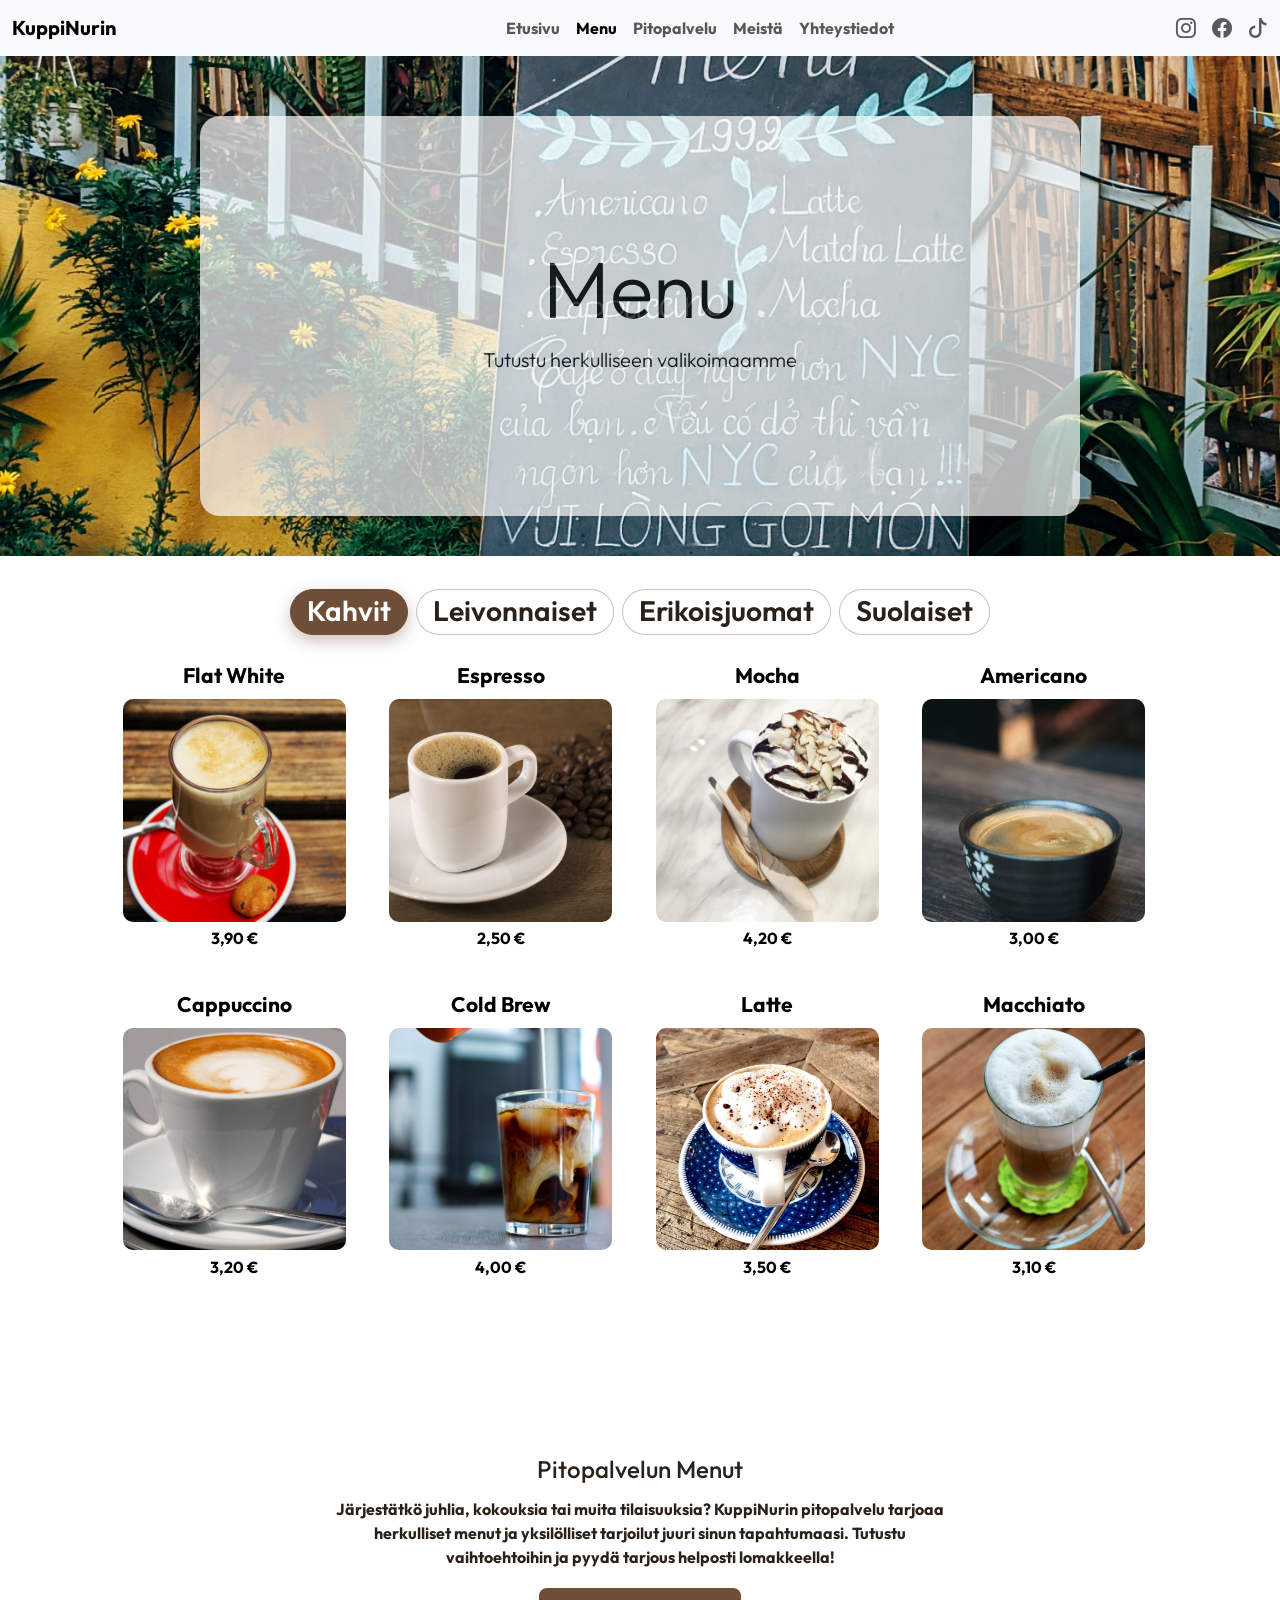
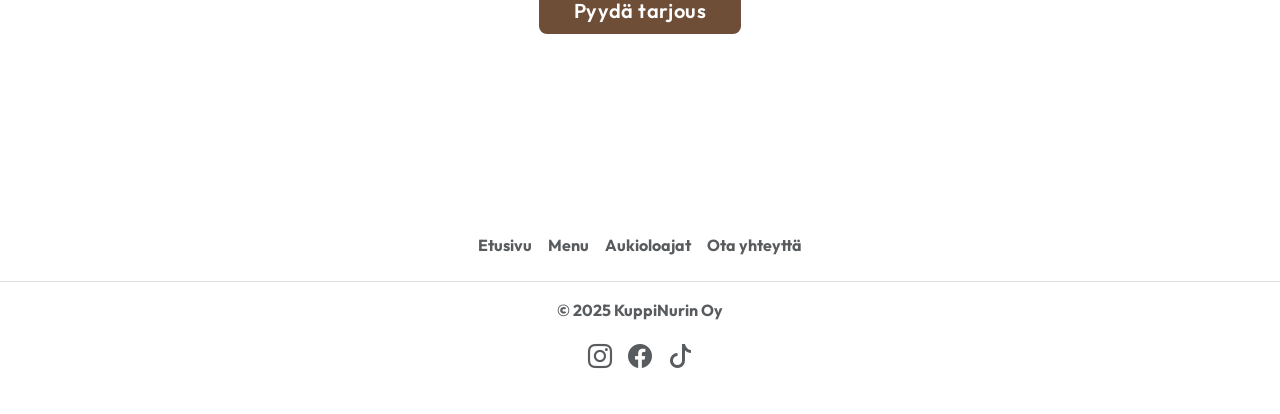
<file: html/menu.html>
<!doctype html>
<html lang="fi">
  <head>
    <!-- Global metadata, typography, and Bootstrap styles -->
    <meta charset="UTF-8" />
    <meta name="viewport" content="width=device-width, initial-scale=1.0" />
    <title>KuppiNurin | Menu</title>
    <link
      href="https://cdn.jsdelivr.net/npm/bootstrap@5.3.8/dist/css/bootstrap.min.css"
      rel="stylesheet"
      integrity="sha384-sRIl4kxILFvY47J16cr9ZwB07vP4J8+LH7qKQnuqkuIAvNWLzeN8tE5YBujZqJLB"
      crossorigin="anonymous" />
    <link rel="stylesheet" href="../css/menu_style.css" />
    <link
      rel="stylesheet"
      href="https://cdn.jsdelivr.net/npm/bootstrap-icons@1.11.3/font/bootstrap-icons.min.css" />
    <link rel="preconnect" href="https://fonts.googleapis.com" />
    <link rel="preconnect" href="https://fonts.gstatic.com" crossorigin />
    <link
      href="https://fonts.googleapis.com/css2?family=Outfit:wght@100..900&display=swap"
      rel="stylesheet" />
  </head>

  <body>
    <!-- Sticky top navigation and menu hero area -->
    <header>
      <nav
        class="navbar navbar-expand-lg bg-body-tertiary justify-content-center"
        id="stickynav">
        <div class="container-fluid">
          <a class="navbar-brand" href="./index.html">KuppiNurin</a>
          <button
            class="navbar-toggler"
            type="button"
            data-bs-toggle="collapse"
            data-bs-target="#navbar-supported-content"
            aria-controls="navbar-supported-content"
            aria-expanded="false"
            aria-label="Toggle navigation">
            <span class="navbar-toggler-icon"></span>
          </button>
          <div class="collapse navbar-collapse" id="navbar-supported-content">
            <ul class="navbar-nav mx-auto mb-2 mb-lg-0">
              <li class="nav-item">
                <a
                  class="nav-link active"
                  aria-current="page"
                  href="./index.html"
                  >Etusivu</a
                >
              </li>
              <li class="nav-item">
                <a class="nav-link" href="./menu.html">Menu</a>
              </li>
              <li class="nav-item">
                <a class="nav-link" href="./pitopalvelu.html">Pitopalvelu</a>
              </li>
              <li class="nav-item">
                <a class="nav-link" href="./meista.html">Meistä</a>
              </li>
              <li class="nav-item">
                <a class="nav-link" href="./yhteystiedot.html">Yhteystiedot</a>
              </li>
            </ul>
            <div
              class="d-flex align-items-center gap-3 ms-lg-auto mt-2 mt-lg-0">
              <a
                class="nav-link px-0 py-0 text-body-secondary"
                href="https://www.instagram.com"
                target="_blank"
                rel="noopener noreferrer"
                aria-label="Instagram">
                <i class="bi bi-instagram fs-5"></i>
              </a>
              <a
                class="nav-link px-0 py-0 text-body-secondary"
                href="https://www.facebook.com"
                target="_blank"
                rel="noopener noreferrer"
                aria-label="Facebook">
                <i class="bi bi-facebook fs-5"></i>
              </a>
              <a
                class="nav-link px-0 py-0 text-body-secondary"
                href="https://www.tiktok.com"
                target="_blank"
                rel="noopener noreferrer"
                aria-label="TikTok">
                <i class="bi bi-tiktok fs-5"></i>
              </a>
            </div>
          </div>
        </div>
      </nav>
      <section id="hero-section">
        <div class="container-fluid" id="hero">
          <div class="container" id="herobackground">
            <div class="container justify-content-center" id="hero-content">
              <h1 class="display-1">Menu</h1>
              <p class="lead">Tutustu herkulliseen valikoimaamme</p>
            </div>
          </div>
        </div>
      </section>
    </header>
    <main>
      <!-- Main menu section: tabbed categories and product cards -->
      <section id="menu-section">
        <div class="container" id="menu-section-separator">
          <div class="container" id="menu-section-content">
            <!-- Category tabs (Bootstrap tab component) -->
            <ul class="nav nav-tabs menu-tabs" id="menuTabs" role="tablist">
              <li class="nav-item" role="presentation">
                <button
                  class="nav-link active"
                  id="coffee-tab"
                  data-bs-toggle="tab"
                  data-bs-target="#coffee-pane"
                  type="button"
                  role="tab"
                  aria-controls="coffee-pane"
                  aria-selected="true">
                  <span class="menu-tab-title">Kahvit</span>
                </button>
              </li>
              <li class="nav-item" role="presentation">
                <button
                  class="nav-link"
                  id="pastry-tab"
                  data-bs-toggle="tab"
                  data-bs-target="#pastry-pane"
                  type="button"
                  role="tab"
                  aria-controls="pastry-pane"
                  aria-selected="false">
                  <span class="menu-tab-title">Leivonnaiset</span>
                </button>
              </li>
              <li class="nav-item" role="presentation">
                <button
                  class="nav-link"
                  id="specialdrinks-tab"
                  data-bs-toggle="tab"
                  data-bs-target="#specialdrinks-pane"
                  type="button"
                  role="tab"
                  aria-controls="specialdrinks-pane"
                  aria-selected="false">
                  <span class="menu-tab-title">Erikoisjuomat</span>
                </button>
              </li>
              <li class="nav-item" role="presentation">
                <button
                  class="nav-link"
                  id="savory-tab"
                  data-bs-toggle="tab"
                  data-bs-target="#savory-pane"
                  type="button"
                  role="tab"
                  aria-controls="savory-pane"
                  aria-selected="false">
                  <span class="menu-tab-title">Suolaiset</span>
                </button>
              </li>
            </ul>

            <!-- Tab panes: each pane contains one product category grid -->
            <div class="tab-content menu-tab-content" id="menuTabsContent">
              <!-- Coffee products pane -->
              <div
                class="tab-pane fade show active"
                id="coffee-pane"
                role="tabpanel"
                aria-labelledby="coffee-tab"
                tabindex="0">
                <div class="row" id="image-caption-coffee">
                  <ul class="list-group list-group-horizontal-sm">
                    <li class="list-group-item">
                      <h2 class="product-title">Flat White</h2>
                      <div class="coffee-image-wrap" tabindex="0">
                        <img src="../images/menu_flatwhite.jpg" alt="Flat White" />
                        <p class="coffee-hover-text">
                          Silkkisen maitovaahdon ja vahvan espresson
                          tasapainoinen klassikko
                        </p>
                      </div>
                      <p>3,90 €</p>
                    </li>
                    <li class="list-group-item">
                      <h2 class="product-title">Espresso</h2>
                      <div class="coffee-image-wrap" tabindex="0">
                        <img src="../images/menu_expresso.jpg" alt="Espresso" />
                        <p class="coffee-hover-text">
                          Herkullinen ja vahva espresso
                        </p>
                      </div>
                      <p>2,50 €</p>
                    </li>
                    <li class="list-group-item">
                      <h2 class="product-title">Mocha</h2>
                      <div class="coffee-image-wrap" tabindex="0">
                        <img src="../images/menu_mocha.jpg" alt="Mocha" />
                        <p class="coffee-hover-text">
                          Täyteläinen kahvijuoma suklaan ja pehmeän maidon
                          yhdistelmällä
                        </p>
                      </div>
                      <p>4,20 €</p>
                    </li>
                    <li class="list-group-item">
                      <h2 class="product-title">Americano</h2>
                      <div class="coffee-image-wrap" tabindex="0">
                        <img src="../images/menu_americano.jpg" alt="Americano" />
                        <p class="coffee-hover-text">
                          Pehmeä, pitkä espresso miedolla mutta täyteläisellä
                          maulla
                        </p>
                      </div>
                      <p>3,00 €</p>
                    </li>
                    <li class="coffee-row-break" aria-hidden="true"></li>
                    <li class="list-group-item">
                      <h2 class="product-title">Cappuccino</h2>
                      <div class="coffee-image-wrap" tabindex="0">
                        <img
                          src="../images/menu_cappuccino.jpg"
                          alt="Cappuccino" />
                        <p class="coffee-hover-text">
                          Kermainen cappuccino, täydellinen aamun aloitukseen
                        </p>
                      </div>
                      <p>3,20 €</p>
                    </li>
                    <li class="list-group-item">
                      <h2 class="product-title">Cold Brew</h2>
                      <div class="coffee-image-wrap" tabindex="0">
                        <img src="../images/menu_coldbrew.jpg" alt="Cold Brew" />
                        <p class="coffee-hover-text">
                          Raikas kylmäuutettu kahvi, jossa on pehmeä maku ja
                          vähäinen happamuus
                        </p>
                      </div>
                      <p>4,00 €</p>
                    </li>
                    <li class="list-group-item">
                      <h2 class="product-title">Latte</h2>
                      <div class="coffee-image-wrap" tabindex="0">
                        <img src="../images/menu_latte.jpg" alt="Latte" />
                        <p class="coffee-hover-text">
                          Pehmeä latte, jossa on runsaasti maitovaahtoa
                        </p>
                      </div>
                      <p>3,50 €</p>
                    </li>
                    <li class="list-group-item">
                      <h2 class="product-title">Macchiato</h2>
                      <div class="coffee-image-wrap" tabindex="0">
                        <img src="../images/menu_macchiato.jpg" alt="Macchiato" />
                        <p class="coffee-hover-text">
                          Tuhti espresso viimeisteltynä kevyellä
                          maitovaahtolusikallisella
                        </p>
                      </div>
                      <p>3,10 €</p>
                    </li>
                  </ul>
                </div>
              </div>

              <!-- Pastry products pane -->
              <div
                class="tab-pane fade"
                id="pastry-pane"
                role="tabpanel"
                aria-labelledby="pastry-tab"
                tabindex="0">
                <div class="row" id="image-caption-pastries">
                  <ul class="list-group list-group-horizontal-sm">
                    <li class="list-group-item">
                      <h2 class="product-title">Croissant</h2>
                      <div class="coffee-image-wrap" tabindex="0">
                        <img src="../images/menu_croissant.jpg" alt="Croissant" />
                        <p class="coffee-hover-text">
                          Voitaikinaan leivottu rapea klassikko, täydellinen
                          kahvin kanssa
                        </p>
                      </div>
                      <p>3,80 €</p>
                    </li>
                    <li class="list-group-item">
                      <h2 class="product-title">Muffinssi</h2>
                      <div class="coffee-image-wrap" tabindex="0">
                        <img src="../images/menu_muffin.jpg" alt="Muffinssi" />
                        <p class="coffee-hover-text">
                          Pehmeä ja mehevä muffinssi päivän makeaan
                          herkkuhetkeen
                        </p>
                      </div>
                      <p>4,20 €</p>
                    </li>
                    <li class="list-group-item">
                      <h2 class="product-title">Korvapuusti</h2>
                      <div class="coffee-image-wrap" tabindex="0">
                        <img
                          src="../images/menu_korvapuusti.jpg"
                          alt="Korvapuusti" />
                        <p class="coffee-hover-text">
                          Kanelinen suomalainen klassikko tuoreena uunista
                        </p>
                      </div>
                      <p>3,60 €</p>
                    </li>
                    <li class="list-group-item">
                      <h2 class="product-title">Suklaakakku</h2>
                      <div class="coffee-image-wrap" tabindex="0">
                        <img
                          src="../images/menu_chocolatecake.jpg"
                          alt="Suklaakakku" />
                        <p class="coffee-hover-text">
                          Täyteläinen suklaakakku samettisella rakenteella
                        </p>
                      </div>
                      <p>5,40 €</p>
                    </li>
                    <li class="list-group-item">
                      <h2 class="product-title">Mustikkapiirakka</h2>
                      <div class="coffee-image-wrap" tabindex="0">
                        <img
                          src="../images/menu_blueberrypie.jpg"
                          alt="Mustikkapiirakka" />
                        <p class="coffee-hover-text">
                          Meheva marjapiirakka, jossa on runsaasti kotimaisia
                          mustikoita
                        </p>
                      </div>
                      <p>4,80 €</p>
                    </li>
                    <li class="list-group-item">
                      <h2 class="product-title">Porkkanakakku</h2>
                      <div class="coffee-image-wrap" tabindex="0">
                        <img
                          src="../images/menu_carrotcake.jpg"
                          alt="Porkkanakakku" />
                        <p class="coffee-hover-text">
                          Mausteinen ja pehmea kakku tuorejuustokuorrutteella
                        </p>
                      </div>
                      <p>5,20 €</p>
                    </li>
                    <li class="list-group-item">
                      <h2 class="product-title">Vadelmaleivos</h2>
                      <div class="coffee-image-wrap" tabindex="0">
                        <img
                          src="../images/menu_raspberrypastry.jpg"
                          alt="Vadelmaleivos" />
                        <p class="coffee-hover-text">
                          Raikas vadelmainen leivos, jossa on kevyt vaniljatayte
                        </p>
                      </div>
                      <p>4,60 €</p>
                    </li>
                    <li class="list-group-item">
                      <h2 class="product-title">Sitruunatorttu</h2>
                      <div class="coffee-image-wrap" tabindex="0">
                        <img
                          src="../images/menu_lemontart.jpg"
                          alt="Sitruunatorttu" />
                        <p class="coffee-hover-text">
                          Kirpean makea sitruunatorttu rapealla pohjalla
                        </p>
                      </div>
                      <p>4,90 €</p>
                    </li>
                  </ul>
                </div>
              </div>

              <!-- Special drinks pane -->
              <div
                class="tab-pane fade"
                id="specialdrinks-pane"
                role="tabpanel"
                aria-labelledby="specialdrinks-tab"
                tabindex="0">
                <div class="row" id="image-caption-specialdrinks">
                  <ul class="list-group list-group-horizontal-sm">
                    <li class="list-group-item">
                      <h2 class="product-title">Caramel latte</h2>
                      <div class="coffee-image-wrap" tabindex="0">
                        <img
                          src="../images/menu_caramellatte.jpg"
                          alt="Caramel latte" />
                        <p class="coffee-hover-text">
                          Pehmeä latte, jonka kruunaa makea karamellikastike ja
                          kermavaahto
                        </p>
                      </div>
                      <p>3,60 €</p>
                    </li>
                    <li class="list-group-item">
                      <h2 class="product-title">Chai Latte</h2>
                      <div class="coffee-image-wrap" tabindex="0">
                        <img src="../images/menu_chailatte.jpg" alt="Chai Latte" />
                        <p class="coffee-hover-text">
                          Mausteinen chai latte, joka lämmittää ja virkistää
                        </p>
                      </div>
                      <p>4,90 €</p>
                    </li>
                    <li class="list-group-item">
                      <h2 class="product-title">Jäätee</h2>
                      <div class="coffee-image-wrap" tabindex="0">
                        <img src="../images/menu_icedtea.jpg" alt="Jäätee" />
                        <p class="coffee-hover-text">
                          Raikas ja virkistävä jäätee, joka sopii täydellisesti
                          kuumiin päiviin
                        </p>
                      </div>
                      <p>3,60 €</p>
                    </li>
                    <li class="list-group-item">
                      <h2 class="product-title">Kaakao</h2>
                      <div class="coffee-image-wrap" tabindex="0">
                        <img src="../images/menu_cocoa.jpg" alt="Kaakao" />
                        <p class="coffee-hover-text">
                          Lämmin ja pehmeä kaakao, joka sopii täydellisesti
                          kylmiin päiviin
                        </p>
                      </div>
                      <p>5,40 €</p>
                    </li>
                    <li class="list-group-item">
                      <h2 class="product-title">Iced Vanilla Latte</h2>
                      <div class="coffee-image-wrap" tabindex="0">
                        <img
                          src="../images/menu_icedvanillalatte.jpg"
                          alt="Iced Vanilla Latte" />
                        <p class="coffee-hover-text">
                          Raikas ja pehmeä jäälatte vaniljan vivahteella
                        </p>
                      </div>
                      <p>4,70 €</p>
                    </li>
                    <li class="list-group-item">
                      <h2 class="product-title">Honey Cinnamon Latte</h2>
                      <div class="coffee-image-wrap" tabindex="0">
                        <img
                          src="../images/menu_honeycinnamonlatte.jpg"
                          alt="Honey Cinnamon Latte" />
                        <p class="coffee-hover-text">
                          Lämmin yhdistelmä hunajaa, kanelia ja samettista
                          maitovaahtoa
                        </p>
                      </div>
                      <p>4,90 €</p>
                    </li>
                    <li class="list-group-item">
                      <h2 class="product-title">Affogato</h2>
                      <div class="coffee-image-wrap" tabindex="0">
                        <img src="../images/menu_affogato.jpg" alt="Affogato" />
                        <p class="coffee-hover-text">
                          Klassinen italialainen jälkiruokakahvi, jossa espresso
                          kaadetaan vaniljajäätelön päälle
                        </p>
                      </div>
                      <p>5,40 €</p>
                    </li>
                    <li class="list-group-item">
                      <h2 class="product-title">Matcha Latte</h2>
                      <div class="coffee-image-wrap" tabindex="0">
                        <img
                          src="../images/menu_matchalatte.jpg"
                          alt="Matcha Latte" />
                        <p class="coffee-hover-text">
                          Vihreä tee latte, joka tarjoaa virkistävän ja
                          terveellisen vaihtoehdon
                        </p>
                      </div>
                      <p>5,20 €</p>
                    </li>
                  </ul>
                </div>
              </div>

              <!-- Savory products pane -->
              <div
                class="tab-pane fade"
                id="savory-pane"
                role="tabpanel"
                aria-labelledby="savory-tab"
                tabindex="0">
                <div class="row" id="image-caption-savory">
                  <ul class="list-group list-group-horizontal-sm">
                    <li class="list-group-item">
                      <h2 class="product-title">Kinkku-juusto croissant</h2>
                      <div class="coffee-image-wrap" tabindex="0">
                        <img
                          src="../images/menu_hamcroissant.jpg"
                          alt="Kinkku-juusto croissant" />
                        <p class="coffee-hover-text">
                          Voitaikinainen croissant, jonka sisällä on sulaa
                          juustoa ja mehevää kinkkua
                        </p>
                      </div>
                      <p>5,90 €</p>
                    </li>
                    <li class="list-group-item">
                      <h2 class="product-title">Lohibagel</h2>
                      <div class="coffee-image-wrap" tabindex="0">
                        <img
                          src="../images/menu_salmonbagel.jpg"
                          alt="Lohibagel" />
                        <p class="coffee-hover-text">
                          Täytetty bagel savulohella, tuorejuustolla ja rapealla
                          salaatilla
                        </p>
                      </div>
                      <p>6,80 €</p>
                    </li>
                    <li class="list-group-item">
                      <h2 class="product-title">Kana panini</h2>
                      <div class="coffee-image-wrap" tabindex="0">
                        <img
                          src="../images/menu_chickenpanini.jpg"
                          alt="Kana Panini" />
                        <p class="coffee-hover-text">
                          Maukas kana panini, joka sopii täydellisesti lounaaksi
                        </p>
                      </div>
                      <p>6,90 €</p>
                    </li>
                    <li class="list-group-item">
                      <h2 class="product-title">Avokadoleipä</h2>
                      <div class="coffee-image-wrap" tabindex="0">
                        <img
                          src="../images/menu_avocadosandwich.jpg"
                          alt="Avokadoleipä" />
                        <p class="coffee-hover-text">
                          Paahdettu leipä avokadotahnalla, sitruunalla ja
                          chilihiutaleilla
                        </p>
                      </div>
                      <p>6,40 €</p>
                    </li>
                    <li class="list-group-item">
                      <h2 class="product-title">Tonnikala toast</h2>
                      <div class="coffee-image-wrap" tabindex="0">
                        <img
                          src="../images/menu_tunatoast.jpg"
                          alt="Tonnikala toast" />
                        <p class="coffee-hover-text">
                          Rapea toast, jossa on herkullinen tonnikala- ja
                          majoneesitäyte
                        </p>
                      </div>
                      <p>6,40 €</p>
                    </li>
                    <li class="list-group-item">
                      <h2 class="product-title">Peruna-focaccia</h2>
                      <div class="coffee-image-wrap" tabindex="0">
                        <img
                          src="../images/menu_potatofocaccia.jpg"
                          alt="Peruna-focaccia" />
                        <p class="coffee-hover-text">
                          Pehmeä focaccia perunalla, rosmariinilla ja
                          oliivioljyllä viimeisteltynä
                        </p>
                      </div>
                      <p>5,60 €</p>
                    </li>
                    <li class="list-group-item">
                      <h2 class="product-title">Feta piirakka</h2>
                      <div class="coffee-image-wrap" tabindex="0">
                        <img
                          src="../images/menu_fetapie.jpg"
                          alt="Feta piirakka" />
                        <p class="coffee-hover-text">
                          Suolainen feta- ja pinaattipiirakka, joka sopii
                          täydellisesti lounaaksi tai välipalaksi
                        </p>
                      </div>
                      <p>5,80 €</p>
                    </li>
                    <li class="list-group-item">
                      <h2 class="product-title">Kasvis wrap</h2>
                      <div class="coffee-image-wrap" tabindex="0">
                        <img
                          src="../images/menu_vegetablewrap.jpg"
                          alt="Kasvis wrap" />
                        <p class="coffee-hover-text">
                          Raikas kasviswrap, joka on täytetty tuoreilla
                          vihanneksilla ja herkullisella kastikkeella
                        </p>
                      </div>
                      <p>5,20 €</p>
                    </li>
                  </ul>
                </div>
              </div>
            </div>
          </div>
        </div>
      </section>
    </main>
    <!-- Pitopalvelu menus info section -->
    <section id="pitopalvelu-menu-section">
      <div class="container-fluid" id="pitopalvelu-menu-background">
        <div class="container" id="pitopalvelu-menu-background-card">
          <div
            class="container justify-content-center"
            id="pitopalvelu-menu-content">
            <h4>Pitopalvelun Menut</h4>
            <p class="pitopalvelu-menu-copy">
              Järjestätkö juhlia, kokouksia tai muita tilaisuuksia? KuppiNurin
              pitopalvelu tarjoaa herkulliset menut ja yksilölliset tarjoilut
              juuri sinun tapahtumaasi. Tutustu vaihtoehtoihin ja pyydä tarjous
              helposti lomakkeella!
            </p>
            <a
              href="pitopalvelu.html#order-form-section"
              class="btn btn-lg btn-primary pitopalvelu-btn"
              >Pyydä tarjous</a
            >
          </div>
        </div>
      </div>
    </section>

    <!-- Footer links and copyright -->
    <footer class="py-3 my-4">
      <ul class="nav justify-content-center border-bottom pb-3 mb-3">
        <li class="nav-item">
          <a href="./index.html" class="nav-link px-2 text-body-secondary"
            >Etusivu</a
          >
        </li>
        <li class="nav-item">
          <a href="./menu.html" class="nav-link px-2 text-body-secondary"
            >Menu</a
          >
        </li>
        <li class="nav-item">
          <a
            href="index.html#openinghours"
            class="nav-link px-2 text-body-secondary"
            >Aukioloajat</a
          >
        </li>
        <li class="nav-item">
          <a
            href="./yhteystiedot.html#contact-section"
            class="nav-link px-2 text-body-secondary"
            >Ota yhteyttä</a
          >
        </li>
      </ul>
      <p class="text-center text-body-secondary">© 2025 KuppiNurin Oy</p>
      <div class="d-flex justify-content-center align-items-center gap-3 mt-2">
        <a
          class="text-body-secondary fs-4"
          href="https://www.instagram.com"
          target="_blank"
          rel="noopener noreferrer"
          aria-label="Instagram">
          <i class="bi bi-instagram" aria-hidden="true"></i>
        </a>
        <a
          class="text-body-secondary fs-4"
          href="https://www.facebook.com"
          target="_blank"
          rel="noopener noreferrer"
          aria-label="Facebook">
          <i class="bi bi-facebook" aria-hidden="true"></i>
        </a>
        <a
          class="text-body-secondary fs-4"
          href="https://www.tiktok.com"
          target="_blank"
          rel="noopener noreferrer"
          aria-label="TikTok">
          <i class="bi bi-tiktok" aria-hidden="true"></i>
        </a>
      </div>
    </footer>
    <!-- Bootstrap JavaScript + site-specific behavior -->
    <script
      src="https://cdn.jsdelivr.net/npm/bootstrap@5.3.8/dist/js/bootstrap.bundle.min.js"
      integrity="sha384-FKyoEForCGlyvwx9Hj09JcYn3nv7wiPVlz7YYwJrWVcXK/BmnVDxM+D2scQbITxI"
      crossorigin="anonymous"></script>
    <script src="../js/app.js"></script>
  </body>
</html>
</file>
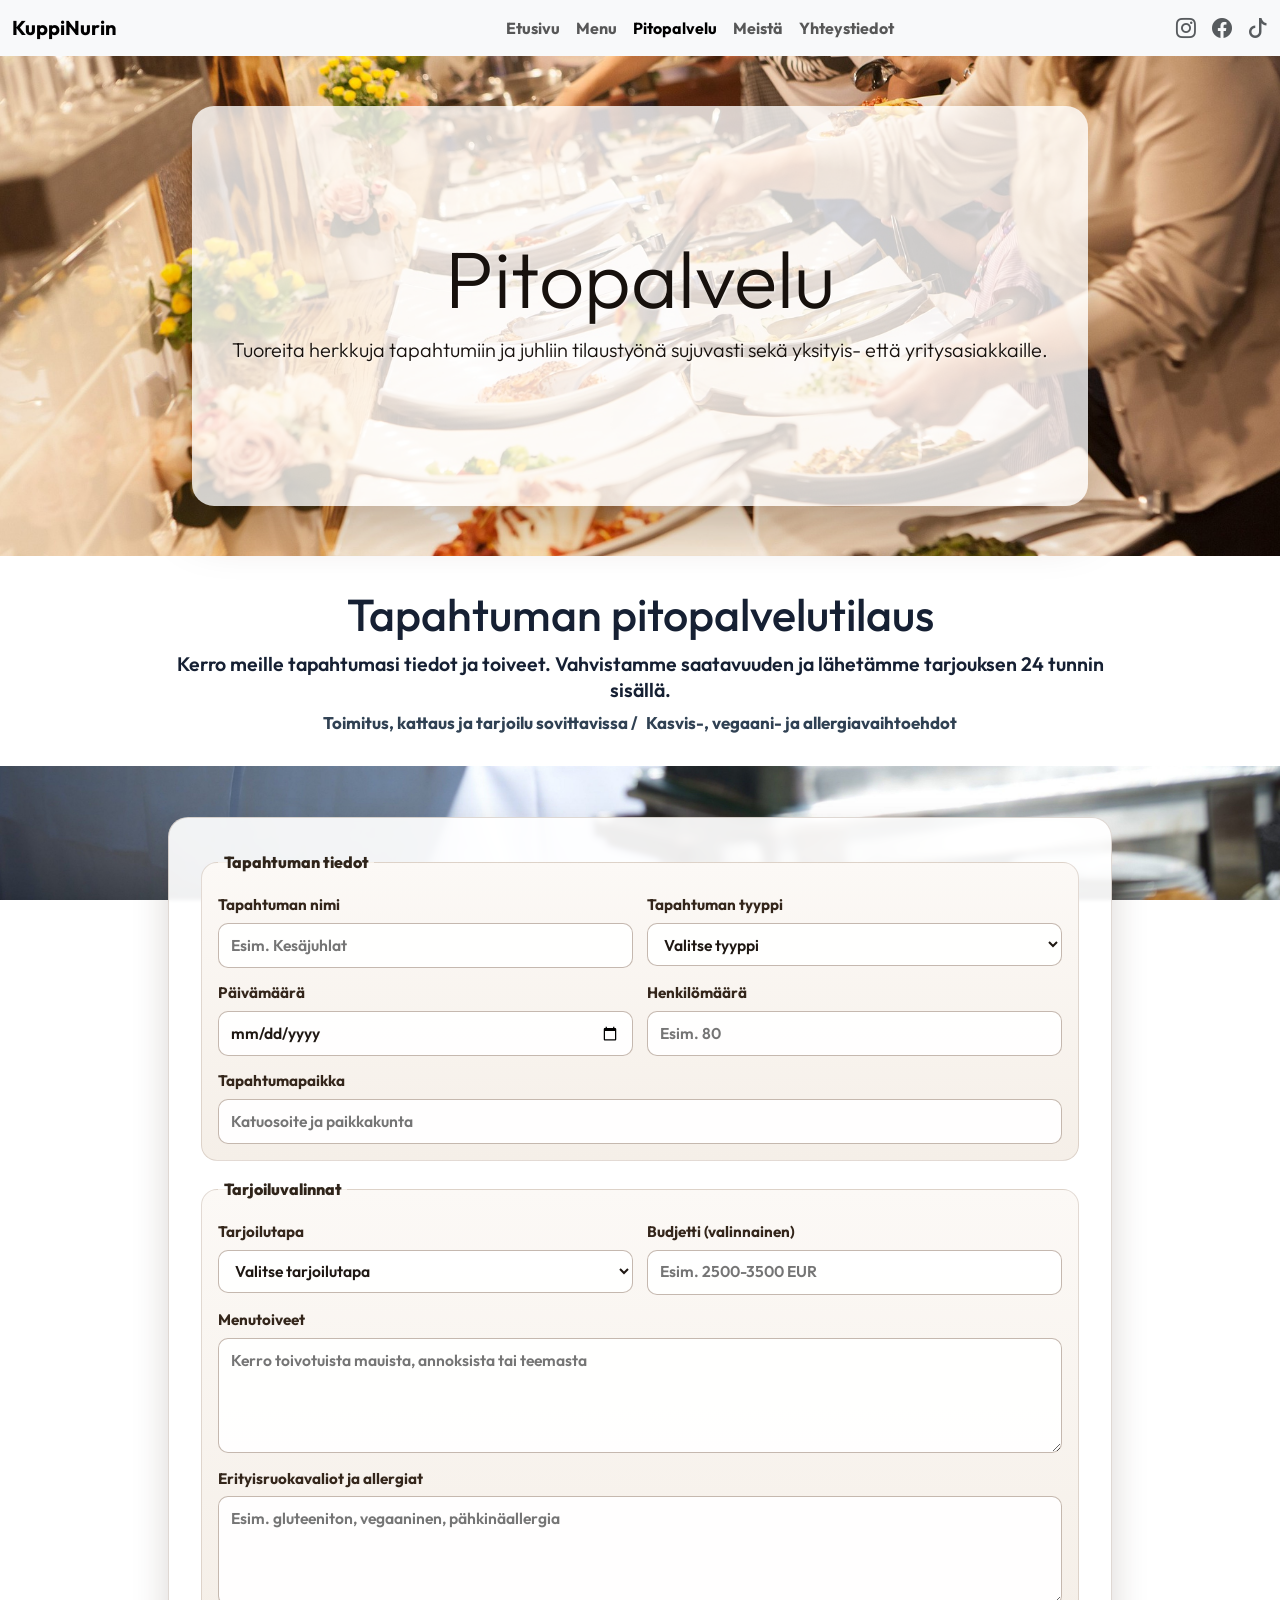
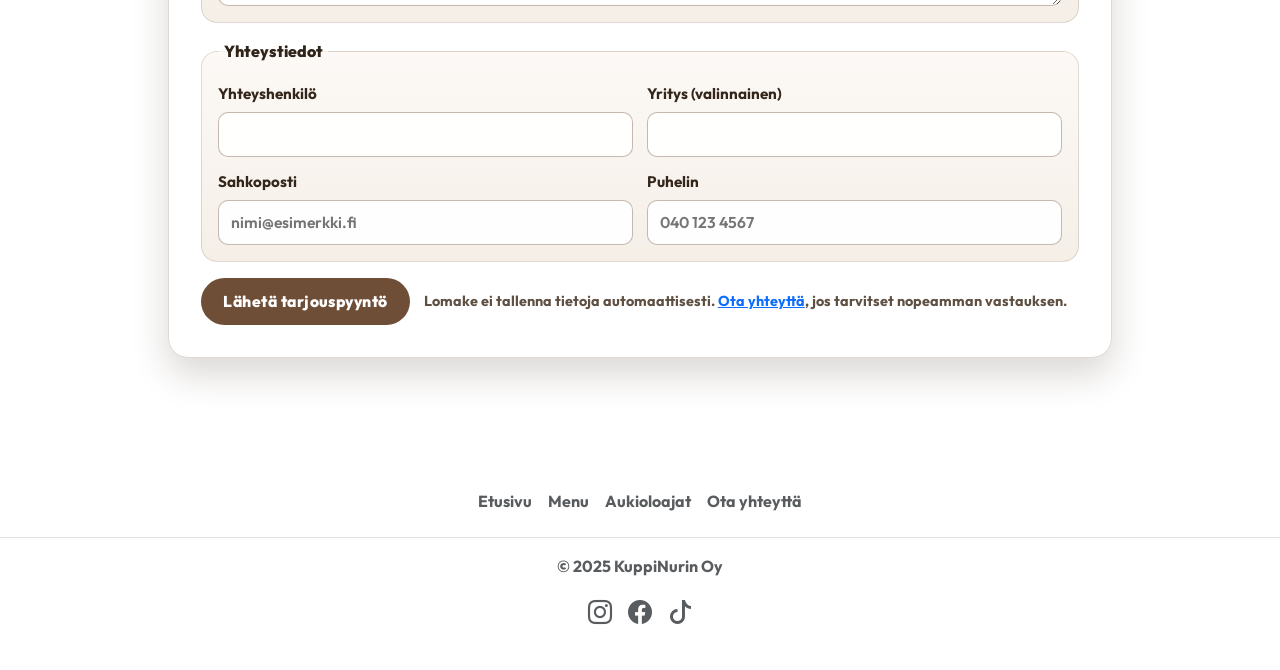
<file: html/pitopalvelu.html>
<!doctype html>
<html lang="fi">

<head>
    <!-- Global metadata, typography, and Bootstrap styles -->
    <meta charset="UTF-8" />
    <meta name="viewport" content="width=device-width, initial-scale=1.0" />
    <title>KuppiNurin | Pitopalvelu</title>
    <link href="https://cdn.jsdelivr.net/npm/bootstrap@5.3.8/dist/css/bootstrap.min.css" rel="stylesheet"
        integrity="sha384-sRIl4kxILFvY47J16cr9ZwB07vP4J8+LH7qKQnuqkuIAvNWLzeN8tE5YBujZqJLB" crossorigin="anonymous" />
    <link rel="stylesheet" href="../css/pitopalvelu_style.css" />
    <link rel="stylesheet" href="https://cdn.jsdelivr.net/npm/bootstrap-icons@1.11.3/font/bootstrap-icons.min.css" />
    <link rel="preconnect" href="https://fonts.googleapis.com" />
    <link rel="preconnect" href="https://fonts.gstatic.com" crossorigin />
    <link href="https://fonts.googleapis.com/css2?family=Outfit:wght@100..900&display=swap" rel="stylesheet" />
</head>

<body>
    <!-- Sticky top navigation and menu hero area -->
    <header>
        <nav class="navbar navbar-expand-lg bg-body-tertiary justify-content-center" id="stickynav">
            <div class="container-fluid">
                <a class="navbar-brand" href="./index.html">KuppiNurin</a>
                <button class="navbar-toggler" type="button" data-bs-toggle="collapse"
                    data-bs-target="#navbar-supported-content" aria-controls="navbar-supported-content"
                    aria-expanded="false" aria-label="Toggle navigation">
                    <span class="navbar-toggler-icon"></span>
                </button>
                <div class="collapse navbar-collapse" id="navbar-supported-content">
                    <ul class="navbar-nav mx-auto mb-2 mb-lg-0">
                        <li class="nav-item">
                            <a class="nav-link active" aria-current="page" href="./index.html">Etusivu</a>
                        </li>
                        <li class="nav-item">
                            <a class="nav-link" href="./menu.html">Menu</a>
                        </li>
                        <li class="nav-item">
                            <a class="nav-link" href="./pitopalvelu.html">Pitopalvelu</a>
                        </li>
                        <li class="nav-item">
                            <a class="nav-link" href="./meista.html">Meistä</a>
                        </li>
                        <li class="nav-item">
                            <a class="nav-link" href="./yhteystiedot.html">Yhteystiedot</a>
                        </li>
                    </ul>
                    <div class="d-flex align-items-center gap-3 ms-lg-auto mt-2 mt-lg-0">
                        <a class="nav-link px-0 py-0 text-body-secondary" href="https://www.instagram.com"
                            target="_blank" rel="noopener noreferrer" aria-label="Instagram">
                            <i class="bi bi-instagram fs-5"></i>
                        </a>
                        <a class="nav-link px-0 py-0 text-body-secondary" href="https://www.facebook.com"
                            target="_blank" rel="noopener noreferrer" aria-label="Facebook">
                            <i class="bi bi-facebook fs-5"></i>
                        </a>
                        <a class="nav-link px-0 py-0 text-body-secondary" href="https://www.tiktok.com" target="_blank"
                            rel="noopener noreferrer" aria-label="TikTok">
                            <i class="bi bi-tiktok fs-5"></i>
                        </a>
                    </div>
                </div>
            </div>
        </nav>
        <section id="hero-section">
            <div class="container-fluid" id="hero">
                <div class="container" id="herobackground">
                    <div class="container justify-content-center" id="hero-content">
                        <h1 class="display-1">Pitopalvelu</h1>
                        <p class="lead">
                            Tuoreita herkkuja tapahtumiin ja juhliin tilaustyönä sujuvasti sekä yksityis- että
                            yritysasiakkaille.
                        </p>
                    </div>
                </div>
            </div>
        </section>
    </header>
    <main>
        <!-- Catering order form section -->
        <section id="order-form-section">
            <div id="order-form-intro-band">
                <div class="container" id="order-form-intro-separator">
                    <div class="order-info-card">
                        <h2>Tapahtuman pitopalvelutilaus</h2>
                        <p>
                            Kerro meille tapahtumasi tiedot ja toiveet. Vahvistamme saatavuuden ja lähetämme
                            tarjouksen 24 tunnin sisällä.
                        </p>
                        <ul class="order-info-list">
                            <li>Toimitus, kattaus ja tarjoilu sovittavissa</li>
                            <li>Kasvis-, vegaani- ja allergiavaihtoehdot</li>
                        </ul>
                    </div>
                </div>
            </div>

            <div class="container" id="order-form-separator">
                <div class="row g-4 align-items-start" id="order-form-layout">
                    <div class="col-12 col-lg-10 mx-auto">
                        <form class="catering-order-form" action="#" method="post">
                            <fieldset>
                                <legend>Tapahtuman tiedot</legend>
                                <div class="form-grid two-col">
                                    <div class="form-field">
                                        <label for="event-name">Tapahtuman nimi</label>
                                        <input type="text" id="event-name" name="eventName"
                                            placeholder="Esim. Kesäjuhlat" required />
                                    </div>
                                    <div class="form-field">
                                        <label for="event-type">Tapahtuman tyyppi</label>
                                        <select id="event-type" name="eventType" required>
                                            <option value="" selected disabled>Valitse tyyppi</option>
                                            <option value="haat">Häät</option>
                                            <option value="syntymapaivat">Syntymäpäivät</option>
                                            <option value="yritystapahtuma">Yritystapahtuma</option>
                                            <option value="muistotilaisuus">Muistotilaisuus</option>
                                            <option value="muu">Muu tapahtuma</option>
                                        </select>
                                    </div>
                                    <div class="form-field">
                                        <label for="event-date">Päivämäärä</label>
                                        <input type="date" id="event-date" name="eventDate" required />
                                    </div>
                                    <div class="form-field">
                                        <label for="guest-count">Henkilömäärä</label>
                                        <input type="number" id="guest-count" name="guestCount" min="10" max="500"
                                            placeholder="Esim. 80" required />
                                    </div>
                                    <div class="form-field full-width">
                                        <label for="event-location">Tapahtumapaikka</label>
                                        <input type="text" id="event-location" name="eventLocation"
                                            placeholder="Katuosoite ja paikkakunta" required />
                                    </div>
                                </div>
                            </fieldset>

                            <fieldset>
                                <legend>Tarjoiluvalinnat</legend>
                                <div class="form-grid two-col">
                                    <div class="form-field">
                                        <label for="service-style">Tarjoilutapa</label>
                                        <select id="service-style" name="serviceStyle" required>
                                            <option value="" selected disabled>Valitse tarjoilutapa</option>
                                            <option value="buffet">Buffet</option>
                                            <option value="poytiintarjoilu">Pöytiin tarjoilu</option>
                                            <option value="cocktail">Cocktail / finger food</option>
                                            <option value="kahvitarjoilu">Kahvitarjoilu</option>
                                        </select>
                                    </div>
                                    <div class="form-field">
                                        <label for="budget">Budjetti (valinnainen)</label>
                                        <input type="text" id="budget" name="budget"
                                            placeholder="Esim. 2500-3500 EUR" />
                                    </div>
                                    <div class="form-field full-width">
                                        <label for="menu-wishes">Menutoiveet</label>
                                        <textarea id="menu-wishes" name="menuWishes" rows="4"
                                            placeholder="Kerro toivotuista mauista, annoksista tai teemasta"></textarea>
                                    </div>
                                    <div class="form-field full-width">
                                        <label for="dietary-needs">Erityisruokavaliot ja allergiat</label>
                                        <textarea id="dietary-needs" name="dietaryNeeds" rows="3"
                                            placeholder="Esim. gluteeniton, vegaaninen, pähkinäallergia"></textarea>
                                    </div>
                                </div>
                            </fieldset>

                            <fieldset>
                                <legend>Yhteystiedot</legend>
                                <div class="form-grid two-col">
                                    <div class="form-field">
                                        <label for="contact-name">Yhteyshenkilö</label>
                                        <input type="text" id="contact-name" name="contactName" required />
                                    </div>
                                    <div class="form-field">
                                        <label for="company-name">Yritys (valinnainen)</label>
                                        <input type="text" id="company-name" name="companyName" />
                                    </div>
                                    <div class="form-field">
                                        <label for="contact-email">Sahkoposti</label>
                                        <input type="email" id="contact-email" name="contactEmail"
                                            placeholder="nimi@esimerkki.fi" required />
                                    </div>
                                    <div class="form-field">
                                        <label for="contact-phone">Puhelin</label>
                                        <input type="tel" id="contact-phone" name="contactPhone"
                                            placeholder="040 123 4567" required />
                                    </div>
                                </div>
                            </fieldset>

                            <div class="form-submit-row">
                                <button type="submit" class="order-submit-btn">Lähetä tarjouspyyntö</button>
                                <p class="form-note">Lomake ei tallenna tietoja automaattisesti. <a
                                        href="yhteystiedot.html#contact-section">Ota yhteyttä</a>, jos
                                    tarvitset nopeamman vastauksen.</p>
                            </div>
                        </form>
                    </div>
                </div>
            </div>
        </section>
    </main>
    <!-- Footer links and copyright -->
    <footer class="py-3 my-4">
        <ul class="nav justify-content-center border-bottom pb-3 mb-3">
            <li class="nav-item">
                <a href="./index.html" class="nav-link px-2 text-body-secondary">Etusivu</a>
            </li>
            <li class="nav-item">
                <a href="./menu.html" class="nav-link px-2 text-body-secondary">Menu</a>
            </li>
            <li class="nav-item">
                <a href="index.html#openinghours" class="nav-link px-2 text-body-secondary">Aukioloajat</a>
            </li>
            <li class="nav-item">
                <a href="./yhteystiedot.html#contact-section" class="nav-link px-2 text-body-secondary">Ota yhteyttä</a>
            </li>
        </ul>
        <p class="text-center text-body-secondary">© 2025 KuppiNurin Oy</p>
        <div class="d-flex justify-content-center align-items-center gap-3 mt-2">
            <a class="text-body-secondary fs-4" href="https://www.instagram.com" target="_blank"
                rel="noopener noreferrer" aria-label="Instagram">
                <i class="bi bi-instagram" aria-hidden="true"></i>
            </a>
            <a class="text-body-secondary fs-4" href="https://www.facebook.com" target="_blank"
                rel="noopener noreferrer" aria-label="Facebook">
                <i class="bi bi-facebook" aria-hidden="true"></i>
            </a>
            <a class="text-body-secondary fs-4" href="https://www.tiktok.com" target="_blank" rel="noopener noreferrer"
                aria-label="TikTok">
                <i class="bi bi-tiktok" aria-hidden="true"></i>
            </a>
        </div>
    </footer>
    <!-- Bootstrap JavaScript + site-specific behavior -->
    <script src="https://cdn.jsdelivr.net/npm/bootstrap@5.3.8/dist/js/bootstrap.bundle.min.js"
        integrity="sha384-FKyoEForCGlyvwx9Hj09JcYn3nv7wiPVlz7YYwJrWVcXK/BmnVDxM+D2scQbITxI"
        crossorigin="anonymous"></script>
    <script src="../js/app.js"></script>
</body>

</html>
</file>
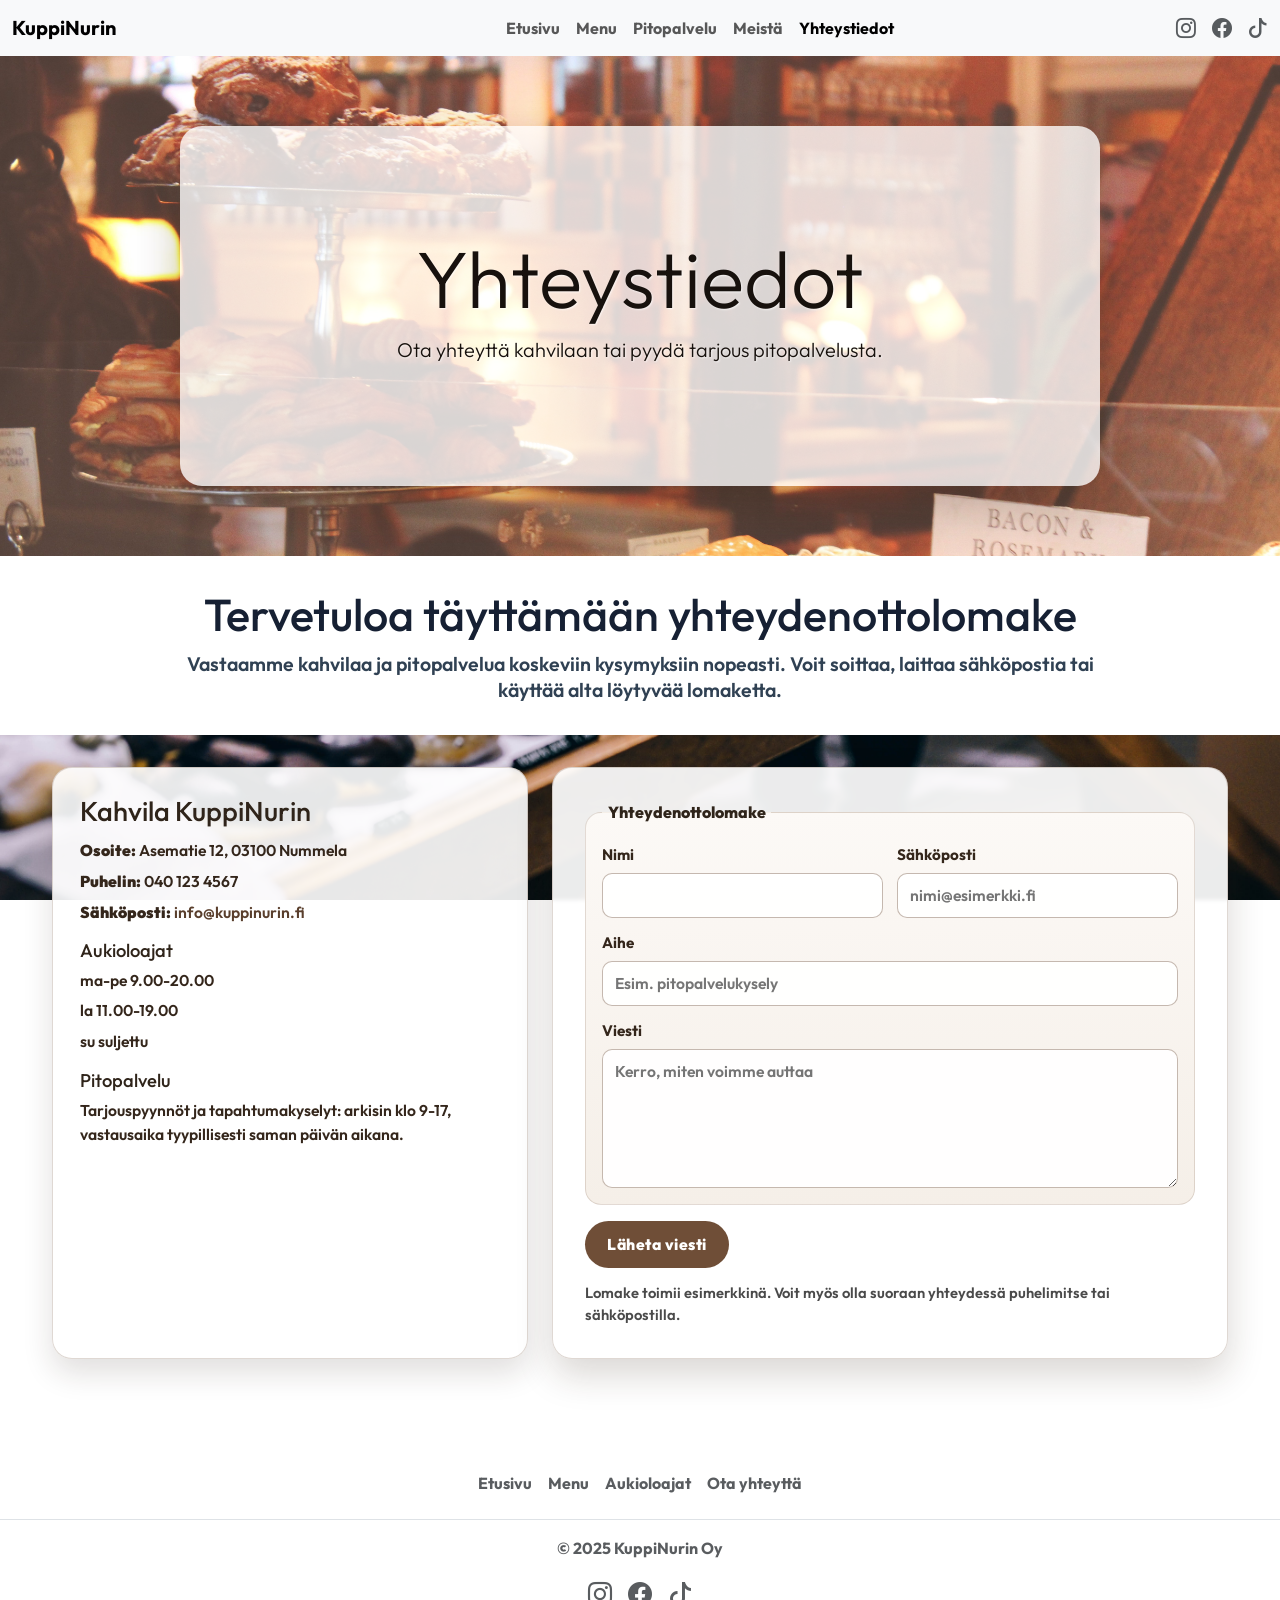
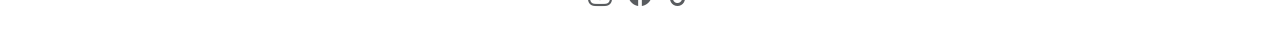
<file: html/yhteystiedot.html>
<!doctype html>
<html lang="fi">
  <head>
    <!-- Global metadata, typography, and Bootstrap styles -->
    <meta charset="UTF-8" />
    <meta name="viewport" content="width=device-width, initial-scale=1.0" />
    <title>KuppiNurin | Yhteystiedot</title>
    <link
      href="https://cdn.jsdelivr.net/npm/bootstrap@5.3.8/dist/css/bootstrap.min.css"
      rel="stylesheet"
      integrity="sha384-sRIl4kxILFvY47J16cr9ZwB07vP4J8+LH7qKQnuqkuIAvNWLzeN8tE5YBujZqJLB"
      crossorigin="anonymous" />
    <link rel="stylesheet" href="../css/yhteystiedot_style.css" />
    <link
      rel="stylesheet"
      href="https://cdn.jsdelivr.net/npm/bootstrap-icons@1.11.3/font/bootstrap-icons.min.css" />
    <link rel="preconnect" href="https://fonts.googleapis.com" />
    <link rel="preconnect" href="https://fonts.gstatic.com" crossorigin />
    <link
      href="https://fonts.googleapis.com/css2?family=Outfit:wght@100..900&display=swap"
      rel="stylesheet" />
  </head>

  <body>
    <header>
      <nav
        class="navbar navbar-expand-lg bg-body-tertiary justify-content-center"
        id="stickynav">
        <div class="container-fluid">
          <a class="navbar-brand" href="./index.html">KuppiNurin</a>
          <button
            class="navbar-toggler"
            type="button"
            data-bs-toggle="collapse"
            data-bs-target="#navbar-supported-content"
            aria-controls="navbar-supported-content"
            aria-expanded="false"
            aria-label="Toggle navigation">
            <span class="navbar-toggler-icon"></span>
          </button>
          <div class="collapse navbar-collapse" id="navbar-supported-content">
            <ul class="navbar-nav mx-auto mb-2 mb-lg-0">
              <li class="nav-item">
                <a class="nav-link" href="./index.html">Etusivu</a>
              </li>
              <li class="nav-item">
                <a class="nav-link" href="./menu.html">Menu</a>
              </li>
              <li class="nav-item">
                <a class="nav-link" href="./pitopalvelu.html">Pitopalvelu</a>
              </li>
              <li class="nav-item">
                <a class="nav-link" href="./meista.html">Meistä</a>
              </li>
              <li class="nav-item">
                <a
                  class="nav-link active"
                  aria-current="page"
                  href="./yhteystiedot.html"
                  >Yhteystiedot</a
                >
              </li>
            </ul>
            <div
              class="d-flex align-items-center gap-3 ms-lg-auto mt-2 mt-lg-0">
              <a
                class="nav-link px-0 py-0 text-body-secondary"
                href="https://www.instagram.com"
                target="_blank"
                rel="noopener noreferrer"
                aria-label="Instagram">
                <i class="bi bi-instagram fs-5"></i>
              </a>
              <a
                class="nav-link px-0 py-0 text-body-secondary"
                href="https://www.facebook.com"
                target="_blank"
                rel="noopener noreferrer"
                aria-label="Facebook">
                <i class="bi bi-facebook fs-5"></i>
              </a>
              <a
                class="nav-link px-0 py-0 text-body-secondary"
                href="https://www.tiktok.com"
                target="_blank"
                rel="noopener noreferrer"
                aria-label="TikTok">
                <i class="bi bi-tiktok fs-5"></i>
              </a>
            </div>
          </div>
        </div>
      </nav>

      <section id="hero-section">
        <div class="container-fluid" id="hero">
          <div class="container" id="herobackground">
            <div class="container justify-content-center" id="hero-content">
              <h1 class="display-1">Yhteystiedot</h1>
              <p class="lead">
                Ota yhteyttä kahvilaan tai pyydä tarjous pitopalvelusta.
              </p>
            </div>
          </div>
        </div>
      </section>
    </header>

    <main>
      <section id="contact-section">
        <div id="contact-intro-band">
          <div class="container" id="contact-intro-content">
            <h2>Tervetuloa täyttämään yhteydenottolomake</h2>
            <p>
              Vastaamme kahvilaa ja pitopalvelua koskeviin kysymyksiin nopeasti.
              Voit soittaa, laittaa sähköpostia tai käyttää alta löytyvää
              lomaketta.
            </p>
          </div>
        </div>

        <div class="container" id="contact-layout">
          <div class="row g-4 align-items-stretch">
            <div class="col-12 col-lg-5">
              <article class="contact-card h-100">
                <h3>Kahvila KuppiNurin</h3>
                <ul class="contact-list">
                  <li><strong>Osoite:</strong> Asematie 12, 03100 Nummela</li>
                  <li><strong>Puhelin:</strong> 040 123 4567</li>
                  <li>
                    <strong>Sähköposti:</strong>
                    <a href="mailto:info@kuppinurin.fi">info@kuppinurin.fi</a>
                  </li>
                </ul>

                <h4>Aukioloajat</h4>
                <ul class="contact-list">
                  <li>ma-pe 9.00-20.00</li>
                  <li>la 11.00-19.00</li>
                  <li>su suljettu</li>
                </ul>

                <h4>Pitopalvelu</h4>
                <p>
                  Tarjouspyynnöt ja tapahtumakyselyt: arkisin klo 9-17,
                  vastausaika tyypillisesti saman päivän aikana.
                </p>
              </article>
            </div>

            <div class="col-12 col-lg-7">
              <form class="contact-form" action="#" method="post">
                <fieldset>
                  <legend>Yhteydenottolomake</legend>
                  <div class="form-grid two-col">
                    <div class="form-field">
                      <label for="name">Nimi</label>
                      <input type="text" id="name" name="name" required />
                    </div>
                    <div class="form-field">
                      <label for="email">Sähköposti</label>
                      <input
                        type="email"
                        id="email"
                        name="email"
                        placeholder="nimi@esimerkki.fi"
                        required />
                    </div>
                    <div class="form-field full-width">
                      <label for="subject">Aihe</label>
                      <input
                        type="text"
                        id="subject"
                        name="subject"
                        placeholder="Esim. pitopalvelukysely" />
                    </div>
                    <div class="form-field full-width">
                      <label for="message">Viesti</label>
                      <textarea
                        id="message"
                        name="message"
                        rows="5"
                        placeholder="Kerro, miten voimme auttaa"
                        required></textarea>
                    </div>
                  </div>
                </fieldset>
                <div class="form-submit-row">
                  <button type="submit" class="contact-submit-btn">
                    Läheta viesti
                  </button>
                  <p class="form-note">
                    Lomake toimii esimerkkinä. Voit myös olla suoraan yhteydessä
                    puhelimitse tai sähköpostilla.
                  </p>
                </div>
              </form>
            </div>
          </div>
        </div>
      </section>
    </main>

    <footer class="py-3 my-4">
      <ul class="nav justify-content-center border-bottom pb-3 mb-3">
        <li class="nav-item">
          <a href="./index.html" class="nav-link px-2 text-body-secondary"
            >Etusivu</a
          >
        </li>
        <li class="nav-item">
          <a href="./menu.html" class="nav-link px-2 text-body-secondary"
            >Menu</a
          >
        </li>
        <li class="nav-item">
          <a
            href="./index.html#openinghours"
            class="nav-link px-2 text-body-secondary"
            >Aukioloajat</a
          >
        </li>
        <li class="nav-item">
          <a
            href="./yhteystiedot.html#contact-section"
            class="nav-link px-2 text-body-secondary"
            >Ota yhteyttä</a
          >
        </li>
      </ul>
      <p class="text-center text-body-secondary">© 2025 KuppiNurin Oy</p>
      <div class="d-flex justify-content-center align-items-center gap-3 mt-2">
        <a
          class="text-body-secondary fs-4"
          href="https://www.instagram.com"
          target="_blank"
          rel="noopener noreferrer"
          aria-label="Instagram">
          <i class="bi bi-instagram" aria-hidden="true"></i>
        </a>
        <a
          class="text-body-secondary fs-4"
          href="https://www.facebook.com"
          target="_blank"
          rel="noopener noreferrer"
          aria-label="Facebook">
          <i class="bi bi-facebook" aria-hidden="true"></i>
        </a>
        <a
          class="text-body-secondary fs-4"
          href="https://www.tiktok.com"
          target="_blank"
          rel="noopener noreferrer"
          aria-label="TikTok">
          <i class="bi bi-tiktok" aria-hidden="true"></i>
        </a>
      </div>
    </footer>

    <script
      src="https://cdn.jsdelivr.net/npm/bootstrap@5.3.8/dist/js/bootstrap.bundle.min.js"
      integrity="sha384-FKyoEForCGlyvwx9Hj09JcYn3nv7wiPVlz7YYwJrWVcXK/BmnVDxM+D2scQbITxI"
      crossorigin="anonymous"></script>
    <script src="../js/app.js"></script>
  </body>
</html>
</file>
<file: index_style.css>
/* Base typography and global text rendering */
body {
  font-family: Outfit, sans-serif;
  font-optical-sizing: auto;
  font-weight: bold;
  font-style: normal;
}

/* Sticky top navigation */
#stickynav {
  position: sticky;
  top: 0;
  z-index: 1000;
}

/* Keep navbar links truly centered when social icons are on the right */
@media (width >= 992px) {
  #navbar-supported-content {
    position: relative;
    min-height: 2.5rem;
  }

  #navbar-supported-content > .navbar-nav {
    position: absolute;
    left: 50%;
    transform: translateX(-50%);
    margin-left: 0 !important;
    margin-right: 0 !important;
    white-space: nowrap;
  }
}

/* Hero section background and centered content shell */
#hero {
  background-image: url("images/hero_home_image.jpg");
  background-size: cover;
  background-position: center;
  background-repeat: no-repeat;
  background-attachment: fixed;
  width: 100%;
  height: 500px;
  display: flex;
  justify-content: center;
  align-items: center;
  padding-top: 20px;
  box-sizing: border-box;
}

#herobackground {
  background-color: white;
  width: 70%;
  height: 400px;
  opacity: 0.7;
  display: flex;
  justify-content: center;
  align-items: center;
  border-radius: 20px;
}

#hero-content {
  display: flex;
  flex-direction: column;
  justify-content: center;
  align-items: center;
  height: 100%;
  color: black;
}

/* Opening-hours intro block */
#openinghours {
  width: 100%;
  display: flex;
  padding-top: 20px;
}

#openinghourscontent {
  width: 100%;
  display: flex;
  flex-direction: column;
  justify-content: center;
  align-items: center;
  text-align: center;
  padding-top: 5px;
}

/* Business description section with parallax-like background */
#businessdescription {
  background-image: url("images/infosection_home_image.jpg");
  background-size: cover;
  background-position: center;
  background-repeat: no-repeat;
  background-attachment: fixed;
  width: 100%;
  height: 500px;
  display: flex;
  justify-content: center;
  align-items: center;
  padding-top: 20px;
  box-sizing: border-box;
}

#businessdescriptionbackground {
  background-color: white;
  width: 70%;
  height: 400px;
  opacity: 0.7;
  display: flex;
  justify-content: center;
  align-items: center;
  border-radius: 20px;
}

/* Shared caption width for carousel text blocks */
#business-caption-1,
#business-caption-2,
#business-caption-3,
#menu-caption-1,
#menu-caption-2 {
  max-width: 700px;
  margin: 0 auto;
  padding: 0 40px; /* lisää ilmaa reunoihin */
}

/* Carousel controls and focus visibility */
.carousel-control-prev-icon,
.carousel-control-next-icon {
  width: 50px;
  height: 50px;
  color: white;
  filter: invert(100%);
}

/* Carousel control button visibility */
.carousel-control-prev,
.carousel-control-next {
  opacity: 1;
  width: 8%;
  border: none;
  transition: all 0.8s ease;
}

.carousel-control-prev:hover,
.carousel-control-next:hover {
  background-color: white;
  border: none;
  transform: scale(1.05);
}

.carousel-control-prev:focus-visible,
.carousel-control-next:focus-visible {
  outline: none;
  box-shadow:
    0 0 0 4px white,
    0 0 0 8px rgb(0 0 0 / 60%);
  border-radius: 8px;
}

/* Prevent browser scroll anchoring from jumping carousel areas */
#businessdescription-carousel,
#menu-carousel,
#businessdescription-carousel .carousel-inner,
#menu-carousel .carousel-inner {
  overflow-anchor: none;
}

#businessdescription-carousel .carousel-item > .d-flex,
#menu-carousel .carousel-item > .d-flex {
  height: 300px;
}

/* Menu section heading area */
#menusectionseparator {
  width: 100%;
  display: flex;
  padding-top: 20px;
}

#menusectionseparatorcontent {
  width: 100%;
  display: flex;
  flex-direction: column;
  justify-content: center;
  align-items: center;
  text-align: center;
  padding-top: 5px;
}

/* Menu example carousel background panel */
#menuexamples {
  background-image: url("images/menusection_home_image.jpg");
  background-size: cover;
  background-position: center;
  background-repeat: no-repeat;
  background-attachment: fixed;
  width: 100%;
  height: 500px;
  display: flex;
  justify-content: center;
  align-items: center;
  padding-top: 20px;
  box-sizing: border-box;
}

#menuexamplebackground {
  background-color: white;
  width: 70%;
  height: 400px;
  opacity: 0.9;
  display: flex;
  justify-content: center;
  align-items: center;
  border-radius: 20px;
  overflow: hidden;
}

/* Product preview list layout and card spacing */
#image-caption-coffee,
#image-caption-pastries,
#image-caption-specialdrinks,
#image-caption-savory {
  max-width: 750px;
  margin: 0 auto;
  padding: 0 clamp(0.5rem, 2vw, 1.25rem); /* lisää ilmaa reunoihin */
}

ul.list-group-horizontal-sm {
  justify-content: center;
  gap: clamp(0.5rem, 1.2vw, 1.1rem);
}

.list-group-item {
  background-color: transparent;
  justify-content: center; /* 🔥 tärkein */
  border: none;
  color: black;
  width: auto;
}

ul.list-group-horizontal-sm > .list-group-item {
  display: flex;
  flex-direction: column;
  align-items: center;
  justify-content: flex-start;
  width: auto;
  flex: 0 1 auto;
  padding: 0.25rem clamp(0.15rem, 0.4vw, 0.45rem);
}

.list-group-item img {
  width: clamp(72px, 10vw, 150px);
  height: clamp(72px, 10vw, 150px);
  object-fit: cover;
  border-radius: 10px;
  margin-top: 9px;
}

/* Product name links and interaction states */
.list-group-item a {
  display: inline-flex;
  align-items: center;
  justify-content: center;
  min-width: clamp(5.2rem, 8vw, 6.5rem);
  min-height: 46px;
  padding: 0.45rem clamp(0.55rem, 0.9vw, 1rem);
  color: black;
  text-decoration: none;
  font-size: 20px;
  font-weight: 600;
  border-radius: 8px;
  white-space: nowrap; /* prevents text from moving to the next line */
  transition:
    background-color 0.2s ease,
    transform 0.2s ease,
    box-shadow 0.2s ease;
}

.list-group-item a:hover {
  background-color: rgb(255 255 255 / 65%);
}

.list-group-item a:focus-visible {
  outline: none;
  background-color: rgb(255 255 255 / 90%);
  box-shadow:
    0 0 0 4px white,
    0 0 0 8px rgb(0 0 0 / 60%);
}

.list-group-item p {
  margin: 0.45rem 0 0;
  font-size: 16px;
  font-weight: 700;
  line-height: 1.2;
}

/* Experience section heading area */
#experiencesectionseparator {
  width: 100%;
  display: flex;
  padding-top: 20px;
}

#experiencesectionseparatorcontent {
  width: 100%;
  display: flex;
  flex-direction: column;
  justify-content: center;
  align-items: center;
  text-align: center;
  padding-top: 5px;
}

/* Experience feature panel and text layout */
#experience {
  background-image: url("images/menusection_home_image.jpg");
  background-size: cover;
  background-position: center;
  background-repeat: no-repeat;
  background-attachment: fixed;
  width: 100%;
  min-height: 350px;
  height: auto;
  display: flex;
  justify-content: center;
  align-items: center;
  padding-top: 40px;
  padding-bottom: 40px;
  box-sizing: border-box;
}

#experiencebackground {
  background-color: rgb(255 255 255 / 85%);
  width: 70%;
  min-height: auto;
  height: auto;
  opacity: 1;
  display: flex;
  justify-content: center;
  align-items: center;
  border-radius: 12px;
  overflow: visible;
  padding: 3rem 2rem;
}

#experiencecontent {
  width: 100%;
  height: auto;
  display: flex;
  justify-content: center;
  align-items: center;
  padding: 0;
  overflow: visible;
}

#experience-text-content {
  width: 100%;
  max-width: 700px;
  text-align: center;
  margin: 0 auto;
  padding: 0 40px;
}

/* Mobile adjustments for experience section */
@media (width <= 900px) {
  #experience {
    min-height: 300px;
    padding-top: 30px;
    padding-bottom: 30px;
  }

  #experiencebackground {
    width: 90%;
    padding: 2rem 1.5rem;
  }

  .experience-heading {
    margin-bottom: 1.25rem;
  }

  .experience-description {
    font-size: 1rem;
  }
}

/* Welcome section with inviting message */
#welcome-section {
  width: 100%;
  background-color: #fff;
  display: flex;
  justify-content: center;
  align-items: center;
  padding: 40px 20px;
  box-sizing: border-box;
}

#welcomeseparator {
  width: 100%;
  display: flex;
  padding: 0;
}

#welcomeseparatorcontent {
  width: 100%;
  display: flex;
  flex-direction: column;
  justify-content: center;
  align-items: center;
  text-align: center;
  max-width: 700px;
  margin: 0 auto;
}

#welcomeseparatorcontent h2 {
  margin-bottom: 1.5rem;
  font-size: clamp(1.75rem, 4vw, 2.25rem);
  color: #2a211a;
}

.welcome-text {
  font-size: 1.1rem;
  line-height: 1.6;
  color: #4a4a4a;
  margin-bottom: 1.25rem;
  font-weight: 500;
}

.welcome-text:last-of-type {
  margin-bottom: 0;
}

/* Catering section heading area */
#cateringssectionseparator {
  width: 100%;
  display: flex;
  padding-top: 20px;
}

#cateringssectionseparatorcontent {
  width: 100%;
  display: flex;
  flex-direction: column;
  justify-content: center;
  align-items: center;
  text-align: center;
  padding-top: 5px;
}

/* Catering feature panel and card layout */
#catering {
  background-image: url("images/catering_home_image.jpg");
  background-size: cover;
  background-position: center;
  background-repeat: no-repeat;
  background-attachment: fixed;
  width: 100%;
  min-height: 500px;
  height: auto;
  display: flex;
  justify-content: center;
  align-items: stretch;
  padding-top: 20px;
  padding-bottom: 20px;
  box-sizing: border-box;
}

#cateringbackground {
  background-color: white;
  width: 70%;
  min-height: 400px;
  height: auto;
  opacity: 0.9;
  display: flex;
  justify-content: center;
  align-items: stretch;
  border-radius: 20px;
  overflow: hidden;
  padding: 1rem 0;
}

#cateringcontent {
  width: 100%;
  height: auto;
  display: flex;
  justify-content: center;
  align-items: stretch;
  padding: 0 1rem;
  overflow: visible;
}

#cateringcontent .card {
  width: min(100%, 34rem);
  height: auto;
  display: flex;
  flex-direction: column;
  overflow: visible;
  border: none;
}

#cateringcontent .card-header {
  flex: 0 0 auto;
  border: none;
}

#cateringcontent .card-body {
  flex: 1 1 auto;
  min-height: 0;
  overflow: visible;
  border: none;
}

#cateringcontent .card-img-top {
  width: 100%;
  height: clamp(120px, 18vh, 170px);
  object-fit: cover;
}

/* Catering tabs, active states, and CTA button styles */
#catering-tabs {
  flex-wrap: wrap;
  justify-content: center;
  gap: 0.5rem;
}

#catering-tabs .nav-link {
  white-space: nowrap;
  color: #2a211a;
  background-color: rgb(255 255 255 / 65%);
  border: 1px solid rgb(111 78 55 / 35%);
  font-weight: 600;
}

#catering-tabs-content .tab-pane {
  min-height: 0;
}

#catering-tabs-content .card-text {
  overflow-wrap: anywhere;
}

#catering-tabs .nav-link:hover {
  background-color: rgb(111 78 55 / 12%);
  border-color: rgb(111 78 55 / 55%);
}

#catering-tabs .nav-link.active,
#catering-tabs .show > .nav-link {
  color: #fff;
  background-color: #6f4e37;
  border-color: #6f4e37;
}

.catering-cta-btn {
  display: inline-block;
  margin-top: 0.5rem;
  background-color: #6f4e37;
  border-color: #6f4e37;
  color: #fff;
  font-weight: 600;
}

.catering-cta-btn:hover,
.catering-cta-btn:focus-visible {
  background-color: #5a3f2d;
  border-color: #5a3f2d;
  color: #fff;
}

/* Tablet and mobile adjustments */
@media (width <= 900px) {
  #hero,
  #businessdescription,
  #menuexamples,
  #catering,
  #experience {
    background-attachment: scroll;
  }

  .carousel-control-prev:focus-visible,
  .carousel-control-next:focus-visible {
    box-shadow: none;
  }

  #menu-carousel .carousel-inner {
    overflow: visible;
    min-height: 23rem;
  }

  #menu-carousel .carousel-item .d-flex {
    height: auto !important;
    min-height: 0;
    align-items: flex-start !important;
    padding: 0.25rem 0 0.75rem;
  }

  #herobackground {
    width: 100%;
    height: auto;
  }

  #businessdescriptionbackground {
    width: 100%;
    height: auto;
  }

  #menuexamplebackground {
    width: 100%;
    height: auto;
  }

  #cateringbackground {
    width: 100%;
    height: auto;
    min-height: 0;
  }

  #cateringcontent {
    padding: 0.75rem;
  }

  #cateringcontent .card {
    width: 100%;
    max-height: none;
  }

  #cateringcontent .card-body {
    padding: 0.85rem;
  }

  #catering-tabs {
    gap: 0.35rem;
  }

  #cateringcontent .card-img-top {
    max-height: 150px;
  }

  #image-caption-coffee,
  #image-caption-pastries,
  #image-caption-specialdrinks,
  #image-caption-savory {
    height: auto;
    width: auto;
  }

  /* Override Bootstrap's horizontal list to stack vertically */
  ul.list-group-horizontal-sm {
    flex-direction: column;
    gap: 0.6rem;
  }

  .list-group-item {
    width: 100%;
  }

  ul.list-group-horizontal-sm > .list-group-item {
    display: grid;
    grid-template-columns: minmax(0, 1fr) 60px;
    grid-template-areas:
      "name img"
      "price img";
    row-gap: 0.15rem;
    align-items: center;
    justify-content: initial;
    width: 100%;
    flex: none;
    padding: 0;
  }

  .list-group-item img {
    grid-area: img;
    width: 50px;
    min-width: 50px;
    max-width: 50px;
    height: 50px;
    min-height: 50px;
    max-height: 50px;
    object-fit: cover;
    margin: 0;
    place-self: center end;
  }

  .list-group-item a {
    grid-area: name;
    justify-content: flex-start;
    min-width: 100%;
    min-height: 44px;
    padding: 0.45rem 0.75rem;
    text-align: left;
    padding-right: 20px;
    font-size: 16px;
  }

  .list-group-item p {
    grid-area: price;
    margin: 0;
    padding: 0 0.75rem 0.35rem;
    text-align: left;
    font-size: 14px;
  }
}
</file>
<file: css/index_style.css>
/* Base typography and global text rendering */
body {
  font-family: Outfit, sans-serif;
  font-optical-sizing: auto;
  font-weight: bold;
  font-style: normal;
}

/* Sticky top navigation */
#stickynav {
  position: sticky;
  top: 0;
  z-index: 1000;
}

/* Keep navbar links truly centered when social icons are on the right */
@media (width >= 992px) {
  #navbar-supported-content {
    position: relative;
    min-height: 2.5rem;
  }

  #navbar-supported-content > .navbar-nav {
    position: absolute;
    left: 50%;
    transform: translateX(-50%);
    margin-left: 0 !important;
    margin-right: 0 !important;
    white-space: nowrap;
  }
}

/* Hero section background and centered content shell */
#hero {
  background-image: url("../images/hero_home_image.jpg");
  background-size: cover;
  background-position: center;
  background-repeat: no-repeat;
  background-attachment: fixed;
  width: 100%;
  height: 500px;
  display: flex;
  justify-content: center;
  align-items: center;
  padding-top: 20px;
  box-sizing: border-box;
}

#herobackground {
  background-color: white;
  width: 70%;
  height: 400px;
  opacity: 0.7;
  display: flex;
  justify-content: center;
  align-items: center;
  border-radius: 20px;
}

#hero-content {
  display: flex;
  flex-direction: column;
  justify-content: center;
  align-items: center;
  height: 100%;
  color: black;
}

/* Opening-hours intro block */
#openinghours {
  width: 100%;
  display: flex;
  padding-top: 20px;
}

#openinghourscontent {
  width: 100%;
  display: flex;
  flex-direction: column;
  justify-content: center;
  align-items: center;
  text-align: center;
  padding-top: 5px;
}

/* Business description section with parallax-like background */
#businessdescription {
  background-image: url("../images/infosection_home_image.jpg");
  background-size: cover;
  background-position: center;
  background-repeat: no-repeat;
  background-attachment: fixed;
  width: 100%;
  height: 500px;
  display: flex;
  justify-content: center;
  align-items: center;
  padding-top: 20px;
  box-sizing: border-box;
}

#businessdescriptionbackground {
  background-color: white;
  width: 70%;
  height: 400px;
  opacity: 0.7;
  display: flex;
  justify-content: center;
  align-items: center;
  border-radius: 20px;
}

/* Shared caption width for carousel text blocks */
#business-caption-1,
#business-caption-2,
#business-caption-3,
#menu-caption-1,
#menu-caption-2 {
  max-width: 700px;
  margin: 0 auto;
  padding: 0 40px; /* lisää ilmaa reunoihin */
}

/* Carousel controls and focus visibility */
.carousel-control-prev-icon,
.carousel-control-next-icon {
  width: 50px;
  height: 50px;
  color: white;
  filter: invert(100%);
}

/* Carousel control button visibility */
.carousel-control-prev,
.carousel-control-next {
  opacity: 1;
  width: 8%;
  border: none;
  transition: all 0.8s ease;
}

.carousel-control-prev:hover,
.carousel-control-next:hover {
  background-color: white;
  border: none;
  transform: scale(1.05);
}

.carousel-control-prev:focus-visible,
.carousel-control-next:focus-visible {
  outline: none;
  box-shadow:
    0 0 0 4px white,
    0 0 0 8px rgb(0 0 0 / 60%);
  border-radius: 8px;
}

/* Prevent browser scroll anchoring from jumping carousel areas */
#businessdescription-carousel,
#menu-carousel,
#businessdescription-carousel .carousel-inner,
#menu-carousel .carousel-inner {
  overflow-anchor: none;
}

#businessdescription-carousel .carousel-item > .d-flex,
#menu-carousel .carousel-item > .d-flex {
  height: 300px;
}

/* Menu section heading area */
#menusectionseparator {
  width: 100%;
  display: flex;
  padding-top: 20px;
}

#menusectionseparatorcontent {
  width: 100%;
  display: flex;
  flex-direction: column;
  justify-content: center;
  align-items: center;
  text-align: center;
  padding-top: 5px;
}

/* Menu example carousel background panel */
#menuexamples {
  background-image: url("../images/menusection_home_image.jpg");
  background-size: cover;
  background-position: center;
  background-repeat: no-repeat;
  background-attachment: fixed;
  width: 100%;
  height: 500px;
  display: flex;
  justify-content: center;
  align-items: center;
  padding-top: 20px;
  box-sizing: border-box;
}

#menuexamplebackground {
  background-color: white;
  width: 70%;
  height: 400px;
  opacity: 0.9;
  display: flex;
  justify-content: center;
  align-items: center;
  border-radius: 20px;
  overflow: hidden;
}

/* Product preview list layout and card spacing */
#image-caption-coffee,
#image-caption-pastries,
#image-caption-specialdrinks,
#image-caption-savory {
  max-width: 750px;
  margin: 0 auto;
  padding: 0 clamp(0.5rem, 2vw, 1.25rem); /* lisää ilmaa reunoihin */
}

ul.list-group-horizontal-sm {
  justify-content: center;
  gap: clamp(0.5rem, 1.2vw, 1.1rem);
}

.list-group-item {
  background-color: transparent;
  justify-content: center; /* 🔥 tärkein */
  border: none;
  color: black;
  width: auto;
}

ul.list-group-horizontal-sm > .list-group-item {
  display: flex;
  flex-direction: column;
  align-items: center;
  justify-content: flex-start;
  width: auto;
  flex: 0 1 auto;
  padding: 0.25rem clamp(0.15rem, 0.4vw, 0.45rem);
}

.list-group-item img {
  width: clamp(72px, 10vw, 150px);
  height: clamp(72px, 10vw, 150px);
  object-fit: cover;
  border-radius: 10px;
  margin-top: 9px;
}

/* Product name links and interaction states */
.list-group-item a {
  display: inline-flex;
  align-items: center;
  justify-content: center;
  min-width: clamp(5.2rem, 8vw, 6.5rem);
  min-height: 46px;
  padding: 0.45rem clamp(0.55rem, 0.9vw, 1rem);
  color: black;
  text-decoration: none;
  font-size: 20px;
  font-weight: 600;
  border-radius: 8px;
  white-space: nowrap; /* prevents text from moving to the next line */
  transition:
    background-color 0.2s ease,
    transform 0.2s ease,
    box-shadow 0.2s ease;
}

.list-group-item a:hover {
  background-color: rgb(255 255 255 / 65%);
}

.list-group-item a:focus-visible {
  outline: none;
  background-color: rgb(255 255 255 / 90%);
  box-shadow:
    0 0 0 4px white,
    0 0 0 8px rgb(0 0 0 / 60%);
}

.list-group-item p {
  margin: 0.45rem 0 0;
  font-size: 16px;
  font-weight: 700;
  line-height: 1.2;
}

/* Experience section heading area */
#experiencesectionseparator {
  width: 100%;
  display: flex;
  padding-top: 20px;
}

#experiencesectionseparatorcontent {
  width: 100%;
  display: flex;
  flex-direction: column;
  justify-content: center;
  align-items: center;
  text-align: center;
  padding-top: 5px;
}

/* Experience feature panel and text layout */
#experience {
  background-image: url("../images/menusection_home_image.jpg");
  background-size: cover;
  background-position: center;
  background-repeat: no-repeat;
  background-attachment: fixed;
  width: 100%;
  min-height: 350px;
  height: auto;
  display: flex;
  justify-content: center;
  align-items: center;
  padding-top: 40px;
  padding-bottom: 40px;
  box-sizing: border-box;
}

#experiencebackground {
  background-color: rgb(255 255 255 / 85%);
  width: 70%;
  min-height: auto;
  height: auto;
  opacity: 1;
  display: flex;
  justify-content: center;
  align-items: center;
  border-radius: 12px;
  overflow: visible;
  padding: 3rem 2rem;
}

#experiencecontent {
  width: 100%;
  height: auto;
  display: flex;
  justify-content: center;
  align-items: center;
  padding: 0;
  overflow: visible;
}

#experience-text-content {
  width: 100%;
  max-width: 700px;
  text-align: center;
  margin: 0 auto;
  padding: 0 40px;
}

/* Mobile adjustments for experience section */
@media (width <= 900px) {
  #experience {
    min-height: 300px;
    padding-top: 30px;
    padding-bottom: 30px;
  }

  #experiencebackground {
    width: 90%;
    padding: 2rem 1.5rem;
  }

  .experience-heading {
    margin-bottom: 1.25rem;
  }

  .experience-description {
    font-size: 1rem;
  }
}

/* Welcome section with inviting message */
#welcome-section {
  width: 100%;
  background-color: #fff;
  display: flex;
  justify-content: center;
  align-items: center;
  padding: 40px 20px;
  box-sizing: border-box;
}

#welcomeseparator {
  width: 100%;
  display: flex;
  padding: 0;
}

#welcomeseparatorcontent {
  width: 100%;
  display: flex;
  flex-direction: column;
  justify-content: center;
  align-items: center;
  text-align: center;
  max-width: 700px;
  margin: 0 auto;
}

#welcomeseparatorcontent h2 {
  margin-bottom: 1.5rem;
  font-size: clamp(1.75rem, 4vw, 2.25rem);
  color: #2a211a;
}

.welcome-text {
  font-size: 1.1rem;
  line-height: 1.6;
  color: #4a4a4a;
  margin-bottom: 1.25rem;
  font-weight: 500;
}

.welcome-text:last-of-type {
  margin-bottom: 0;
}

/* Catering section heading area */
#cateringssectionseparator {
  width: 100%;
  display: flex;
  padding-top: 20px;
}

#cateringssectionseparatorcontent {
  width: 100%;
  display: flex;
  flex-direction: column;
  justify-content: center;
  align-items: center;
  text-align: center;
  padding-top: 5px;
}

/* Catering feature panel and card layout */
#catering {
  background-image: url("../images/catering_home_image.jpg");
  background-size: cover;
  background-position: center;
  background-repeat: no-repeat;
  background-attachment: fixed;
  width: 100%;
  min-height: 500px;
  height: auto;
  display: flex;
  justify-content: center;
  align-items: stretch;
  padding-top: 20px;
  padding-bottom: 20px;
  box-sizing: border-box;
}

#cateringbackground {
  background-color: white;
  width: 70%;
  min-height: 400px;
  height: auto;
  opacity: 0.9;
  display: flex;
  justify-content: center;
  align-items: stretch;
  border-radius: 20px;
  overflow: hidden;
  padding: 1rem 0;
}

#cateringcontent {
  width: 100%;
  height: auto;
  display: flex;
  justify-content: center;
  align-items: stretch;
  padding: 0 1rem;
  overflow: visible;
}

#cateringcontent .card {
  width: min(100%, 34rem);
  height: auto;
  display: flex;
  flex-direction: column;
  overflow: visible;
  border: none;
}

#cateringcontent .card-header {
  flex: 0 0 auto;
  border: none;
}

#cateringcontent .card-body {
  flex: 1 1 auto;
  min-height: 0;
  overflow: visible;
  border: none;
}

#cateringcontent .card-img-top {
  width: 100%;
  height: clamp(120px, 18vh, 170px);
  object-fit: cover;
}

/* Catering tabs, active states, and CTA button styles */
#catering-tabs {
  flex-wrap: wrap;
  justify-content: center;
  gap: 0.5rem;
}

#catering-tabs .nav-link {
  white-space: nowrap;
  color: #2a211a;
  background-color: rgb(255 255 255 / 65%);
  border: 1px solid rgb(111 78 55 / 35%);
  font-weight: 600;
}

#catering-tabs-content .tab-pane {
  min-height: 0;
}

#catering-tabs-content .card-text {
  overflow-wrap: anywhere;
}

#catering-tabs .nav-link:hover {
  background-color: rgb(111 78 55 / 12%);
  border-color: rgb(111 78 55 / 55%);
}

#catering-tabs .nav-link.active,
#catering-tabs .show > .nav-link {
  color: #fff;
  background-color: #6f4e37;
  border-color: #6f4e37;
}

.catering-cta-btn {
  display: inline-block;
  margin-top: 0.5rem;
  background-color: #6f4e37;
  border-color: #6f4e37;
  color: #fff;
  font-weight: 600;
}

.catering-cta-btn:hover,
.catering-cta-btn:focus-visible {
  background-color: #5a3f2d;
  border-color: #5a3f2d;
  color: #fff;
}

/* Tablet and mobile adjustments */
@media (width <= 900px) {
  #hero,
  #businessdescription,
  #menuexamples,
  #catering,
  #experience {
    background-attachment: scroll;
  }

  .carousel-control-prev:focus-visible,
  .carousel-control-next:focus-visible {
    box-shadow: none;
  }

  #menu-carousel .carousel-inner {
    overflow: visible;
    min-height: 23rem;
  }

  #menu-carousel .carousel-item .d-flex {
    height: auto !important;
    min-height: 0;
    align-items: flex-start !important;
    padding: 0.25rem 0 0.75rem;
  }

  #herobackground {
    width: 100%;
    height: auto;
  }

  #businessdescriptionbackground {
    width: 100%;
    height: auto;
  }

  #menuexamplebackground {
    width: 100%;
    height: auto;
  }

  #cateringbackground {
    width: 100%;
    height: auto;
    min-height: 0;
  }

  #cateringcontent {
    padding: 0.75rem;
  }

  #cateringcontent .card {
    width: 100%;
    max-height: none;
  }

  #cateringcontent .card-body {
    padding: 0.85rem;
  }

  #catering-tabs {
    gap: 0.35rem;
  }

  #cateringcontent .card-img-top {
    max-height: 150px;
  }

  #image-caption-coffee,
  #image-caption-pastries,
  #image-caption-specialdrinks,
  #image-caption-savory {
    height: auto;
    width: auto;
  }

  /* Override Bootstrap's horizontal list to stack vertically */
  ul.list-group-horizontal-sm {
    flex-direction: column;
    gap: 0.6rem;
  }

  .list-group-item {
    width: 100%;
  }

  ul.list-group-horizontal-sm > .list-group-item {
    display: grid;
    grid-template-columns: minmax(0, 1fr) 60px;
    grid-template-areas:
      "name img"
      "price img";
    row-gap: 0.15rem;
    align-items: center;
    justify-content: initial;
    width: 100%;
    flex: none;
    padding: 0;
  }

  .list-group-item img {
    grid-area: img;
    width: 50px;
    min-width: 50px;
    max-width: 50px;
    height: 50px;
    min-height: 50px;
    max-height: 50px;
    object-fit: cover;
    margin: 0;
    place-self: center end;
  }

  .list-group-item a {
    grid-area: name;
    justify-content: flex-start;
    min-width: 100%;
    min-height: 44px;
    padding: 0.45rem 0.75rem;
    text-align: left;
    padding-right: 20px;
    font-size: 16px;
  }

  .list-group-item p {
    grid-area: price;
    margin: 0;
    padding: 0 0.75rem 0.35rem;
    text-align: left;
    font-size: 14px;
  }
}
</file>
<file: meista_style.css>
/* Base typography and global text rendering */
body {
  font-family: Outfit, sans-serif;
  font-optical-sizing: auto;
  font-weight: bold;
  font-style: normal;
  color: #1f1813;
  background-color: #f3efe9;
}

/* Sticky top navigation */
#stickynav {
  position: sticky;
  top: 0;
  z-index: 1000;
  transition: transform 0.3s ease;
}

/* Keep navbar links truly centered when social icons are on the right */
@media (width >= 992px) {
  #navbar-supported-content {
    position: relative;
    min-height: 2.5rem;
  }

  #navbar-supported-content > .navbar-nav {
    position: absolute;
    left: 50%;
    transform: translateX(-50%);
    margin-left: 0 !important;
    margin-right: 0 !important;
    white-space: nowrap;
  }
}

#stickynav.hidden {
  transform: translateY(-100%);
}

footer {
  background-color: #f3efe9;
}

/* Hero section background and centered content shell */
#hero {
  background-image: url("images/hero_about_image.jpg");
  background-size: cover;
  background-position: center;
  background-repeat: no-repeat;
  background-attachment: scroll;
  width: 100%;
  min-height: 500px;
  display: flex;
  justify-content: center;
  align-items: center;
  padding: 20px 0;
  box-sizing: border-box;
}

#herobackground {
  background-color: rgb(255 255 255 / 78%);
  width: min(920px, 90%);
  min-height: 360px;
  display: flex;
  justify-content: center;
  align-items: center;
  border-radius: 22px;
  box-shadow: 0 24px 48px rgb(50 27 8 / 25%);
}

#hero-content {
  display: flex;
  flex-direction: column;
  justify-content: center;
  align-items: center;
  text-align: center;
  padding: 1.25rem;
  color: #17110d;
  text-shadow: 1px 1px 2px rgb(255 255 255 / 70%);
}

/* About page intro separator */

#about-us {
  background-image: url("images/about_section_image.jpg");
  background-size: cover;
  background-position: center;
  background-repeat: no-repeat;
  background-attachment: scroll;
}

#about-intro-band {
  width: 100%;
  background-color: #fff;
  padding: clamp(1.2rem, 3vw, 2rem) 0;
}

#about-intro-content {
  text-align: center;
}

#about-intro-content h2 {
  margin: 0 0 0.55rem;
  color: #162033;
  font-size: clamp(1.9rem, 4vw, 2.8rem);
}

/* Story layout with alternating text and image blocks */
.story-wrapper {
  max-width: 1200px;
  padding-top: clamp(1.2rem, 3.4vw, 2.2rem);
  padding-bottom: clamp(2.4rem, 5vw, 3.6rem);
}

.story-block {
  margin-bottom: clamp(1.3rem, 2.6vw, 2rem);
}

.story-text-card {
  background-color: rgb(255 255 255 / 90%);
  border: 1px solid rgb(111 78 55 / 22%);
  border-radius: 20px;
  padding: clamp(1rem, 2.4vw, 1.7rem);
  box-shadow: 0 14px 30px rgb(45 31 20 / 14%);
}

.story-text-card h3 {
  margin: 0 0 0.65rem;
  color: #2f241a;
  font-size: clamp(1.25rem, 2.5vw, 1.7rem);
}

.story-text-card p {
  margin: 0 0 0.75rem;
  color: #34261b;
  line-height: 1.6;
  font-size: 1rem;
  font-weight: 600;
}

.story-text-card p:last-child {
  margin-bottom: 0;
}

#about-intro-content p {
  margin: 0 auto;
  max-width: 880px;
  color: #304153;
  font-size: clamp(1rem, 2.1vw, 1.22rem);
  font-weight: 600;
  line-height: 1.35;
}

.story-image-card {
  margin: 0;
  border-radius: 20px;
  overflow: hidden;
  box-shadow: 0 16px 32px rgb(32 21 12 / 24%);
}

/* Hide mobile images by default, show on mobile */
.story-image-mobile {
  display: none;
}

/* Hide desktop images on mobile */
.story-image-desktop {
  display: block;
}

@media (width <= 768px) {
  .story-image-mobile {
    display: block;
    margin-top: 1.2rem;
    margin-bottom: 0.5rem;
  }

  .story-image-desktop {
    display: none;
  }

  /* Optional: make image inside card fit nicely */
  .story-text-card .story-image-card img {
    height: clamp(180px, 38vw, 260px);
    border-radius: 16px;
    box-shadow: 0 8px 18px rgb(32 21 12 / 14%);
  }
}

.story-image-card img {
  width: 100%;
  height: clamp(240px, 34vw, 360px);
  object-fit: cover;
  display: block;
  transition: transform 0.35s ease;
}

.story-image-card:hover img {
  transform: scale(1.03);
}

@media (width >= 900px) {
  #hero {
    background-attachment: fixed;
  }

  #about-us {
    background-attachment: fixed;
  }
}

@media (width <= 992px) {
  #herobackground {
    width: 94%;
    min-height: 300px;
  }
}

@media (width <= 768px) {
  #about-intro-content h2 {
    font-size: clamp(1.5rem, 8vw, 2rem);
  }

  .story-wrapper {
    padding-top: 1rem;
  }

  .story-text-card p {
    font-size: 0.98rem;
  }
}
</file>
<file: menu_style.css>
/* Pitopalvelu menu info section styles */

#pitopalvelu-menu-background {
  background-image: url("images/catering_home_image.jpg");
  background-size: cover;
  background-position: center;
  background-repeat: no-repeat;
  background-attachment: fixed;
  width: 100%;
  min-height: 500px;
  display: flex;
  justify-content: center;
  align-items: center;
  padding-top: 20px;
  box-sizing: border-box;
}

#pitopalvelu-menu-background-card {
  background-color: rgb(255 255 255 / 70%);
  width: 70%;
  min-height: 400px;
  display: flex;
  justify-content: center;
  align-items: center;
  border-radius: 20px;
}

#pitopalvelu-menu-content {
  max-width: 700px;
  margin: 0 auto;
  padding: 0 40px;
  text-align: center;
}

#pitopalvelu-menu-content h4 {
  margin: 0 0 0.8rem;
  color: #2a211a;
}

.pitopalvelu-menu-copy {
  margin: 0 0 1.2rem;
  color: #2a211a;
}

.pitopalvelu-btn {
  background-color: #6f4e37;
  border: none;
  font-weight: 600;
  letter-spacing: 0.02em;
  padding-left: 2.2rem;
  padding-right: 2.2rem;
  transition: background 0.2s;
}

.pitopalvelu-btn:hover,
.pitopalvelu-btn:focus {
  background-color: #543a27;
}

@media (width <= 900px) {
  #pitopalvelu-menu-background {
    background-attachment: scroll;
  }

  #pitopalvelu-menu-background-card {
    width: 100%;
    min-height: 320px;
    border-radius: 14px;
  }

  #pitopalvelu-menu-content {
    padding: 0 18px;
  }
}

/* Base typography and global text rendering */
body {
  font-family: Outfit, sans-serif;
  font-optical-sizing: auto;
  font-weight: bold;
  font-style: normal;
}

/* Sticky top navigation */
#stickynav {
  position: sticky;
  top: 0;
  z-index: 1000;
}

/* Keep navbar links truly centered when social icons are on the right */
@media (width >= 992px) {
  #navbar-supported-content {
    position: relative;
    min-height: 2.5rem;
  }

  #navbar-supported-content > .navbar-nav {
    position: absolute;
    left: 50%;
    transform: translateX(-50%);
    margin-left: 0 !important;
    margin-right: 0 !important;
    white-space: nowrap;
  }
}

/* Hero section background and centered content shell */
#hero {
  background-image: url("images/hero_menu_image.jpg");
  background-size: cover;
  background-position: center;
  background-repeat: no-repeat;
  background-attachment: scroll;
  width: 100%;
  height: 500px;
  display: flex;
  justify-content: center;
  align-items: center;
  padding-top: 20px;
  box-sizing: border-box;
}

#herobackground {
  background-color: white;
  width: 70%;
  height: 400px;
  opacity: 0.7;
  display: flex;
  justify-content: center;
  align-items: center;
  border-radius: 20px;
}

#hero-content {
  display: flex;
  flex-direction: column;
  justify-content: center;
  align-items: center;
  height: 100%;
  color: black;
}

/* Menu page section container */
#menu-section-separator {
  width: 100%;
  display: flex;
  padding-top: 20px;
}

#menu-section-content {
  width: 100%;
  display: flex;
  flex-direction: column;
  justify-content: center;
  align-items: center;
  text-align: center;
  padding-top: 5px;
}

/* Category tabs (Bootstrap tabs customization) */
.menu-tabs {
  margin: 0.5rem auto 1.25rem;
  border-bottom: 0;
  gap: 0.5rem;
}

.menu-tabs .nav-link {
  color: #2a211a;
  border: 1px solid rgb(111 78 55 / 35%);
  border-radius: 999px;
  background-color: rgb(255 255 255 / 70%);
  font-weight: 600;
  padding: 0.4rem 1rem;
}

.menu-tabs .nav-link .menu-tab-title {
  display: inline-block;
  margin: 0;
  font-size: clamp(1.4rem, 2.2vw, 2rem);
  line-height: 1.1;
}

.menu-tabs .nav-link.active {
  color: #fff;
  background-color: #6f4e37;
  border-color: #6f4e37;
  box-shadow: 0 6px 16px rgb(111 78 55 / 35%);
}

.menu-tabs .nav-link:focus-visible {
  outline: none;
  box-shadow:
    0 0 0 4px rgb(255 255 255 / 95%),
    0 0 0 8px rgb(13 75 74 / 70%);
}

.menu-tabs .nav-link.active .menu-tab-title {
  color: #fff;
}

.menu-tab-content {
  width: 100%;
}

/* Product grid wrappers and desktop 4-column layout */
#image-caption-coffee,
#image-caption-pastries,
#image-caption-specialdrinks,
#image-caption-savory {
  margin: 0 auto;
  max-width: 1400px;
  padding: 0 clamp(0.5rem, 2vw, 1.25rem); /* lisää ilmaa reunoihin */
}

ul.list-group-horizontal-sm {
  justify-content: center;
  gap: clamp(1.1rem, 2vw, 1.9rem);
}

#image-caption-coffee .list-group-horizontal-sm {
  display: grid;
  grid-template-columns: repeat(4, minmax(0, 1fr));
  width: 100%;
  justify-content: center;
  align-items: stretch;
}

#image-caption-pastries .list-group-horizontal-sm {
  display: grid;
  grid-template-columns: repeat(4, minmax(0, 1fr));
  width: 100%;
  justify-content: center;
  align-items: stretch;
}

#image-caption-specialdrinks .list-group-horizontal-sm {
  display: grid;
  grid-template-columns: repeat(4, minmax(0, 1fr));
  width: 100%;
  justify-content: center;
  align-items: stretch;
}

#image-caption-savory .list-group-horizontal-sm {
  display: grid;
  grid-template-columns: repeat(4, minmax(0, 1fr));
  width: 100%;
  justify-content: center;
  align-items: stretch;
}

/* Legacy row-break helper elements are disabled in grid layout */
#image-caption-coffee .coffee-row-break {
  display: none;
}

#image-caption-pastries .pastries-row-break {
  display: none;
}

#image-caption-specialdrinks .pastries-row-break {
  display: none;
}

#image-caption-savory .savory-row-break {
  display: none;
}

/* Shared menu card styling */
.list-group-item {
  background-color: transparent;
  justify-content: center; /* 🔥 tärkein */
  border: none;
  color: black;
  font-size: 18px;
  width: auto;
}

ul.list-group-horizontal-sm > .list-group-item {
  display: flex;
  flex-direction: column;
  align-items: center;
  justify-content: flex-start;
  width: auto;
  flex: 0 1 auto;
  padding: 0.5rem clamp(0.35rem, 0.7vw, 0.8rem);
}

.list-group-item img {
  width: 100%;
  max-width: 300px;
  aspect-ratio: 1 / 1;
  height: auto;
  object-fit: cover;
  border-radius: 10px;
  margin-top: 9px;
}

/* Product title interactions and highlight state */
.list-group-item .product-title {
  display: inline-block;
  padding: 0.1rem 0.35rem;
  margin: 0;
  color: black;
  font-size: 1.17em;
  font-weight: 700;
  line-height: 1.2;
  border-radius: 8px;
  cursor: pointer;
  transition:
    background-color 0.2s ease,
    transform 0.2s ease,
    box-shadow 0.2s ease;
}

.list-group-item .product-title:hover {
  background-color: rgb(255 255 255 / 65%);
}

.list-group-item .product-title:focus-visible {
  outline: none;
  background-color: rgb(255 255 255 / 90%);
  box-shadow:
    0 0 0 4px white,
    0 0 0 8px rgb(0 0 0 / 60%);
}

.list-group-item .product-title.product-link-highlight {
  background-color: rgb(255 255 255 / 90%);
  box-shadow:
    0 0 0 4px white,
    0 0 0 8px rgb(0 0 0 / 60%);
}

.list-group-item p {
  margin: 0.45rem 0 0;
  font-size: 16px;
  font-weight: 700;
  line-height: 1.2;
}

/* Image wrapper and hover-description overlay */
.coffee-image-wrap {
  position: relative;
  width: 100%;
  max-width: 300px;
  margin-top: 9px;
}

.coffee-image-wrap:focus-visible {
  outline: 3px solid #0d4b4a;
  outline-offset: 4px;
  border-radius: 12px;
}

.coffee-image-wrap img {
  margin-top: 0;
}

.coffee-hover-text {
  position: absolute;
  left: 0.55rem;
  right: 0.55rem;
  bottom: 0.55rem;
  min-height: 34%;
  padding: 0.8rem 0.9rem;
  margin: 0;
  border-radius: 8px;
  background-color: rgb(244 241 238 / 92%);
  color: #0d4b4a;
  text-align: center;
  font-size: 24px;
  line-height: 1.3;
  font-weight: 700;
  opacity: 0;
  transform: translateY(8px);
  transition:
    transform 0.25s ease,
    opacity 0.25s ease;
}

.coffee-image-wrap:hover .coffee-hover-text,
.coffee-image-wrap:focus-visible .coffee-hover-text,
.list-group-item.show-description .coffee-hover-text {
  opacity: 1;
  transform: translateY(0);
}

@media (width >= 900px) {
  #hero {
    background-attachment: fixed;
  }
}

/* Tablet breakpoint: 2 cards per row with smaller visuals */
@media (width <= 900px) {
  #herobackground {
    width: 100%;
    height: auto;
  }

  #cateringcontent .card-img-top {
    max-height: 150px;
  }

  #image-caption-coffee .list-group-horizontal-sm {
    height: auto;
    width: auto;
  }

  #image-caption-pastries .list-group-horizontal-sm {
    height: auto;
    width: auto;
  }

  #image-caption-specialdrinks .list-group-horizontal-sm {
    height: auto;
    width: auto;
  }

  #image-caption-savory .list-group-horizontal-sm {
    height: auto;
    width: auto;
  }

  #image-caption-coffee .list-group-horizontal-sm,
  #image-caption-pastries .list-group-horizontal-sm,
  #image-caption-specialdrinks .list-group-horizontal-sm,
  #image-caption-savory .list-group-horizontal-sm {
    display: grid;
    grid-template-columns: repeat(2, minmax(0, 1fr));
    width: 100%;
    gap: 0.8rem;
  }

  .list-group-item {
    width: 100%;
  }

  ul.list-group-horizontal-sm > .list-group-item {
    display: flex;
    flex-direction: column;
    align-items: center;
    justify-content: flex-start;
    width: 100%;
    padding: 0.25rem clamp(0.15rem, 0.4vw, 0.45rem);
  }

  .list-group-item img {
    width: 100%;
    max-width: 220px;
    aspect-ratio: 1 / 1;
    height: auto;
    object-fit: cover;
    margin: 9px 0 0;
  }

  .coffee-image-wrap {
    max-width: 220px;
  }

  .list-group-item .product-title {
    min-height: 44px;
    font-size: 1.05rem;
  }

  .list-group-item p {
    margin: 0.45rem 0 0;
    padding: 0;
    text-align: center;
    font-size: 14px;
  }
}

/* Phone breakpoint: single-column card layout */
@media (width <= 600px) {
  #image-caption-coffee .list-group-horizontal-sm,
  #image-caption-pastries .list-group-horizontal-sm,
  #image-caption-specialdrinks .list-group-horizontal-sm,
  #image-caption-savory .list-group-horizontal-sm {
    grid-template-columns: minmax(0, 220px);
    justify-content: center;
  }

  .list-group-item img,
  .coffee-image-wrap {
    max-width: 180px;
  }
}
</file>
<file: pitopalvelu_style.css>
/* Base typography and global text rendering */
body {
  font-family: Outfit, sans-serif;
  font-optical-sizing: auto;
  font-weight: bold;
  font-style: normal;
  color: #1f1813;
}

/* Sticky top navigation */
#stickynav {
  position: sticky;
  top: 0;
  z-index: 1000;
  transition: transform 0.3s ease;
}

/* Keep navbar links truly centered when social icons are on the right */
@media (width >= 992px) {
  #navbar-supported-content {
    position: relative;
    min-height: 2.5rem;
  }

  #navbar-supported-content > .navbar-nav {
    position: absolute;
    left: 50%;
    transform: translateX(-50%);
    margin-left: 0 !important;
    margin-right: 0 !important;
    white-space: nowrap;
  }
}

#stickynav.hidden {
  transform: translateY(-100%);
}

footer {
  background-color: #fff;
}

/* Hero section background and centered content shell */
#hero {
  background-image: url("images/hero_catering_image.jpg");
  background-size: cover;
  background-position: center;
  background-repeat: no-repeat;
  background-attachment: scroll;
  width: 100%;
  min-height: 500px;
  display: flex;
  justify-content: center;
  align-items: center;
  padding: 20px 0;
  box-sizing: border-box;
}

#herobackground {
  background-color: rgb(255 255 255 / 78%);
  width: 70%;
  height: 400px;
  display: flex;
  justify-content: center;
  align-items: center;
  border-radius: 22px;
  box-shadow: 0 24px 48px rgb(50 27 8 / 25%);
}

#hero-content {
  display: flex;
  flex-direction: column;
  justify-content: center;
  align-items: center;
  text-align: center;
  padding: 1.25rem;
  color: #17110d;
  text-shadow: 1px 1px 2px rgb(255 255 255 / 70%);
}

/* Order form section shell */
#order-form-section {
  background-image: url("images/catering_home_image.jpg");
  background-size: cover;
  background-position: center;
  background-repeat: no-repeat;
  background-attachment: scroll;
  padding: 0 0 clamp(2rem, 5vw, 4rem);
}

#order-form-intro-band {
  width: 100%;
  background-color: #fff;
  padding: clamp(1.2rem, 3vw, 2rem) 0;
  margin-bottom: clamp(1.1rem, 3vw, 2rem);
}

#order-form-separator {
  max-width: 1200px;
}

#order-form-intro-separator {
  width: 100%;
  display: flex;
  justify-content: center;
  padding: 0 0.5rem;
}

#order-form-layout {
  padding: clamp(0.5rem, 1.8vw, 1.2rem);
}

.order-info-card {
  background: transparent;
  color: #162033;
  padding: 0;
  box-shadow: none;
  border: none;
  max-width: 980px;
  margin: 0 auto;
  text-align: center;
}

.order-kicker {
  margin: 0 0 0.3rem;
  letter-spacing: 0.06em;
  text-transform: uppercase;
  font-size: 0.86rem;
  color: #4f5a69;
}

.order-info-card h2 {
  margin-bottom: 0.55rem;
  font-size: clamp(1.9rem, 4vw, 2.8rem);
}

.order-info-card p {
  margin-bottom: 0.55rem;
  font-size: clamp(1rem, 2.1vw, 1.22rem);
  font-weight: 600;
  line-height: 1.35;
}

.order-info-list {
  margin: 0.3rem auto 0;
  padding-left: 0;
  list-style: none;
  display: flex;
  justify-content: center;
  gap: 0.5rem;
  flex-wrap: wrap;
  max-width: 940px;
}

.order-info-list li {
  margin-bottom: 0;
  line-height: 1.3;
  color: #304153;
  font-size: clamp(0.94rem, 1.7vw, 1.06rem);
}

.order-info-list li:not(:last-child)::after {
  content: " /";
}

/* Form card and field system */
.catering-order-form {
  background-color: rgb(255 255 255 / 92%);
  border: 1px solid rgb(111 78 55 / 22%);
  border-radius: 20px;
  padding: clamp(1rem, 2.5vw, 2rem);
  box-shadow: 0 16px 36px rgb(48 34 19 / 18%);
  backdrop-filter: blur(2px);
}

.catering-order-form fieldset {
  border: 1px solid rgb(111 78 55 / 18%);
  border-radius: 16px;
  padding: 1rem;
  margin-bottom: 1rem;
  background: linear-gradient(180deg, rgb(252 249 246), rgb(245 239 232));
}

.catering-order-form legend {
  float: none;
  width: auto;
  margin-bottom: 0.25rem;
  padding: 0 0.35rem;
  color: #2f241a;
  font-size: 1rem;
  font-weight: 800;
}

.form-grid {
  display: grid;
  gap: 0.9rem;
}

.form-grid.two-col {
  grid-template-columns: repeat(2, minmax(0, 1fr));
}

.form-field {
  display: flex;
  flex-direction: column;
  gap: 0.35rem;
}

.form-field.full-width {
  grid-column: 1 / -1;
}

.form-field label {
  color: #34261b;
  font-size: 0.95rem;
  font-weight: 700;
}

.form-field input,
.form-field select,
.form-field textarea {
  width: 100%;
  border: 1px solid rgb(111 78 55 / 40%);
  background-color: rgb(255 255 255 / 92%);
  color: #1f1813;
  border-radius: 10px;
  padding: 0.62rem 0.75rem;
  font-size: 0.98rem;
  font-weight: 600;
  transition:
    border-color 0.2s ease,
    box-shadow 0.2s ease,
    transform 0.2s ease;
}

.form-field textarea {
  resize: vertical;
  min-height: 110px;
}

.form-field input:focus,
.form-field select:focus,
.form-field textarea:focus {
  border-color: #0d4b4a;
  box-shadow:
    0 0 0 3px rgb(255 255 255 / 95%),
    0 0 0 6px rgb(13 75 74 / 36%);
  outline: none;
}

.form-submit-row {
  display: flex;
  flex-wrap: wrap;
  align-items: center;
  gap: 0.85rem;
  margin-top: 0.6rem;
}

.order-submit-btn {
  border: 0;
  border-radius: 999px;
  background-color: #6f4e37;
  color: #fff;
  padding: 0.74rem 1.4rem;
  font-size: 0.98rem;
  font-weight: 800;
  letter-spacing: 0.03em;
  cursor: pointer;
  transition:
    transform 0.2s ease,
    box-shadow 0.2s ease,
    filter 0.2s ease;
}

.order-submit-btn:hover {
  transform: translateY(-2px);
  box-shadow: 0 12px 22px rgb(22 36 34 / 30%);
  filter: saturate(1.05);
}

.order-submit-btn:focus-visible {
  outline: none;
  box-shadow:
    0 0 0 4px rgb(255 255 255 / 95%),
    0 0 0 8px rgb(13 75 74 / 68%);
}

.form-note {
  margin: 0;
  color: #5f5044;
  font-size: 0.9rem;
  font-weight: 700;
}

@media (width >= 900px) {
  #hero {
    background-attachment: fixed;
  }
}

@media (width <= 992px) {
  #herobackground {
    width: 94%;
    min-height: 300px;
  }
}

@media (width <= 768px) {
  #order-form-section {
    background-attachment: fixed !important;
  }

  .form-grid.two-col {
    grid-template-columns: 1fr;
  }

  .order-info-card h2 {
    font-size: clamp(1.5rem, 8vw, 2rem);
  }

  .order-info-list {
    flex-direction: column;
    gap: 0.35rem;
  }

  .order-info-list li:not(:last-child)::after {
    content: "";
  }

  .form-field.full-width {
    grid-column: auto;
  }

  .order-submit-btn {
    width: 100%;
  }
}

@media (width >= 769px) {
  #order-form-section {
    background-attachment: fixed !important;
  }
}
</file>
<file: yhteystiedot_style.css>
/* Base typography and global text rendering */
body {
  font-family: Outfit, sans-serif;
  font-optical-sizing: auto;
  font-weight: bold;
  font-style: normal;
  color: #1f1813;
}

/* Sticky top navigation */
#stickynav {
  position: sticky;
  top: 0;
  z-index: 1000;
  transition: transform 0.3s ease;
}

/* Keep navbar links truly centered when social icons are on the right */
@media (width >= 992px) {
  #navbar-supported-content {
    position: relative;
    min-height: 2.5rem;
  }

  #navbar-supported-content > .navbar-nav {
    position: absolute;
    left: 50%;
    transform: translateX(-50%);
    margin-left: 0 !important;
    margin-right: 0 !important;
    white-space: nowrap;
  }
}

#stickynav.hidden {
  transform: translateY(-100%);
}

footer {
  background-color: #fff;
}

/* Hero section background and centered content shell */
#hero {
  background-image: url("images/infosection_home_image.jpg");
  background-size: cover;
  background-position: center;
  background-repeat: no-repeat;
  background-attachment: scroll;
  width: 100%;
  min-height: 500px;
  display: flex;
  justify-content: center;
  align-items: center;
  padding: 20px 0;
  box-sizing: border-box;
}

#herobackground {
  background-color: rgb(255 255 255 / 78%);
  width: min(920px, 90%);
  min-height: 360px;
  display: flex;
  justify-content: center;
  align-items: center;
  border-radius: 22px;
  box-shadow: 0 24px 48px rgb(50 27 8 / 25%);
}

#hero-content {
  display: flex;
  flex-direction: column;
  justify-content: center;
  align-items: center;
  text-align: center;
  padding: 1.25rem;
  color: #17110d;
  text-shadow: 1px 1px 2px rgb(255 255 255 / 70%);
}

/* Contact section shell */
#contact-section {
  background-image: url("images/menusection_home_image.jpg");
  background-size: cover;
  background-position: center;
  background-repeat: no-repeat;
  background-attachment: scroll;
  padding: 0 0 clamp(2rem, 5vw, 4rem);
}

#contact-intro-band {
  width: 100%;
  background-color: #fff;
  padding: clamp(1.2rem, 3vw, 2rem) 0;
  margin-bottom: clamp(1.1rem, 3vw, 2rem);
}

#contact-intro-content {
  text-align: center;
  max-width: 980px;
}

#contact-intro-content h2 {
  margin-bottom: 0.55rem;
  font-size: clamp(1.9rem, 4vw, 2.8rem);
  color: #162033;
}

#contact-layout {
  max-width: 1200px;
}

/* Contact info card */
.contact-card {
  background-color: rgb(255 255 255 / 90%);
  border: 1px solid rgb(111 78 55 / 22%);
  border-radius: 20px;
  padding: clamp(1rem, 2.4vw, 1.7rem);
  box-shadow: 0 14px 30px rgb(45 31 20 / 14%);
}

.contact-card h3 {
  margin: 0 0 0.7rem;
  color: #2f241a;
  font-size: clamp(1.3rem, 2.4vw, 1.7rem);
}

.contact-card h4 {
  margin: 1rem 0 0.4rem;
  color: #2f241a;
  font-size: 1.15rem;
}

.contact-card p {
  margin: 0;
  color: #34261b;
  line-height: 1.55;
  font-size: 0.98rem;
  font-weight: 600;
}

#contact-intro-content p {
  margin: 0 auto;
  font-size: clamp(1rem, 2.1vw, 1.22rem);
  font-weight: 600;
  line-height: 1.35;
  color: #304153;
  max-width: 920px;
}

.contact-list {
  list-style: none;
  padding: 0;
  margin: 0;
}

.contact-list li {
  margin-bottom: 0.45rem;
  color: #34261b;
  line-height: 1.5;
  font-size: 0.98rem;
  font-weight: 600;
}

.contact-list a {
  color: #5a3f2d;
  text-decoration: none;
}

.contact-list a:hover,
.contact-list a:focus-visible {
  text-decoration: underline;
}

/* Contact form card */
.contact-form {
  background-color: rgb(255 255 255 / 92%);
  border: 1px solid rgb(111 78 55 / 22%);
  border-radius: 20px;
  padding: clamp(1rem, 2.5vw, 2rem);
  box-shadow: 0 16px 36px rgb(48 34 19 / 18%);
  backdrop-filter: blur(2px);
}

.contact-form fieldset {
  border: 1px solid rgb(111 78 55 / 18%);
  border-radius: 16px;
  padding: 1rem;
  margin-bottom: 1rem;
  background: linear-gradient(180deg, rgb(252 249 246), rgb(245 239 232));
}

.contact-form legend {
  float: none;
  width: auto;
  margin-bottom: 0.25rem;
  padding: 0 0.35rem;
  color: #2f241a;
  font-size: 1rem;
  font-weight: 800;
}

.form-grid {
  display: grid;
  gap: 0.9rem;
}

.form-grid.two-col {
  grid-template-columns: repeat(2, minmax(0, 1fr));
}

.form-field {
  display: flex;
  flex-direction: column;
  gap: 0.35rem;
}

.form-field.full-width {
  grid-column: 1 / -1;
}

.form-field label {
  color: #34261b;
  font-size: 0.95rem;
  font-weight: 700;
}

.form-field input,
.form-field textarea {
  width: 100%;
  border: 1px solid rgb(111 78 55 / 40%);
  background-color: rgb(255 255 255 / 92%);
  color: #1f1813;
  border-radius: 10px;
  padding: 0.62rem 0.75rem;
  font-size: 0.98rem;
  font-weight: 600;
  transition:
    border-color 0.2s ease,
    box-shadow 0.2s ease,
    transform 0.2s ease;
}

.form-field textarea {
  resize: vertical;
  min-height: 120px;
}

.form-field input:focus,
.form-field textarea:focus {
  border-color: #0d4b4a;
  box-shadow:
    0 0 0 3px rgb(255 255 255 / 95%),
    0 0 0 6px rgb(13 75 74 / 36%);
  outline: none;
}

.form-submit-row {
  display: flex;
  flex-wrap: wrap;
  align-items: center;
  gap: 0.85rem;
  margin-top: 0.6rem;
}

.contact-submit-btn {
  border: 0;
  border-radius: 999px;
  background-color: #6f4e37;
  color: #fff;
  padding: 0.74rem 1.4rem;
  font-size: 0.98rem;
  font-weight: 800;
  letter-spacing: 0.03em;
  cursor: pointer;
  transition:
    transform 0.2s ease,
    box-shadow 0.2s ease,
    filter 0.2s ease;
}

.contact-submit-btn:hover,
.contact-submit-btn:focus-visible {
  transform: translateY(-1px);
  box-shadow: 0 10px 18px rgb(111 78 55 / 38%);
  filter: brightness(1.02);
  outline: none;
}

.form-note {
  margin: 0;
  color: #4a4a4a;
  font-size: 0.92rem;
  font-weight: 600;
}

@media (width >= 900px) {
  #hero,
  #contact-section {
    background-attachment: fixed;
  }
}

@media (width <= 992px) {
  #herobackground {
    width: 94%;
    min-height: 300px;
  }

  .form-grid.two-col {
    grid-template-columns: 1fr;
  }

  .form-field.full-width {
    grid-column: auto;
  }
}
</file>
<file: css/meista_style.css>
/* Base typography and global text rendering */
body {
  font-family: Outfit, sans-serif;
  font-optical-sizing: auto;
  font-weight: bold;
  font-style: normal;
  color: #1f1813;
  background-color: #f3efe9;
}

/* Sticky top navigation */
#stickynav {
  position: sticky;
  top: 0;
  z-index: 1000;
  transition: transform 0.3s ease;
}

/* Keep navbar links truly centered when social icons are on the right */
@media (width >= 992px) {
  #navbar-supported-content {
    position: relative;
    min-height: 2.5rem;
  }

  #navbar-supported-content > .navbar-nav {
    position: absolute;
    left: 50%;
    transform: translateX(-50%);
    margin-left: 0 !important;
    margin-right: 0 !important;
    white-space: nowrap;
  }
}

#stickynav.hidden {
  transform: translateY(-100%);
}

footer {
  background-color: #f3efe9;
}

/* Hero section background and centered content shell */
#hero {
  background-image: url("../images/hero_about_image.jpg");
  background-size: cover;
  background-position: center;
  background-repeat: no-repeat;
  background-attachment: scroll;
  width: 100%;
  min-height: 500px;
  display: flex;
  justify-content: center;
  align-items: center;
  padding: 20px 0;
  box-sizing: border-box;
}

#herobackground {
  background-color: rgb(255 255 255 / 78%);
  width: min(920px, 90%);
  min-height: 360px;
  display: flex;
  justify-content: center;
  align-items: center;
  border-radius: 22px;
  box-shadow: 0 24px 48px rgb(50 27 8 / 25%);
}

#hero-content {
  display: flex;
  flex-direction: column;
  justify-content: center;
  align-items: center;
  text-align: center;
  padding: 1.25rem;
  color: #17110d;
  text-shadow: 1px 1px 2px rgb(255 255 255 / 70%);
}

/* About page intro separator */

#about-us {
  background-image: url("../images/about_section_image.jpg");
  background-size: cover;
  background-position: center;
  background-repeat: no-repeat;
  background-attachment: scroll;
}

#about-intro-band {
  width: 100%;
  background-color: #fff;
  padding: clamp(1.2rem, 3vw, 2rem) 0;
}

#about-intro-content {
  text-align: center;
}

#about-intro-content h2 {
  margin: 0 0 0.55rem;
  color: #162033;
  font-size: clamp(1.9rem, 4vw, 2.8rem);
}

/* Story layout with alternating text and image blocks */
.story-wrapper {
  max-width: 1200px;
  padding-top: clamp(1.2rem, 3.4vw, 2.2rem);
  padding-bottom: clamp(2.4rem, 5vw, 3.6rem);
}

.story-block {
  margin-bottom: clamp(1.3rem, 2.6vw, 2rem);
}

.story-text-card {
  background-color: rgb(255 255 255 / 90%);
  border: 1px solid rgb(111 78 55 / 22%);
  border-radius: 20px;
  padding: clamp(1rem, 2.4vw, 1.7rem);
  box-shadow: 0 14px 30px rgb(45 31 20 / 14%);
}

.story-text-card h3 {
  margin: 0 0 0.65rem;
  color: #2f241a;
  font-size: clamp(1.25rem, 2.5vw, 1.7rem);
}

.story-text-card p {
  margin: 0 0 0.75rem;
  color: #34261b;
  line-height: 1.6;
  font-size: 1rem;
  font-weight: 600;
}

.story-text-card p:last-child {
  margin-bottom: 0;
}

#about-intro-content p {
  margin: 0 auto;
  max-width: 880px;
  color: #304153;
  font-size: clamp(1rem, 2.1vw, 1.22rem);
  font-weight: 600;
  line-height: 1.35;
}

.story-image-card {
  margin: 0;
  border-radius: 20px;
  overflow: hidden;
  box-shadow: 0 16px 32px rgb(32 21 12 / 24%);
}

/* Hide mobile images by default, show on mobile */
.story-image-mobile {
  display: none;
}

/* Hide desktop images on mobile */
.story-image-desktop {
  display: block;
}

@media (width <= 768px) {
  .story-image-mobile {
    display: block;
    margin-top: 1.2rem;
    margin-bottom: 0.5rem;
  }

  .story-image-desktop {
    display: none;
  }

  /* Optional: make image inside card fit nicely */
  .story-text-card .story-image-card img {
    height: clamp(180px, 38vw, 260px);
    border-radius: 16px;
    box-shadow: 0 8px 18px rgb(32 21 12 / 14%);
  }
}

.story-image-card img {
  width: 100%;
  height: clamp(240px, 34vw, 360px);
  object-fit: cover;
  display: block;
  transition: transform 0.35s ease;
}

.story-image-card:hover img {
  transform: scale(1.03);
}

@media (width >= 900px) {
  #hero {
    background-attachment: fixed;
  }

  #about-us {
    background-attachment: fixed;
  }
}

@media (width <= 992px) {
  #herobackground {
    width: 94%;
    min-height: 300px;
  }
}

@media (width <= 768px) {
  #about-intro-content h2 {
    font-size: clamp(1.5rem, 8vw, 2rem);
  }

  .story-wrapper {
    padding-top: 1rem;
  }

  .story-text-card p {
    font-size: 0.98rem;
  }
}
</file>
<file: css/menu_style.css>
/* Pitopalvelu menu info section styles */

#pitopalvelu-menu-background {
  background-image: url("../images/catering_home_image.jpg");
  background-size: cover;
  background-position: center;
  background-repeat: no-repeat;
  background-attachment: fixed;
  width: 100%;
  min-height: 500px;
  display: flex;
  justify-content: center;
  align-items: center;
  padding-top: 20px;
  box-sizing: border-box;
}

#pitopalvelu-menu-background-card {
  background-color: rgb(255 255 255 / 70%);
  width: 70%;
  min-height: 400px;
  display: flex;
  justify-content: center;
  align-items: center;
  border-radius: 20px;
}

#pitopalvelu-menu-content {
  max-width: 700px;
  margin: 0 auto;
  padding: 0 40px;
  text-align: center;
}

#pitopalvelu-menu-content h4 {
  margin: 0 0 0.8rem;
  color: #2a211a;
}

.pitopalvelu-menu-copy {
  margin: 0 0 1.2rem;
  color: #2a211a;
}

.pitopalvelu-btn {
  background-color: #6f4e37;
  border: none;
  font-weight: 600;
  letter-spacing: 0.02em;
  padding-left: 2.2rem;
  padding-right: 2.2rem;
  transition: background 0.2s;
}

.pitopalvelu-btn:hover,
.pitopalvelu-btn:focus {
  background-color: #543a27;
}

@media (width <= 900px) {
  #pitopalvelu-menu-background {
    background-attachment: scroll;
  }

  #pitopalvelu-menu-background-card {
    width: 100%;
    min-height: 320px;
    border-radius: 14px;
  }

  #pitopalvelu-menu-content {
    padding: 0 18px;
  }
}

/* Base typography and global text rendering */
body {
  font-family: Outfit, sans-serif;
  font-optical-sizing: auto;
  font-weight: bold;
  font-style: normal;
}

/* Sticky top navigation */
#stickynav {
  position: sticky;
  top: 0;
  z-index: 1000;
}

/* Keep navbar links truly centered when social icons are on the right */
@media (width >= 992px) {
  #navbar-supported-content {
    position: relative;
    min-height: 2.5rem;
  }

  #navbar-supported-content > .navbar-nav {
    position: absolute;
    left: 50%;
    transform: translateX(-50%);
    margin-left: 0 !important;
    margin-right: 0 !important;
    white-space: nowrap;
  }
}

/* Hero section background and centered content shell */
#hero {
  background-image: url("../images/hero_menu_image.jpg");
  background-size: cover;
  background-position: center;
  background-repeat: no-repeat;
  background-attachment: scroll;
  width: 100%;
  height: 500px;
  display: flex;
  justify-content: center;
  align-items: center;
  padding-top: 20px;
  box-sizing: border-box;
}

#herobackground {
  background-color: white;
  width: 70%;
  height: 400px;
  opacity: 0.7;
  display: flex;
  justify-content: center;
  align-items: center;
  border-radius: 20px;
}

#hero-content {
  display: flex;
  flex-direction: column;
  justify-content: center;
  align-items: center;
  height: 100%;
  color: black;
}

/* Menu page section container */
#menu-section-separator {
  width: 100%;
  display: flex;
  padding-top: 20px;
}

#menu-section-content {
  width: 100%;
  display: flex;
  flex-direction: column;
  justify-content: center;
  align-items: center;
  text-align: center;
  padding-top: 5px;
}

/* Category tabs (Bootstrap tabs customization) */
.menu-tabs {
  margin: 0.5rem auto 1.25rem;
  border-bottom: 0;
  gap: 0.5rem;
}

.menu-tabs .nav-link {
  color: #2a211a;
  border: 1px solid rgb(111 78 55 / 35%);
  border-radius: 999px;
  background-color: rgb(255 255 255 / 70%);
  font-weight: 600;
  padding: 0.4rem 1rem;
}

.menu-tabs .nav-link .menu-tab-title {
  display: inline-block;
  margin: 0;
  font-size: clamp(1.4rem, 2.2vw, 2rem);
  line-height: 1.1;
}

.menu-tabs .nav-link.active {
  color: #fff;
  background-color: #6f4e37;
  border-color: #6f4e37;
  box-shadow: 0 6px 16px rgb(111 78 55 / 35%);
}

.menu-tabs .nav-link:focus-visible {
  outline: none;
  box-shadow:
    0 0 0 4px rgb(255 255 255 / 95%),
    0 0 0 8px rgb(13 75 74 / 70%);
}

.menu-tabs .nav-link.active .menu-tab-title {
  color: #fff;
}

.menu-tab-content {
  width: 100%;
}

/* Product grid wrappers and desktop 4-column layout */
#image-caption-coffee,
#image-caption-pastries,
#image-caption-specialdrinks,
#image-caption-savory {
  margin: 0 auto;
  max-width: 1400px;
  padding: 0 clamp(0.5rem, 2vw, 1.25rem); /* lisää ilmaa reunoihin */
}

ul.list-group-horizontal-sm {
  justify-content: center;
  gap: clamp(1.1rem, 2vw, 1.9rem);
}

#image-caption-coffee .list-group-horizontal-sm {
  display: grid;
  grid-template-columns: repeat(4, minmax(0, 1fr));
  width: 100%;
  justify-content: center;
  align-items: stretch;
}

#image-caption-pastries .list-group-horizontal-sm {
  display: grid;
  grid-template-columns: repeat(4, minmax(0, 1fr));
  width: 100%;
  justify-content: center;
  align-items: stretch;
}

#image-caption-specialdrinks .list-group-horizontal-sm {
  display: grid;
  grid-template-columns: repeat(4, minmax(0, 1fr));
  width: 100%;
  justify-content: center;
  align-items: stretch;
}

#image-caption-savory .list-group-horizontal-sm {
  display: grid;
  grid-template-columns: repeat(4, minmax(0, 1fr));
  width: 100%;
  justify-content: center;
  align-items: stretch;
}

/* Legacy row-break helper elements are disabled in grid layout */
#image-caption-coffee .coffee-row-break {
  display: none;
}

#image-caption-pastries .pastries-row-break {
  display: none;
}

#image-caption-specialdrinks .pastries-row-break {
  display: none;
}

#image-caption-savory .savory-row-break {
  display: none;
}

/* Shared menu card styling */
.list-group-item {
  background-color: transparent;
  justify-content: center; /* 🔥 tärkein */
  border: none;
  color: black;
  font-size: 18px;
  width: auto;
}

ul.list-group-horizontal-sm > .list-group-item {
  display: flex;
  flex-direction: column;
  align-items: center;
  justify-content: flex-start;
  width: auto;
  flex: 0 1 auto;
  padding: 0.5rem clamp(0.35rem, 0.7vw, 0.8rem);
}

.list-group-item img {
  width: 100%;
  max-width: 300px;
  aspect-ratio: 1 / 1;
  height: auto;
  object-fit: cover;
  border-radius: 10px;
  margin-top: 9px;
}

/* Product title interactions and highlight state */
.list-group-item .product-title {
  display: inline-block;
  padding: 0.1rem 0.35rem;
  margin: 0;
  color: black;
  font-size: 1.17em;
  font-weight: 700;
  line-height: 1.2;
  border-radius: 8px;
  cursor: pointer;
  transition:
    background-color 0.2s ease,
    transform 0.2s ease,
    box-shadow 0.2s ease;
}

.list-group-item .product-title:hover {
  background-color: rgb(255 255 255 / 65%);
}

.list-group-item .product-title:focus-visible {
  outline: none;
  background-color: rgb(255 255 255 / 90%);
  box-shadow:
    0 0 0 4px white,
    0 0 0 8px rgb(0 0 0 / 60%);
}

.list-group-item .product-title.product-link-highlight {
  background-color: rgb(255 255 255 / 90%);
  box-shadow:
    0 0 0 4px white,
    0 0 0 8px rgb(0 0 0 / 60%);
}

.list-group-item p {
  margin: 0.45rem 0 0;
  font-size: 16px;
  font-weight: 700;
  line-height: 1.2;
}

/* Image wrapper and hover-description overlay */
.coffee-image-wrap {
  position: relative;
  width: 100%;
  max-width: 300px;
  margin-top: 9px;
}

.coffee-image-wrap:focus-visible {
  outline: 3px solid #0d4b4a;
  outline-offset: 4px;
  border-radius: 12px;
}

.coffee-image-wrap img {
  margin-top: 0;
}

.coffee-hover-text {
  position: absolute;
  left: 0.55rem;
  right: 0.55rem;
  bottom: 0.55rem;
  min-height: 34%;
  padding: 0.8rem 0.9rem;
  margin: 0;
  border-radius: 8px;
  background-color: rgb(244 241 238 / 92%);
  color: #0d4b4a;
  text-align: center;
  font-size: 24px;
  line-height: 1.3;
  font-weight: 700;
  opacity: 0;
  transform: translateY(8px);
  transition:
    transform 0.25s ease,
    opacity 0.25s ease;
}

.coffee-image-wrap:hover .coffee-hover-text,
.coffee-image-wrap:focus-visible .coffee-hover-text,
.list-group-item.show-description .coffee-hover-text {
  opacity: 1;
  transform: translateY(0);
}

@media (width >= 900px) {
  #hero {
    background-attachment: fixed;
  }
}

/* Tablet breakpoint: 2 cards per row with smaller visuals */
@media (width <= 900px) {
  #herobackground {
    width: 100%;
    height: auto;
  }

  #cateringcontent .card-img-top {
    max-height: 150px;
  }

  #image-caption-coffee .list-group-horizontal-sm {
    height: auto;
    width: auto;
  }

  #image-caption-pastries .list-group-horizontal-sm {
    height: auto;
    width: auto;
  }

  #image-caption-specialdrinks .list-group-horizontal-sm {
    height: auto;
    width: auto;
  }

  #image-caption-savory .list-group-horizontal-sm {
    height: auto;
    width: auto;
  }

  #image-caption-coffee .list-group-horizontal-sm,
  #image-caption-pastries .list-group-horizontal-sm,
  #image-caption-specialdrinks .list-group-horizontal-sm,
  #image-caption-savory .list-group-horizontal-sm {
    display: grid;
    grid-template-columns: repeat(2, minmax(0, 1fr));
    width: 100%;
    gap: 0.8rem;
  }

  .list-group-item {
    width: 100%;
  }

  ul.list-group-horizontal-sm > .list-group-item {
    display: flex;
    flex-direction: column;
    align-items: center;
    justify-content: flex-start;
    width: 100%;
    padding: 0.25rem clamp(0.15rem, 0.4vw, 0.45rem);
  }

  .list-group-item img {
    width: 100%;
    max-width: 220px;
    aspect-ratio: 1 / 1;
    height: auto;
    object-fit: cover;
    margin: 9px 0 0;
  }

  .coffee-image-wrap {
    max-width: 220px;
  }

  .list-group-item .product-title {
    min-height: 44px;
    font-size: 1.05rem;
  }

  .list-group-item p {
    margin: 0.45rem 0 0;
    padding: 0;
    text-align: center;
    font-size: 14px;
  }
}

/* Phone breakpoint: single-column card layout */
@media (width <= 600px) {
  #image-caption-coffee .list-group-horizontal-sm,
  #image-caption-pastries .list-group-horizontal-sm,
  #image-caption-specialdrinks .list-group-horizontal-sm,
  #image-caption-savory .list-group-horizontal-sm {
    grid-template-columns: minmax(0, 220px);
    justify-content: center;
  }

  .list-group-item img,
  .coffee-image-wrap {
    max-width: 180px;
  }
}
</file>
<file: css/pitopalvelu_style.css>
/* Base typography and global text rendering */
body {
  font-family: Outfit, sans-serif;
  font-optical-sizing: auto;
  font-weight: bold;
  font-style: normal;
  color: #1f1813;
}

/* Sticky top navigation */
#stickynav {
  position: sticky;
  top: 0;
  z-index: 1000;
  transition: transform 0.3s ease;
}

/* Keep navbar links truly centered when social icons are on the right */
@media (width >= 992px) {
  #navbar-supported-content {
    position: relative;
    min-height: 2.5rem;
  }

  #navbar-supported-content > .navbar-nav {
    position: absolute;
    left: 50%;
    transform: translateX(-50%);
    margin-left: 0 !important;
    margin-right: 0 !important;
    white-space: nowrap;
  }
}

#stickynav.hidden {
  transform: translateY(-100%);
}

footer {
  background-color: #fff;
}

/* Hero section background and centered content shell */
#hero {
  background-image: url("../images/hero_catering_image.jpg");
  background-size: cover;
  background-position: center;
  background-repeat: no-repeat;
  background-attachment: scroll;
  width: 100%;
  min-height: 500px;
  display: flex;
  justify-content: center;
  align-items: center;
  padding: 20px 0;
  box-sizing: border-box;
}

#herobackground {
  background-color: rgb(255 255 255 / 78%);
  width: 70%;
  height: 400px;
  display: flex;
  justify-content: center;
  align-items: center;
  border-radius: 22px;
  box-shadow: 0 24px 48px rgb(50 27 8 / 25%);
}

#hero-content {
  display: flex;
  flex-direction: column;
  justify-content: center;
  align-items: center;
  text-align: center;
  padding: 1.25rem;
  color: #17110d;
  text-shadow: 1px 1px 2px rgb(255 255 255 / 70%);
}

/* Order form section shell */
#order-form-section {
  background-image: url("../images/catering_home_image.jpg");
  background-size: cover;
  background-position: center;
  background-repeat: no-repeat;
  background-attachment: scroll;
  padding: 0 0 clamp(2rem, 5vw, 4rem);
}

#order-form-intro-band {
  width: 100%;
  background-color: #fff;
  padding: clamp(1.2rem, 3vw, 2rem) 0;
  margin-bottom: clamp(1.1rem, 3vw, 2rem);
}

#order-form-separator {
  max-width: 1200px;
}

#order-form-intro-separator {
  width: 100%;
  display: flex;
  justify-content: center;
  padding: 0 0.5rem;
}

#order-form-layout {
  padding: clamp(0.5rem, 1.8vw, 1.2rem);
}

.order-info-card {
  background: transparent;
  color: #162033;
  padding: 0;
  box-shadow: none;
  border: none;
  max-width: 980px;
  margin: 0 auto;
  text-align: center;
}

.order-kicker {
  margin: 0 0 0.3rem;
  letter-spacing: 0.06em;
  text-transform: uppercase;
  font-size: 0.86rem;
  color: #4f5a69;
}

.order-info-card h2 {
  margin-bottom: 0.55rem;
  font-size: clamp(1.9rem, 4vw, 2.8rem);
}

.order-info-card p {
  margin-bottom: 0.55rem;
  font-size: clamp(1rem, 2.1vw, 1.22rem);
  font-weight: 600;
  line-height: 1.35;
}

.order-info-list {
  margin: 0.3rem auto 0;
  padding-left: 0;
  list-style: none;
  display: flex;
  justify-content: center;
  gap: 0.5rem;
  flex-wrap: wrap;
  max-width: 940px;
}

.order-info-list li {
  margin-bottom: 0;
  line-height: 1.3;
  color: #304153;
  font-size: clamp(0.94rem, 1.7vw, 1.06rem);
}

.order-info-list li:not(:last-child)::after {
  content: " /";
}

/* Form card and field system */
.catering-order-form {
  background-color: rgb(255 255 255 / 92%);
  border: 1px solid rgb(111 78 55 / 22%);
  border-radius: 20px;
  padding: clamp(1rem, 2.5vw, 2rem);
  box-shadow: 0 16px 36px rgb(48 34 19 / 18%);
  backdrop-filter: blur(2px);
}

.catering-order-form fieldset {
  border: 1px solid rgb(111 78 55 / 18%);
  border-radius: 16px;
  padding: 1rem;
  margin-bottom: 1rem;
  background: linear-gradient(180deg, rgb(252 249 246), rgb(245 239 232));
}

.catering-order-form legend {
  float: none;
  width: auto;
  margin-bottom: 0.25rem;
  padding: 0 0.35rem;
  color: #2f241a;
  font-size: 1rem;
  font-weight: 800;
}

.form-grid {
  display: grid;
  gap: 0.9rem;
}

.form-grid.two-col {
  grid-template-columns: repeat(2, minmax(0, 1fr));
}

.form-field {
  display: flex;
  flex-direction: column;
  gap: 0.35rem;
}

.form-field.full-width {
  grid-column: 1 / -1;
}

.form-field label {
  color: #34261b;
  font-size: 0.95rem;
  font-weight: 700;
}

.form-field input,
.form-field select,
.form-field textarea {
  width: 100%;
  border: 1px solid rgb(111 78 55 / 40%);
  background-color: rgb(255 255 255 / 92%);
  color: #1f1813;
  border-radius: 10px;
  padding: 0.62rem 0.75rem;
  font-size: 0.98rem;
  font-weight: 600;
  transition:
    border-color 0.2s ease,
    box-shadow 0.2s ease,
    transform 0.2s ease;
}

.form-field textarea {
  resize: vertical;
  min-height: 110px;
}

.form-field input:focus,
.form-field select:focus,
.form-field textarea:focus {
  border-color: #0d4b4a;
  box-shadow:
    0 0 0 3px rgb(255 255 255 / 95%),
    0 0 0 6px rgb(13 75 74 / 36%);
  outline: none;
}

.form-submit-row {
  display: flex;
  flex-wrap: wrap;
  align-items: center;
  gap: 0.85rem;
  margin-top: 0.6rem;
}

.order-submit-btn {
  border: 0;
  border-radius: 999px;
  background-color: #6f4e37;
  color: #fff;
  padding: 0.74rem 1.4rem;
  font-size: 0.98rem;
  font-weight: 800;
  letter-spacing: 0.03em;
  cursor: pointer;
  transition:
    transform 0.2s ease,
    box-shadow 0.2s ease,
    filter 0.2s ease;
}

.order-submit-btn:hover {
  transform: translateY(-2px);
  box-shadow: 0 12px 22px rgb(22 36 34 / 30%);
  filter: saturate(1.05);
}

.order-submit-btn:focus-visible {
  outline: none;
  box-shadow:
    0 0 0 4px rgb(255 255 255 / 95%),
    0 0 0 8px rgb(13 75 74 / 68%);
}

.form-note {
  margin: 0;
  color: #5f5044;
  font-size: 0.9rem;
  font-weight: 700;
}

@media (width >= 900px) {
  #hero {
    background-attachment: fixed;
  }
}

@media (width <= 992px) {
  #herobackground {
    width: 94%;
    min-height: 300px;
  }
}

@media (width <= 768px) {
  #order-form-section {
    background-attachment: fixed !important;
  }

  .form-grid.two-col {
    grid-template-columns: 1fr;
  }

  .order-info-card h2 {
    font-size: clamp(1.5rem, 8vw, 2rem);
  }

  .order-info-list {
    flex-direction: column;
    gap: 0.35rem;
  }

  .order-info-list li:not(:last-child)::after {
    content: "";
  }

  .form-field.full-width {
    grid-column: auto;
  }

  .order-submit-btn {
    width: 100%;
  }
}

@media (width >= 769px) {
  #order-form-section {
    background-attachment: fixed !important;
  }
}
</file>
<file: css/yhteystiedot_style.css>
/* Base typography and global text rendering */
body {
  font-family: Outfit, sans-serif;
  font-optical-sizing: auto;
  font-weight: bold;
  font-style: normal;
  color: #1f1813;
}

/* Sticky top navigation */
#stickynav {
  position: sticky;
  top: 0;
  z-index: 1000;
  transition: transform 0.3s ease;
}

/* Keep navbar links truly centered when social icons are on the right */
@media (width >= 992px) {
  #navbar-supported-content {
    position: relative;
    min-height: 2.5rem;
  }

  #navbar-supported-content > .navbar-nav {
    position: absolute;
    left: 50%;
    transform: translateX(-50%);
    margin-left: 0 !important;
    margin-right: 0 !important;
    white-space: nowrap;
  }
}

#stickynav.hidden {
  transform: translateY(-100%);
}

footer {
  background-color: #fff;
}

/* Hero section background and centered content shell */
#hero {
  background-image: url("../images/infosection_home_image.jpg");
  background-size: cover;
  background-position: center;
  background-repeat: no-repeat;
  background-attachment: scroll;
  width: 100%;
  min-height: 500px;
  display: flex;
  justify-content: center;
  align-items: center;
  padding: 20px 0;
  box-sizing: border-box;
}

#herobackground {
  background-color: rgb(255 255 255 / 78%);
  width: min(920px, 90%);
  min-height: 360px;
  display: flex;
  justify-content: center;
  align-items: center;
  border-radius: 22px;
  box-shadow: 0 24px 48px rgb(50 27 8 / 25%);
}

#hero-content {
  display: flex;
  flex-direction: column;
  justify-content: center;
  align-items: center;
  text-align: center;
  padding: 1.25rem;
  color: #17110d;
  text-shadow: 1px 1px 2px rgb(255 255 255 / 70%);
}

/* Contact section shell */
#contact-section {
  background-image: url("../images/menusection_home_image.jpg");
  background-size: cover;
  background-position: center;
  background-repeat: no-repeat;
  background-attachment: scroll;
  padding: 0 0 clamp(2rem, 5vw, 4rem);
}

#contact-intro-band {
  width: 100%;
  background-color: #fff;
  padding: clamp(1.2rem, 3vw, 2rem) 0;
  margin-bottom: clamp(1.1rem, 3vw, 2rem);
}

#contact-intro-content {
  text-align: center;
  max-width: 980px;
}

#contact-intro-content h2 {
  margin-bottom: 0.55rem;
  font-size: clamp(1.9rem, 4vw, 2.8rem);
  color: #162033;
}

#contact-layout {
  max-width: 1200px;
}

/* Contact info card */
.contact-card {
  background-color: rgb(255 255 255 / 90%);
  border: 1px solid rgb(111 78 55 / 22%);
  border-radius: 20px;
  padding: clamp(1rem, 2.4vw, 1.7rem);
  box-shadow: 0 14px 30px rgb(45 31 20 / 14%);
}

.contact-card h3 {
  margin: 0 0 0.7rem;
  color: #2f241a;
  font-size: clamp(1.3rem, 2.4vw, 1.7rem);
}

.contact-card h4 {
  margin: 1rem 0 0.4rem;
  color: #2f241a;
  font-size: 1.15rem;
}

.contact-card p {
  margin: 0;
  color: #34261b;
  line-height: 1.55;
  font-size: 0.98rem;
  font-weight: 600;
}

#contact-intro-content p {
  margin: 0 auto;
  font-size: clamp(1rem, 2.1vw, 1.22rem);
  font-weight: 600;
  line-height: 1.35;
  color: #304153;
  max-width: 920px;
}

.contact-list {
  list-style: none;
  padding: 0;
  margin: 0;
}

.contact-list li {
  margin-bottom: 0.45rem;
  color: #34261b;
  line-height: 1.5;
  font-size: 0.98rem;
  font-weight: 600;
}

.contact-list a {
  color: #5a3f2d;
  text-decoration: none;
}

.contact-list a:hover,
.contact-list a:focus-visible {
  text-decoration: underline;
}

/* Contact form card */
.contact-form {
  background-color: rgb(255 255 255 / 92%);
  border: 1px solid rgb(111 78 55 / 22%);
  border-radius: 20px;
  padding: clamp(1rem, 2.5vw, 2rem);
  box-shadow: 0 16px 36px rgb(48 34 19 / 18%);
  backdrop-filter: blur(2px);
}

.contact-form fieldset {
  border: 1px solid rgb(111 78 55 / 18%);
  border-radius: 16px;
  padding: 1rem;
  margin-bottom: 1rem;
  background: linear-gradient(180deg, rgb(252 249 246), rgb(245 239 232));
}

.contact-form legend {
  float: none;
  width: auto;
  margin-bottom: 0.25rem;
  padding: 0 0.35rem;
  color: #2f241a;
  font-size: 1rem;
  font-weight: 800;
}

.form-grid {
  display: grid;
  gap: 0.9rem;
}

.form-grid.two-col {
  grid-template-columns: repeat(2, minmax(0, 1fr));
}

.form-field {
  display: flex;
  flex-direction: column;
  gap: 0.35rem;
}

.form-field.full-width {
  grid-column: 1 / -1;
}

.form-field label {
  color: #34261b;
  font-size: 0.95rem;
  font-weight: 700;
}

.form-field input,
.form-field textarea {
  width: 100%;
  border: 1px solid rgb(111 78 55 / 40%);
  background-color: rgb(255 255 255 / 92%);
  color: #1f1813;
  border-radius: 10px;
  padding: 0.62rem 0.75rem;
  font-size: 0.98rem;
  font-weight: 600;
  transition:
    border-color 0.2s ease,
    box-shadow 0.2s ease,
    transform 0.2s ease;
}

.form-field textarea {
  resize: vertical;
  min-height: 120px;
}

.form-field input:focus,
.form-field textarea:focus {
  border-color: #0d4b4a;
  box-shadow:
    0 0 0 3px rgb(255 255 255 / 95%),
    0 0 0 6px rgb(13 75 74 / 36%);
  outline: none;
}

.form-submit-row {
  display: flex;
  flex-wrap: wrap;
  align-items: center;
  gap: 0.85rem;
  margin-top: 0.6rem;
}

.contact-submit-btn {
  border: 0;
  border-radius: 999px;
  background-color: #6f4e37;
  color: #fff;
  padding: 0.74rem 1.4rem;
  font-size: 0.98rem;
  font-weight: 800;
  letter-spacing: 0.03em;
  cursor: pointer;
  transition:
    transform 0.2s ease,
    box-shadow 0.2s ease,
    filter 0.2s ease;
}

.contact-submit-btn:hover,
.contact-submit-btn:focus-visible {
  transform: translateY(-1px);
  box-shadow: 0 10px 18px rgb(111 78 55 / 38%);
  filter: brightness(1.02);
  outline: none;
}

.form-note {
  margin: 0;
  color: #4a4a4a;
  font-size: 0.92rem;
  font-weight: 600;
}

@media (width >= 900px) {
  #hero,
  #contact-section {
    background-attachment: fixed;
  }
}

@media (width <= 992px) {
  #herobackground {
    width: 94%;
    min-height: 300px;
  }

  .form-grid.two-col {
    grid-template-columns: 1fr;
  }

  .form-field.full-width {
    grid-column: auto;
  }
}
</file>
